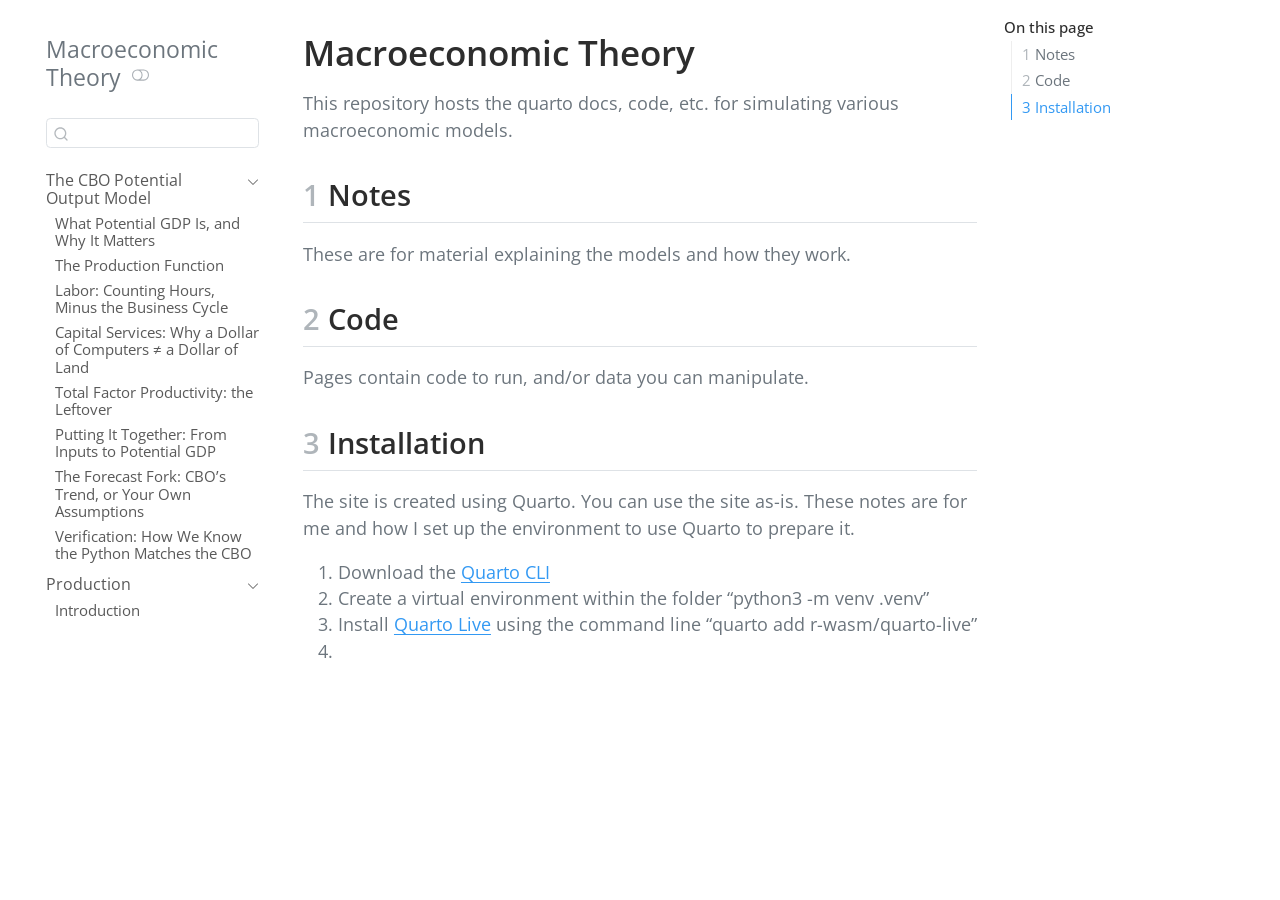
<file: docs/index.html>
<!DOCTYPE html>
<html xmlns="http://www.w3.org/1999/xhtml" lang="en" xml:lang="en"><head>

<meta charset="utf-8">
<meta name="generator" content="quarto-1.9.38">

<meta name="viewport" content="width=device-width, initial-scale=1.0, user-scalable=yes">


<title>Macroeconomic Theory</title>
<style>
/* Default styles provided by pandoc.
** See https://pandoc.org/MANUAL.html#variables-for-html for config info.
*/
code{white-space: pre-wrap;}
span.smallcaps{font-variant: small-caps;}
div.columns{display: flex; gap: min(4vw, 1.5em);}
div.column{flex: auto; overflow-x: auto;}
div.hanging-indent{margin-left: 1.5em; text-indent: -1.5em;}
ul.task-list{list-style: none;}
ul.task-list li input[type="checkbox"] {
  width: 0.8em;
  margin: 0 0.8em 0.2em -1em; /* quarto-specific, see https://github.com/quarto-dev/quarto-cli/issues/4556 */ 
  vertical-align: middle;
}
</style>


<script src="site_libs/quarto-nav/quarto-nav.js"></script>
<script src="site_libs/quarto-nav/headroom.min.js"></script>
<script src="site_libs/clipboard/clipboard.min.js"></script>
<script src="site_libs/quarto-search/autocomplete.umd.js"></script>
<script src="site_libs/quarto-search/fuse.min.js"></script>
<script src="site_libs/quarto-search/quarto-search.js"></script>
<meta name="quarto:offset" content="./">
<script src="site_libs/quarto-html/quarto.js" type="module"></script>
<script src="site_libs/quarto-html/tabsets/tabsets.js" type="module"></script>
<script src="site_libs/quarto-html/popper.min.js"></script>
<script src="site_libs/quarto-html/tippy.umd.min.js"></script>
<script src="site_libs/quarto-html/anchor.min.js"></script>
<link href="site_libs/quarto-html/tippy.css" rel="stylesheet">
<link href="site_libs/quarto-html/quarto-syntax-highlighting-15634bcf2e68342d4ad2dfa704d543f6.css" rel="stylesheet" class="quarto-color-scheme" id="quarto-text-highlighting-styles">
<link href="site_libs/quarto-html/quarto-syntax-highlighting-dark-0a6b7249c26820e032cb0bd839ff02b1.css" rel="stylesheet" class="quarto-color-scheme quarto-color-alternate" id="quarto-text-highlighting-styles">
<link href="site_libs/quarto-html/quarto-syntax-highlighting-15634bcf2e68342d4ad2dfa704d543f6.css" rel="stylesheet" class="quarto-color-scheme-extra" id="quarto-text-highlighting-styles">
<script src="site_libs/bootstrap/bootstrap.min.js"></script>
<link href="site_libs/bootstrap/bootstrap-icons.css" rel="stylesheet">
<link href="site_libs/bootstrap/bootstrap-124ba3beef5f1105e20675a7b5a499cc.min.css" rel="stylesheet" append-hash="true" class="quarto-color-scheme" id="quarto-bootstrap" data-mode="light">
<link href="site_libs/bootstrap/bootstrap-dark-fb23d34453449aa81bcd29465aa44c84.min.css" rel="stylesheet" append-hash="true" class="quarto-color-scheme quarto-color-alternate" id="quarto-bootstrap" data-mode="dark">
<link href="site_libs/bootstrap/bootstrap-124ba3beef5f1105e20675a7b5a499cc.min.css" rel="stylesheet" append-hash="true" class="quarto-color-scheme-extra" id="quarto-bootstrap" data-mode="light">
<script src="site_libs/quarto-contrib/live-runtime/live-runtime.js" type="module"></script>
<link href="site_libs/quarto-contrib/live-runtime/live-runtime.css" rel="stylesheet">
<script id="quarto-search-options" type="application/json">{
  "location": "sidebar",
  "copy-button": false,
  "collapse-after": 3,
  "panel-placement": "start",
  "type": "textbox",
  "limit": 50,
  "keyboard-shortcut": [
    "f",
    "/",
    "s"
  ],
  "show-item-context": false,
  "language": {
    "search-no-results-text": "No results",
    "search-matching-documents-text": "matching documents",
    "search-copy-link-title": "Copy link to search",
    "search-hide-matches-text": "Hide additional matches",
    "search-more-match-text": "more match in this document",
    "search-more-matches-text": "more matches in this document",
    "search-clear-button-title": "Clear",
    "search-text-placeholder": "",
    "search-detached-cancel-button-title": "Cancel",
    "search-submit-button-title": "Submit",
    "search-label": "Search"
  }
}</script>
<script>
  window.MathJax = {
    tex: {
      tags: 'ams',
      macros: {
        // Define your global LaTeX macros here
        RR: "{\\mathbb{R}}",
        bold: ["{\\mathbf{#1}}", 1],
        E: "{\\mathbb{E}}"
      }
    }
  };
</script>


</head>

<body class="nav-sidebar floating quarto-light"><script id="quarto-html-before-body" type="application/javascript">
    const toggleBodyColorMode = (bsSheetEl) => {
      const mode = bsSheetEl.getAttribute("data-mode");
      const bodyEl = window.document.querySelector("body");
      if (mode === "dark") {
        bodyEl.classList.add("quarto-dark");
        bodyEl.classList.remove("quarto-light");
      } else {
        bodyEl.classList.add("quarto-light");
        bodyEl.classList.remove("quarto-dark");
      }
    }
    const toggleBodyColorPrimary = () => {
      const bsSheetEl = window.document.querySelector("link#quarto-bootstrap:not([rel=disabled-stylesheet])");
      if (bsSheetEl) {
        toggleBodyColorMode(bsSheetEl);
      }
    }
    const setColorSchemeToggle = (alternate) => {
      const toggles = window.document.querySelectorAll('.quarto-color-scheme-toggle');
      for (let i=0; i < toggles.length; i++) {
        const toggle = toggles[i];
        if (toggle) {
          if (alternate) {
            toggle.classList.add("alternate");
          } else {
            toggle.classList.remove("alternate");
          }
        }
      }
    };
    const toggleColorMode = (alternate) => {
      // Switch the stylesheets
      const primaryStylesheets = window.document.querySelectorAll('link.quarto-color-scheme:not(.quarto-color-alternate)');
      const alternateStylesheets = window.document.querySelectorAll('link.quarto-color-scheme.quarto-color-alternate');
      manageTransitions('#quarto-margin-sidebar .nav-link', false);
      if (alternate) {
        // note: dark is layered on light, we don't disable primary!
        enableStylesheet(alternateStylesheets);
        for (const sheetNode of alternateStylesheets) {
          if (sheetNode.id === "quarto-bootstrap") {
            toggleBodyColorMode(sheetNode);
          }
        }
      } else {
        disableStylesheet(alternateStylesheets);
        enableStylesheet(primaryStylesheets)
        toggleBodyColorPrimary();
      }
      manageTransitions('#quarto-margin-sidebar .nav-link', true);
      // Switch the toggles
      setColorSchemeToggle(alternate)
      // Hack to workaround the fact that safari doesn't
      // properly recolor the scrollbar when toggling (#1455)
      if (navigator.userAgent.indexOf('Safari') > 0 && navigator.userAgent.indexOf('Chrome') == -1) {
        manageTransitions("body", false);
        window.scrollTo(0, 1);
        setTimeout(() => {
          window.scrollTo(0, 0);
          manageTransitions("body", true);
        }, 40);
      }
    }
    const disableStylesheet = (stylesheets) => {
      for (let i=0; i < stylesheets.length; i++) {
        const stylesheet = stylesheets[i];
        stylesheet.rel = 'disabled-stylesheet';
      }
    }
    const enableStylesheet = (stylesheets) => {
      for (let i=0; i < stylesheets.length; i++) {
        const stylesheet = stylesheets[i];
        if(stylesheet.rel !== 'stylesheet') { // for Chrome, which will still FOUC without this check
          stylesheet.rel = 'stylesheet';
        }
      }
    }
    const manageTransitions = (selector, allowTransitions) => {
      const els = window.document.querySelectorAll(selector);
      for (let i=0; i < els.length; i++) {
        const el = els[i];
        if (allowTransitions) {
          el.classList.remove('notransition');
        } else {
          el.classList.add('notransition');
        }
      }
    }
    const isFileUrl = () => {
      return window.location.protocol === 'file:';
    }
    const hasAlternateSentinel = () => {
      let styleSentinel = getColorSchemeSentinel();
      if (styleSentinel !== null) {
        return styleSentinel === "alternate";
      } else {
        return false;
      }
    }
    const setStyleSentinel = (alternate) => {
      const value = alternate ? "alternate" : "default";
      if (!isFileUrl()) {
        window.localStorage.setItem("quarto-color-scheme", value);
      } else {
        localAlternateSentinel = value;
      }
    }
    const getColorSchemeSentinel = () => {
      if (!isFileUrl()) {
        const storageValue = window.localStorage.getItem("quarto-color-scheme");
        return storageValue != null ? storageValue : localAlternateSentinel;
      } else {
        return localAlternateSentinel;
      }
    }
    const toggleGiscusIfUsed = (isAlternate, darkModeDefault) => {
      const baseTheme = document.querySelector('#giscus-base-theme')?.value ?? 'light';
      const alternateTheme = document.querySelector('#giscus-alt-theme')?.value ?? 'dark';
      let newTheme = '';
      if(authorPrefersDark) {
        newTheme = isAlternate ? baseTheme : alternateTheme;
      } else {
        newTheme = isAlternate ? alternateTheme : baseTheme;
      }
      const changeGiscusTheme = () => {
        // From: https://github.com/giscus/giscus/issues/336
        const sendMessage = (message) => {
          const iframe = document.querySelector('iframe.giscus-frame');
          if (!iframe) return;
          iframe.contentWindow.postMessage({ giscus: message }, 'https://giscus.app');
        }
        sendMessage({
          setConfig: {
            theme: newTheme
          }
        });
      }
      const isGiscussLoaded = window.document.querySelector('iframe.giscus-frame') !== null;
      if (isGiscussLoaded) {
        changeGiscusTheme();
      }
    };
    const authorPrefersDark = false;
    const darkModeDefault = authorPrefersDark;
      document.querySelector('link#quarto-text-highlighting-styles.quarto-color-scheme-extra').rel = 'disabled-stylesheet';
      document.querySelector('link#quarto-bootstrap.quarto-color-scheme-extra').rel = 'disabled-stylesheet';
    let localAlternateSentinel = darkModeDefault ? 'alternate' : 'default';
    // Dark / light mode switch
    window.quartoToggleColorScheme = () => {
      // Read the current dark / light value
      let toAlternate = !hasAlternateSentinel();
      toggleColorMode(toAlternate);
      setStyleSentinel(toAlternate);
      toggleGiscusIfUsed(toAlternate, darkModeDefault);
      window.dispatchEvent(new Event('resize'));
    };
    // Switch to dark mode if need be
    if (hasAlternateSentinel()) {
      toggleColorMode(true);
    } else {
      toggleColorMode(false);
    }
  </script>

<div id="quarto-search-results"></div>
  <header id="quarto-header" class="headroom fixed-top">
  <nav class="quarto-secondary-nav">
    <div class="container-fluid d-flex">
      <button type="button" class="quarto-btn-toggle btn" data-bs-toggle="collapse" role="button" data-bs-target=".quarto-sidebar-collapse-item" aria-controls="quarto-sidebar" aria-expanded="false" aria-label="Toggle sidebar navigation" onclick="if (window.quartoToggleHeadroom) { window.quartoToggleHeadroom(); }">
        <i class="bi bi-layout-text-sidebar-reverse"></i>
      </button>
        <nav class="quarto-page-breadcrumbs" aria-label="breadcrumb"><ol class="breadcrumb"><li class="breadcrumb-item">
      Macroeconomic Theory
      </li></ol></nav>
        <a class="flex-grow-1" role="navigation" data-bs-toggle="collapse" data-bs-target=".quarto-sidebar-collapse-item" aria-controls="quarto-sidebar" aria-expanded="false" aria-label="Toggle sidebar navigation" onclick="if (window.quartoToggleHeadroom) { window.quartoToggleHeadroom(); }">      
        </a>
      <button type="button" class="btn quarto-search-button" aria-label="Search" onclick="window.quartoOpenSearch();">
        <i class="bi bi-search"></i>
      </button>
    </div>
  </nav>
</header>
<!-- content -->
<div id="quarto-content" class="quarto-container page-columns page-rows-contents page-layout-full">
<!-- sidebar -->
  <nav id="quarto-sidebar" class="sidebar collapse collapse-horizontal quarto-sidebar-collapse-item sidebar-navigation floating overflow-auto">
    <div class="pt-lg-2 mt-2 text-left sidebar-header">
    <div class="sidebar-title mb-0 py-0">
      <a href="./">Macroeconomic Theory</a> 
        <div class="sidebar-tools-main">
  <a href="" class="quarto-color-scheme-toggle quarto-navigation-tool  px-1" onclick="window.quartoToggleColorScheme(); return false;" title="Toggle dark mode"><i class="bi"></i></a>
</div>
    </div>
      </div>
        <div class="mt-2 flex-shrink-0 align-items-center">
        <div class="sidebar-search">
        <div id="quarto-search" class="" title="Search"></div>
        </div>
        </div>
    <div class="sidebar-menu-container"> 
    <ul class="list-unstyled mt-1">
        <li class="sidebar-item sidebar-item-section">
      <div class="sidebar-item-container"> 
            <a href="./cbo/index.html" class="sidebar-item-text sidebar-link">
 <span class="menu-text">The CBO Potential Output Model</span></a>
          <a class="sidebar-item-toggle text-start" data-bs-toggle="collapse" data-bs-target="#quarto-sidebar-section-1" role="navigation" aria-expanded="true" aria-label="Toggle section">
            <i class="bi bi-chevron-right ms-2"></i>
          </a> 
      </div>
      <ul id="quarto-sidebar-section-1" class="collapse list-unstyled sidebar-section depth1 show">  
          <li class="sidebar-item">
  <div class="sidebar-item-container"> 
  <a href="./cbo/potential-output.html" class="sidebar-item-text sidebar-link">
 <span class="menu-text">What Potential GDP Is, and Why It Matters</span></a>
  </div>
</li>
          <li class="sidebar-item">
  <div class="sidebar-item-container"> 
  <a href="./cbo/production-function.html" class="sidebar-item-text sidebar-link">
 <span class="menu-text">The Production Function</span></a>
  </div>
</li>
          <li class="sidebar-item">
  <div class="sidebar-item-container"> 
  <a href="./cbo/labor.html" class="sidebar-item-text sidebar-link">
 <span class="menu-text">Labor: Counting Hours, Minus the Business Cycle</span></a>
  </div>
</li>
          <li class="sidebar-item">
  <div class="sidebar-item-container"> 
  <a href="./cbo/capital.html" class="sidebar-item-text sidebar-link">
 <span class="menu-text">Capital Services: Why a Dollar of Computers ≠ a Dollar of Land</span></a>
  </div>
</li>
          <li class="sidebar-item">
  <div class="sidebar-item-container"> 
  <a href="./cbo/tfp.html" class="sidebar-item-text sidebar-link">
 <span class="menu-text">Total Factor Productivity: the Leftover</span></a>
  </div>
</li>
          <li class="sidebar-item">
  <div class="sidebar-item-container"> 
  <a href="./cbo/aggregation.html" class="sidebar-item-text sidebar-link">
 <span class="menu-text">Putting It Together: From Inputs to Potential GDP</span></a>
  </div>
</li>
          <li class="sidebar-item">
  <div class="sidebar-item-container"> 
  <a href="./cbo/forecast.html" class="sidebar-item-text sidebar-link">
 <span class="menu-text">The Forecast Fork: CBO’s Trend, or Your Own Assumptions</span></a>
  </div>
</li>
          <li class="sidebar-item">
  <div class="sidebar-item-container"> 
  <a href="./cbo/verification.html" class="sidebar-item-text sidebar-link">
 <span class="menu-text">Verification: How We Know the Python Matches the CBO</span></a>
  </div>
</li>
      </ul>
  </li>
        <li class="sidebar-item sidebar-item-section">
      <div class="sidebar-item-container"> 
            <a class="sidebar-item-text sidebar-link text-start" data-bs-toggle="collapse" data-bs-target="#quarto-sidebar-section-2" role="navigation" aria-expanded="true">
 <span class="menu-text">Production</span></a>
          <a class="sidebar-item-toggle text-start" data-bs-toggle="collapse" data-bs-target="#quarto-sidebar-section-2" role="navigation" aria-expanded="true" aria-label="Toggle section">
            <i class="bi bi-chevron-right ms-2"></i>
          </a> 
      </div>
      <ul id="quarto-sidebar-section-2" class="collapse list-unstyled sidebar-section depth1 show">  
          <li class="sidebar-item">
  <div class="sidebar-item-container"> 
  <a href="./production/introduction.html" class="sidebar-item-text sidebar-link">
 <span class="menu-text">Introduction</span></a>
  </div>
</li>
      </ul>
  </li>
    </ul>
    </div>
</nav>
<div id="quarto-sidebar-glass" class="quarto-sidebar-collapse-item" data-bs-toggle="collapse" data-bs-target=".quarto-sidebar-collapse-item"></div>
<!-- margin-sidebar -->
    <div id="quarto-margin-sidebar" class="sidebar margin-sidebar">
        <nav id="TOC" role="doc-toc" class="toc-active">
    <h2 id="toc-title">On this page</h2>
   
  <ul>
  <li><a href="#notes" id="toc-notes" class="nav-link active" data-scroll-target="#notes"><span class="header-section-number">1</span> Notes</a></li>
  <li><a href="#code" id="toc-code" class="nav-link" data-scroll-target="#code"><span class="header-section-number">2</span> Code</a></li>
  <li><a href="#installation" id="toc-installation" class="nav-link" data-scroll-target="#installation"><span class="header-section-number">3</span> Installation</a></li>
  </ul>
</nav>
    </div>
<!-- main -->
<main class="content column-body" id="quarto-document-content">


<header id="title-block-header" class="quarto-title-block default">
<div class="quarto-title">
<h1 class="title">Macroeconomic Theory</h1>
</div>



<div class="quarto-title-meta column-body">

    
  
    
  </div>
  


</header>


<p>This repository hosts the quarto docs, code, etc. for simulating various macroeconomic models.</p>
<section id="notes" class="level2" data-number="1">
<h2 data-number="1" class="anchored" data-anchor-id="notes"><span class="header-section-number">1</span> Notes</h2>
<p>These are for material explaining the models and how they work.</p>
</section>
<section id="code" class="level2" data-number="2">
<h2 data-number="2" class="anchored" data-anchor-id="code"><span class="header-section-number">2</span> Code</h2>
<p>Pages contain code to run, and/or data you can manipulate.</p>
</section>
<section id="installation" class="level2" data-number="3">
<h2 data-number="3" class="anchored" data-anchor-id="installation"><span class="header-section-number">3</span> Installation</h2>
<p>The site is created using Quarto. You can use the site as-is. These notes are for me and how I set up the environment to use Quarto to prepare it.</p>
<ol type="1">
<li>Download the <a href="https://quarto.org/docs/get-started/">Quarto CLI</a></li>
<li>Create a virtual environment within the folder “python3 -m venv .venv”</li>
<li>Install <a href="https://r-wasm.github.io/quarto-live/">Quarto Live</a> using the command line “quarto add r-wasm/quarto-live”</li>
<li></li>
</ol>


<script type="ojs-module-contents">
eyJjb250ZW50cyI6W119
</script>
<div id="exercise-loading-indicator" class="exercise-loading-indicator d-none d-flex align-items-center gap-2">
<div id="exercise-loading-status" class="d-flex gap-2">

</div>
<div class="spinner-grow spinner-grow-sm">

</div>
</div>
<script type="vfs-file">
W10=
</script>
</section>

</main> <!-- /main -->
<script id="quarto-html-after-body" type="application/javascript">
  window.document.addEventListener("DOMContentLoaded", function (event) {
    // Ensure there is a toggle, if there isn't float one in the top right
    if (window.document.querySelector('.quarto-color-scheme-toggle') === null) {
      const a = window.document.createElement('a');
      a.classList.add('top-right');
      a.classList.add('quarto-color-scheme-toggle');
      a.href = "";
      a.onclick = function() { try { window.quartoToggleColorScheme(); } catch {} return false; };
      const i = window.document.createElement("i");
      i.classList.add('bi');
      a.appendChild(i);
      window.document.body.appendChild(a);
    }
    setColorSchemeToggle(hasAlternateSentinel())
    const icon = "";
    const anchorJS = new window.AnchorJS();
    anchorJS.options = {
      placement: 'right',
      icon: icon
    };
    anchorJS.add('.anchored');
    const isCodeAnnotation = (el) => {
      for (const clz of el.classList) {
        if (clz.startsWith('code-annotation-')) {                     
          return true;
        }
      }
      return false;
    }
    const onCopySuccess = function(e) {
      // button target
      const button = e.trigger;
      // don't keep focus
      button.blur();
      // flash "checked"
      button.classList.add('code-copy-button-checked');
      var currentTitle = button.getAttribute("title");
      button.setAttribute("title", "Copied!");
      let tooltip;
      if (window.bootstrap) {
        button.setAttribute("data-bs-toggle", "tooltip");
        button.setAttribute("data-bs-placement", "left");
        button.setAttribute("data-bs-title", "Copied!");
        tooltip = new bootstrap.Tooltip(button, 
          { trigger: "manual", 
            customClass: "code-copy-button-tooltip",
            offset: [0, -8]});
        tooltip.show();    
      }
      setTimeout(function() {
        if (tooltip) {
          tooltip.hide();
          button.removeAttribute("data-bs-title");
          button.removeAttribute("data-bs-toggle");
          button.removeAttribute("data-bs-placement");
        }
        button.setAttribute("title", currentTitle);
        button.classList.remove('code-copy-button-checked');
      }, 1000);
      // clear code selection
      e.clearSelection();
    }
    const getTextToCopy = function(trigger) {
      const outerScaffold = trigger.parentElement.cloneNode(true);
      const codeEl = outerScaffold.querySelector('code');
      for (const childEl of codeEl.children) {
        if (isCodeAnnotation(childEl)) {
          childEl.remove();
        }
      }
      return codeEl.innerText;
    }
    const clipboard = new window.ClipboardJS('.code-copy-button:not([data-in-quarto-modal])', {
      text: getTextToCopy
    });
    clipboard.on('success', onCopySuccess);
    if (window.document.getElementById('quarto-embedded-source-code-modal')) {
      const clipboardModal = new window.ClipboardJS('.code-copy-button[data-in-quarto-modal]', {
        text: getTextToCopy,
        container: window.document.getElementById('quarto-embedded-source-code-modal')
      });
      clipboardModal.on('success', onCopySuccess);
    }
      var localhostRegex = new RegExp(/^(?:http|https):\/\/localhost\:?[0-9]*\//);
      var mailtoRegex = new RegExp(/^mailto:/);
        var filterRegex = new RegExp('/' + window.location.host + '/');
      var isInternal = (href) => {
          return filterRegex.test(href) || localhostRegex.test(href) || mailtoRegex.test(href);
      }
      // Inspect non-navigation links and adorn them if external
     var links = window.document.querySelectorAll('a[href]:not(.nav-link):not(.navbar-brand):not(.toc-action):not(.sidebar-link):not(.sidebar-item-toggle):not(.pagination-link):not(.no-external):not([aria-hidden]):not(.dropdown-item):not(.quarto-navigation-tool):not(.about-link)');
      for (var i=0; i<links.length; i++) {
        const link = links[i];
        if (!isInternal(link.href)) {
          // undo the damage that might have been done by quarto-nav.js in the case of
          // links that we want to consider external
          if (link.dataset.originalHref !== undefined) {
            link.href = link.dataset.originalHref;
          }
        }
      }
    function tippyHover(el, contentFn, onTriggerFn, onUntriggerFn) {
      const config = {
        allowHTML: true,
        maxWidth: 500,
        delay: 100,
        arrow: false,
        appendTo: function(el) {
            return el.parentElement;
        },
        interactive: true,
        interactiveBorder: 10,
        theme: 'quarto',
        placement: 'bottom-start',
      };
      if (contentFn) {
        config.content = contentFn;
      }
      if (onTriggerFn) {
        config.onTrigger = onTriggerFn;
      }
      if (onUntriggerFn) {
        config.onUntrigger = onUntriggerFn;
      }
      window.tippy(el, config); 
    }
    const noterefs = window.document.querySelectorAll('a[role="doc-noteref"]');
    for (var i=0; i<noterefs.length; i++) {
      const ref = noterefs[i];
      tippyHover(ref, function() {
        // use id or data attribute instead here
        let href = ref.getAttribute('data-footnote-href') || ref.getAttribute('href');
        try { href = new URL(href).hash; } catch {}
        const id = href.replace(/^#\/?/, "");
        const note = window.document.getElementById(id);
        if (note) {
          return note.innerHTML;
        } else {
          return "";
        }
      });
    }
    const xrefs = window.document.querySelectorAll('a.quarto-xref');
    const processXRef = (id, note) => {
      // Strip column container classes
      const stripColumnClz = (el) => {
        el.classList.remove("page-full", "page-columns");
        if (el.children) {
          for (const child of el.children) {
            stripColumnClz(child);
          }
        }
      }
      stripColumnClz(note)
      if (id === null || id.startsWith('sec-')) {
        // Special case sections, only their first couple elements
        const container = document.createElement("div");
        if (note.children && note.children.length > 2) {
          container.appendChild(note.children[0].cloneNode(true));
          for (let i = 1; i < note.children.length; i++) {
            const child = note.children[i];
            if (child.tagName === "P" && child.innerText === "") {
              continue;
            } else {
              container.appendChild(child.cloneNode(true));
              break;
            }
          }
          if (window.Quarto?.typesetMath) {
            window.Quarto.typesetMath(container);
          }
          return container.innerHTML
        } else {
          if (window.Quarto?.typesetMath) {
            window.Quarto.typesetMath(note);
          }
          return note.innerHTML;
        }
      } else {
        // Remove any anchor links if they are present
        const anchorLink = note.querySelector('a.anchorjs-link');
        if (anchorLink) {
          anchorLink.remove();
        }
        if (window.Quarto?.typesetMath) {
          window.Quarto.typesetMath(note);
        }
        if (note.classList.contains("callout")) {
          return note.outerHTML;
        } else {
          return note.innerHTML;
        }
      }
    }
    for (var i=0; i<xrefs.length; i++) {
      const xref = xrefs[i];
      tippyHover(xref, undefined, function(instance) {
        instance.disable();
        let url = xref.getAttribute('href');
        let hash = undefined; 
        if (url.startsWith('#')) {
          hash = url;
        } else {
          try { hash = new URL(url).hash; } catch {}
        }
        if (hash) {
          const id = hash.replace(/^#\/?/, "");
          const note = window.document.getElementById(id);
          if (note !== null) {
            try {
              const html = processXRef(id, note.cloneNode(true));
              instance.setContent(html);
            } finally {
              instance.enable();
              instance.show();
            }
          } else {
            // See if we can fetch this
            fetch(url.split('#')[0])
            .then(res => res.text())
            .then(html => {
              const parser = new DOMParser();
              const htmlDoc = parser.parseFromString(html, "text/html");
              const note = htmlDoc.getElementById(id);
              if (note !== null) {
                const html = processXRef(id, note);
                instance.setContent(html);
              } 
            }).finally(() => {
              instance.enable();
              instance.show();
            });
          }
        } else {
          // See if we can fetch a full url (with no hash to target)
          // This is a special case and we should probably do some content thinning / targeting
          fetch(url)
          .then(res => res.text())
          .then(html => {
            const parser = new DOMParser();
            const htmlDoc = parser.parseFromString(html, "text/html");
            const note = htmlDoc.querySelector('main.content');
            if (note !== null) {
              // This should only happen for chapter cross references
              // (since there is no id in the URL)
              // remove the first header
              if (note.children.length > 0 && note.children[0].tagName === "HEADER") {
                note.children[0].remove();
              }
              const html = processXRef(null, note);
              instance.setContent(html);
            } 
          }).finally(() => {
            instance.enable();
            instance.show();
          });
        }
      }, function(instance) {
      });
    }
        let selectedAnnoteEl;
        const selectorForAnnotation = ( cell, annotation) => {
          let cellAttr = 'data-code-cell="' + cell + '"';
          let lineAttr = 'data-code-annotation="' +  annotation + '"';
          const selector = 'span[' + cellAttr + '][' + lineAttr + ']';
          return selector;
        }
        const selectCodeLines = (annoteEl) => {
          const doc = window.document;
          const targetCell = annoteEl.getAttribute("data-target-cell");
          const targetAnnotation = annoteEl.getAttribute("data-target-annotation");
          const annoteSpan = window.document.querySelector(selectorForAnnotation(targetCell, targetAnnotation));
          const lines = annoteSpan.getAttribute("data-code-lines").split(",");
          const lineIds = lines.map((line) => {
            return targetCell + "-" + line;
          })
          let top = null;
          let height = null;
          let parent = null;
          if (lineIds.length > 0) {
              //compute the position of the single el (top and bottom and make a div)
              const el = window.document.getElementById(lineIds[0]);
              top = el.offsetTop;
              height = el.offsetHeight;
              parent = el.parentElement.parentElement;
            if (lineIds.length > 1) {
              const lastEl = window.document.getElementById(lineIds[lineIds.length - 1]);
              const bottom = lastEl.offsetTop + lastEl.offsetHeight;
              height = bottom - top;
            }
            if (top !== null && height !== null && parent !== null) {
              // cook up a div (if necessary) and position it 
              let div = window.document.getElementById("code-annotation-line-highlight");
              if (div === null) {
                div = window.document.createElement("div");
                div.setAttribute("id", "code-annotation-line-highlight");
                div.style.position = 'absolute';
                parent.appendChild(div);
              }
              div.style.top = top - 2 + "px";
              div.style.height = height + 4 + "px";
              div.style.left = 0;
              let gutterDiv = window.document.getElementById("code-annotation-line-highlight-gutter");
              if (gutterDiv === null) {
                gutterDiv = window.document.createElement("div");
                gutterDiv.setAttribute("id", "code-annotation-line-highlight-gutter");
                gutterDiv.style.position = 'absolute';
                const codeCell = window.document.getElementById(targetCell);
                const gutter = codeCell.querySelector('.code-annotation-gutter');
                gutter.appendChild(gutterDiv);
              }
              gutterDiv.style.top = top - 2 + "px";
              gutterDiv.style.height = height + 4 + "px";
            }
            selectedAnnoteEl = annoteEl;
          }
        };
        const unselectCodeLines = () => {
          const elementsIds = ["code-annotation-line-highlight", "code-annotation-line-highlight-gutter"];
          elementsIds.forEach((elId) => {
            const div = window.document.getElementById(elId);
            if (div) {
              div.remove();
            }
          });
          selectedAnnoteEl = undefined;
        };
          // Handle positioning of the toggle
      window.addEventListener(
        "resize",
        throttle(() => {
          elRect = undefined;
          if (selectedAnnoteEl) {
            selectCodeLines(selectedAnnoteEl);
          }
        }, 10)
      );
      function throttle(fn, ms) {
      let throttle = false;
      let timer;
        return (...args) => {
          if(!throttle) { // first call gets through
              fn.apply(this, args);
              throttle = true;
          } else { // all the others get throttled
              if(timer) clearTimeout(timer); // cancel #2
              timer = setTimeout(() => {
                fn.apply(this, args);
                timer = throttle = false;
              }, ms);
          }
        };
      }
        // Attach click handler to the DT
        const annoteDls = window.document.querySelectorAll('dt[data-target-cell]');
        for (const annoteDlNode of annoteDls) {
          annoteDlNode.addEventListener('click', (event) => {
            const clickedEl = event.target;
            if (clickedEl !== selectedAnnoteEl) {
              unselectCodeLines();
              const activeEl = window.document.querySelector('dt[data-target-cell].code-annotation-active');
              if (activeEl) {
                activeEl.classList.remove('code-annotation-active');
              }
              selectCodeLines(clickedEl);
              clickedEl.classList.add('code-annotation-active');
            } else {
              // Unselect the line
              unselectCodeLines();
              clickedEl.classList.remove('code-annotation-active');
            }
          });
        }
    const findCites = (el) => {
      const parentEl = el.parentElement;
      if (parentEl) {
        const cites = parentEl.dataset.cites;
        if (cites) {
          return {
            el,
            cites: cites.split(' ')
          };
        } else {
          return findCites(el.parentElement)
        }
      } else {
        return undefined;
      }
    };
    var bibliorefs = window.document.querySelectorAll('a[role="doc-biblioref"]');
    for (var i=0; i<bibliorefs.length; i++) {
      const ref = bibliorefs[i];
      const citeInfo = findCites(ref);
      if (citeInfo) {
        tippyHover(citeInfo.el, function() {
          var popup = window.document.createElement('div');
          citeInfo.cites.forEach(function(cite) {
            var citeDiv = window.document.createElement('div');
            citeDiv.classList.add('hanging-indent');
            citeDiv.classList.add('csl-entry');
            var biblioDiv = window.document.getElementById('ref-' + cite);
            if (biblioDiv) {
              citeDiv.innerHTML = biblioDiv.innerHTML;
            }
            popup.appendChild(citeDiv);
          });
          return popup.innerHTML;
        });
      }
    }
  });
  </script>
</div> <!-- /content -->




</body></html>
</file>
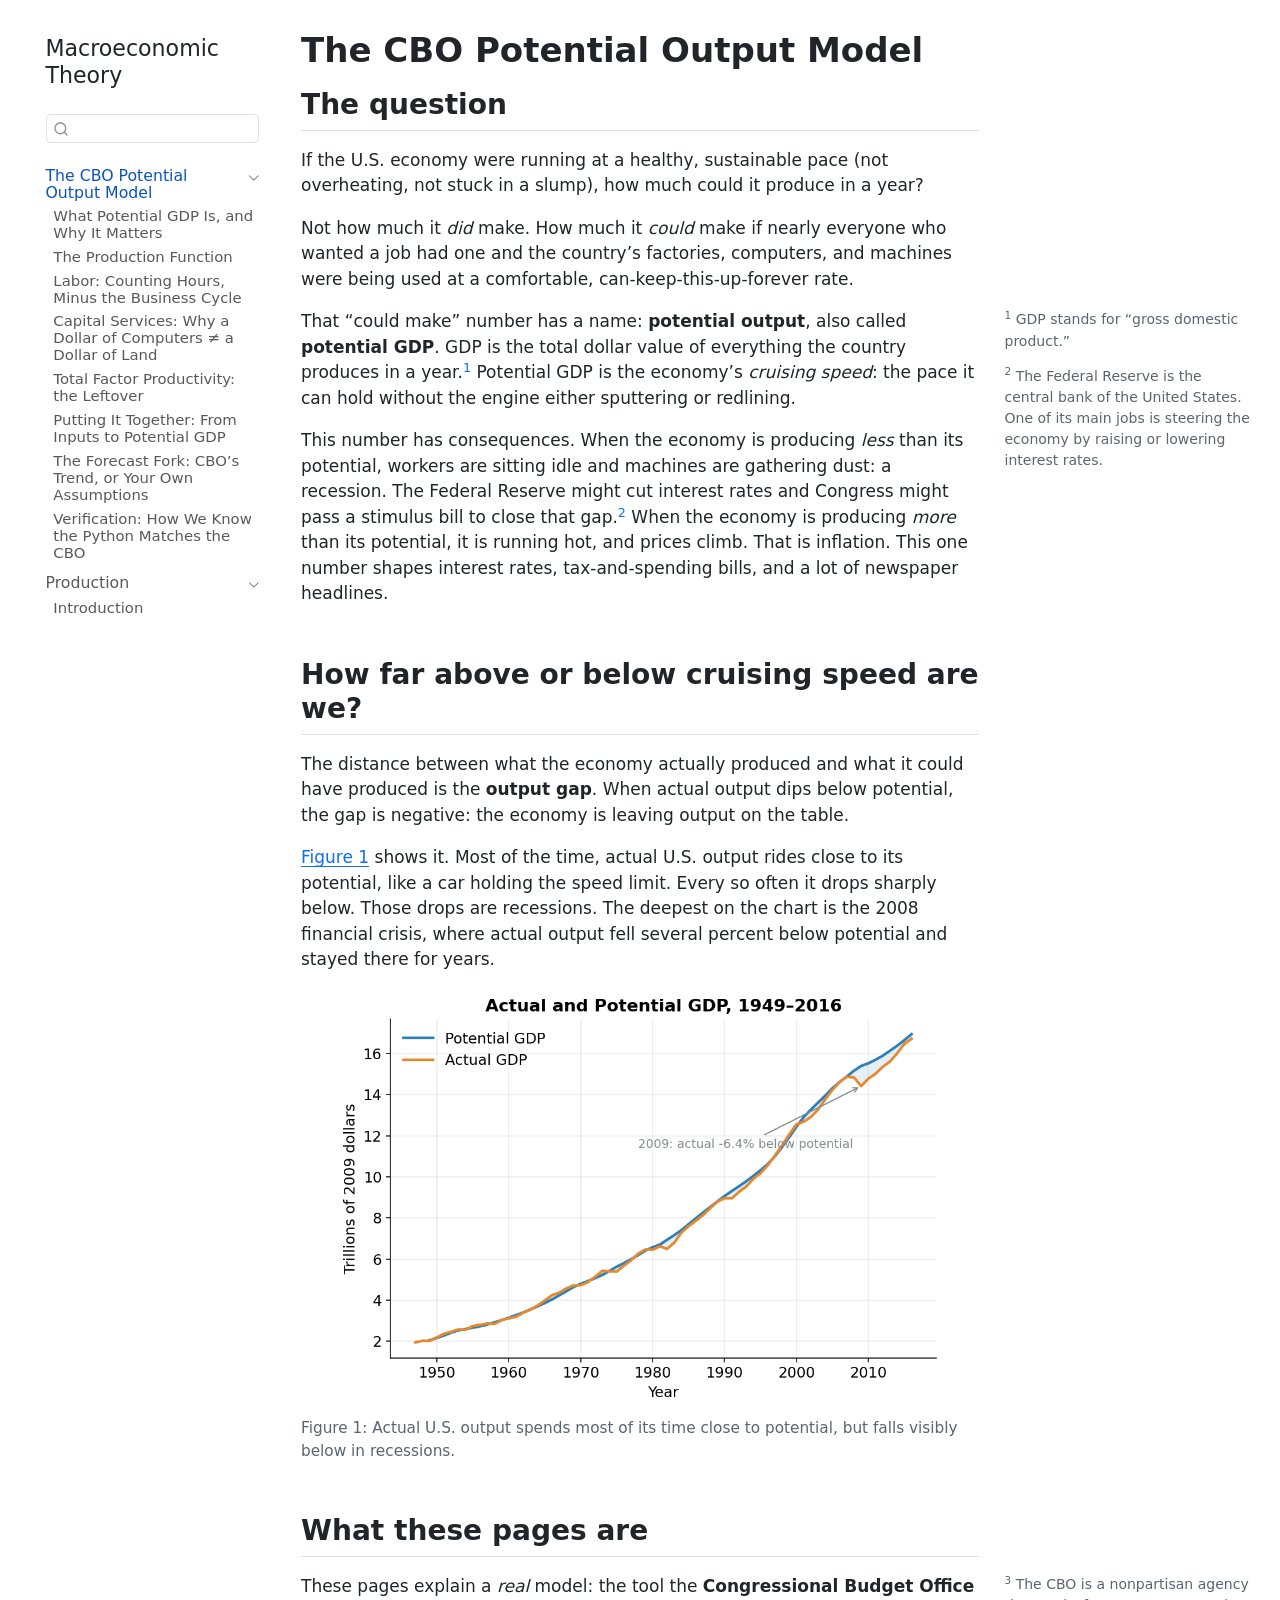
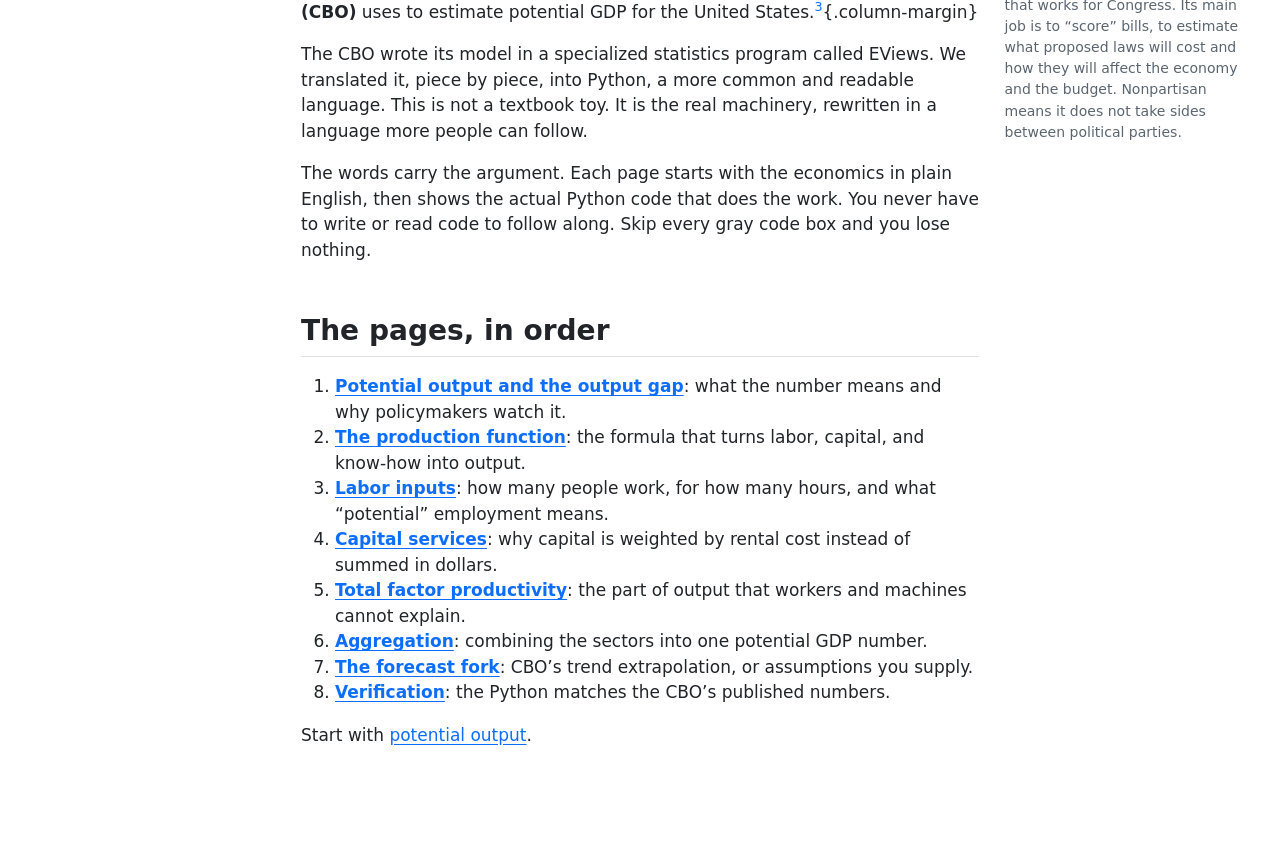
<file: docs/cbo/index.html>
<!DOCTYPE html>
<html xmlns="http://www.w3.org/1999/xhtml" lang="en" xml:lang="en"><head>

<meta charset="utf-8">
<meta name="generator" content="quarto-1.9.38">

<meta name="viewport" content="width=device-width, initial-scale=1.0, user-scalable=yes">


<title>The CBO Potential Output Model – Macroeconomic Theory</title>
<style>
/* Default styles provided by pandoc.
** See https://pandoc.org/MANUAL.html#variables-for-html for config info.
*/
code{white-space: pre-wrap;}
span.smallcaps{font-variant: small-caps;}
div.columns{display: flex; gap: min(4vw, 1.5em);}
div.column{flex: auto; overflow-x: auto;}
div.hanging-indent{margin-left: 1.5em; text-indent: -1.5em;}
ul.task-list{list-style: none;}
ul.task-list li input[type="checkbox"] {
  width: 0.8em;
  margin: 0 0.8em 0.2em -1em; /* quarto-specific, see https://github.com/quarto-dev/quarto-cli/issues/4556 */ 
  vertical-align: middle;
}
</style>


<script src="../site_libs/quarto-nav/quarto-nav.js"></script>
<script src="../site_libs/quarto-nav/headroom.min.js"></script>
<script src="../site_libs/clipboard/clipboard.min.js"></script>
<script src="../site_libs/quarto-search/autocomplete.umd.js"></script>
<script src="../site_libs/quarto-search/fuse.min.js"></script>
<script src="../site_libs/quarto-search/quarto-search.js"></script>
<meta name="quarto:offset" content="../">
<script src="../site_libs/quarto-html/quarto.js" type="module"></script>
<script src="../site_libs/quarto-html/tabsets/tabsets.js" type="module"></script>
<script src="../site_libs/quarto-html/popper.min.js"></script>
<script src="../site_libs/quarto-html/tippy.umd.min.js"></script>
<script src="../site_libs/quarto-html/anchor.min.js"></script>
<link href="../site_libs/quarto-html/tippy.css" rel="stylesheet">
<link href="../site_libs/quarto-html/quarto-syntax-highlighting-15634bcf2e68342d4ad2dfa704d543f6.css" rel="stylesheet" id="quarto-text-highlighting-styles">
<script src="../site_libs/bootstrap/bootstrap.min.js"></script>
<link href="../site_libs/bootstrap/bootstrap-icons.css" rel="stylesheet">
<link href="../site_libs/bootstrap/bootstrap-45431c2918bd31147ddb3fa7038bb99f.min.css" rel="stylesheet" append-hash="true" id="quarto-bootstrap" data-mode="light">
<script src="../site_libs/quarto-contrib/live-runtime/live-runtime.js" type="module"></script>
<link href="../site_libs/quarto-contrib/live-runtime/live-runtime.css" rel="stylesheet">
<script id="quarto-search-options" type="application/json">{
  "location": "sidebar",
  "copy-button": false,
  "collapse-after": 3,
  "panel-placement": "start",
  "type": "textbox",
  "limit": 50,
  "keyboard-shortcut": [
    "f",
    "/",
    "s"
  ],
  "show-item-context": false,
  "language": {
    "search-no-results-text": "No results",
    "search-matching-documents-text": "matching documents",
    "search-copy-link-title": "Copy link to search",
    "search-hide-matches-text": "Hide additional matches",
    "search-more-match-text": "more match in this document",
    "search-more-matches-text": "more matches in this document",
    "search-clear-button-title": "Clear",
    "search-text-placeholder": "",
    "search-detached-cancel-button-title": "Cancel",
    "search-submit-button-title": "Submit",
    "search-label": "Search"
  }
}</script>
<script type="module" src="../site_libs/quarto-ojs/quarto-ojs-runtime.js"></script>
<link href="../site_libs/quarto-ojs/quarto-ojs.css" rel="stylesheet">


</head>

<body class="nav-sidebar floating slimcontent quarto-light">

<div id="quarto-search-results"></div>
  <header id="quarto-header" class="headroom fixed-top">
  <nav class="quarto-secondary-nav">
    <div class="container-fluid d-flex">
      <button type="button" class="quarto-btn-toggle btn" data-bs-toggle="collapse" role="button" data-bs-target=".quarto-sidebar-collapse-item" aria-controls="quarto-sidebar" aria-expanded="false" aria-label="Toggle sidebar navigation" onclick="if (window.quartoToggleHeadroom) { window.quartoToggleHeadroom(); }">
        <i class="bi bi-layout-text-sidebar-reverse"></i>
      </button>
        <nav class="quarto-page-breadcrumbs" aria-label="breadcrumb"><ol class="breadcrumb"><li class="breadcrumb-item"><a href="../cbo/index.html">The CBO Potential Output Model</a></li></ol></nav>
        <a class="flex-grow-1" role="navigation" data-bs-toggle="collapse" data-bs-target=".quarto-sidebar-collapse-item" aria-controls="quarto-sidebar" aria-expanded="false" aria-label="Toggle sidebar navigation" onclick="if (window.quartoToggleHeadroom) { window.quartoToggleHeadroom(); }">      
        </a>
      <button type="button" class="btn quarto-search-button" aria-label="Search" onclick="window.quartoOpenSearch();">
        <i class="bi bi-search"></i>
      </button>
    </div>
  </nav>
</header>
<!-- content -->
<div id="quarto-content" class="quarto-container page-columns page-rows-contents page-layout-article">
<!-- sidebar -->
  <nav id="quarto-sidebar" class="sidebar collapse collapse-horizontal quarto-sidebar-collapse-item sidebar-navigation floating overflow-auto">
    <div class="pt-lg-2 mt-2 text-left sidebar-header">
    <div class="sidebar-title mb-0 py-0">
      <a href="../">Macroeconomic Theory</a> 
    </div>
      </div>
        <div class="mt-2 flex-shrink-0 align-items-center">
        <div class="sidebar-search">
        <div id="quarto-search" class="" title="Search"></div>
        </div>
        </div>
    <div class="sidebar-menu-container"> 
    <ul class="list-unstyled mt-1">
        <li class="sidebar-item sidebar-item-section">
      <div class="sidebar-item-container"> 
            <a href="../cbo/index.html" class="sidebar-item-text sidebar-link active">
 <span class="menu-text">The CBO Potential Output Model</span></a>
          <a class="sidebar-item-toggle text-start" data-bs-toggle="collapse" data-bs-target="#quarto-sidebar-section-1" role="navigation" aria-expanded="true" aria-label="Toggle section">
            <i class="bi bi-chevron-right ms-2"></i>
          </a> 
      </div>
      <ul id="quarto-sidebar-section-1" class="collapse list-unstyled sidebar-section depth1 show">  
          <li class="sidebar-item">
  <div class="sidebar-item-container"> 
  <a href="../cbo/potential-output.html" class="sidebar-item-text sidebar-link">
 <span class="menu-text">What Potential GDP Is, and Why It Matters</span></a>
  </div>
</li>
          <li class="sidebar-item">
  <div class="sidebar-item-container"> 
  <a href="../cbo/production-function.html" class="sidebar-item-text sidebar-link">
 <span class="menu-text">The Production Function</span></a>
  </div>
</li>
          <li class="sidebar-item">
  <div class="sidebar-item-container"> 
  <a href="../cbo/labor.html" class="sidebar-item-text sidebar-link">
 <span class="menu-text">Labor: Counting Hours, Minus the Business Cycle</span></a>
  </div>
</li>
          <li class="sidebar-item">
  <div class="sidebar-item-container"> 
  <a href="../cbo/capital.html" class="sidebar-item-text sidebar-link">
 <span class="menu-text">Capital Services: Why a Dollar of Computers ≠ a Dollar of Land</span></a>
  </div>
</li>
          <li class="sidebar-item">
  <div class="sidebar-item-container"> 
  <a href="../cbo/tfp.html" class="sidebar-item-text sidebar-link">
 <span class="menu-text">Total Factor Productivity: the Leftover</span></a>
  </div>
</li>
          <li class="sidebar-item">
  <div class="sidebar-item-container"> 
  <a href="../cbo/aggregation.html" class="sidebar-item-text sidebar-link">
 <span class="menu-text">Putting It Together: From Inputs to Potential GDP</span></a>
  </div>
</li>
          <li class="sidebar-item">
  <div class="sidebar-item-container"> 
  <a href="../cbo/forecast.html" class="sidebar-item-text sidebar-link">
 <span class="menu-text">The Forecast Fork: CBO’s Trend, or Your Own Assumptions</span></a>
  </div>
</li>
          <li class="sidebar-item">
  <div class="sidebar-item-container"> 
  <a href="../cbo/verification.html" class="sidebar-item-text sidebar-link">
 <span class="menu-text">Verification: How We Know the Python Matches the CBO</span></a>
  </div>
</li>
      </ul>
  </li>
        <li class="sidebar-item sidebar-item-section">
      <div class="sidebar-item-container"> 
            <a class="sidebar-item-text sidebar-link text-start" data-bs-toggle="collapse" data-bs-target="#quarto-sidebar-section-2" role="navigation" aria-expanded="true">
 <span class="menu-text">Production</span></a>
          <a class="sidebar-item-toggle text-start" data-bs-toggle="collapse" data-bs-target="#quarto-sidebar-section-2" role="navigation" aria-expanded="true" aria-label="Toggle section">
            <i class="bi bi-chevron-right ms-2"></i>
          </a> 
      </div>
      <ul id="quarto-sidebar-section-2" class="collapse list-unstyled sidebar-section depth1 show">  
          <li class="sidebar-item">
  <div class="sidebar-item-container"> 
  <a href="../production/introduction.html" class="sidebar-item-text sidebar-link">
 <span class="menu-text">Introduction</span></a>
  </div>
</li>
      </ul>
  </li>
    </ul>
    </div>
</nav>
<div id="quarto-sidebar-glass" class="quarto-sidebar-collapse-item" data-bs-toggle="collapse" data-bs-target=".quarto-sidebar-collapse-item"></div>
<!-- margin-sidebar -->
    <div id="quarto-margin-sidebar" class="sidebar margin-sidebar zindex-bottom">
        
    </div>
<!-- main -->
<main class="content page-columns page-full" id="quarto-document-content">

<header id="title-block-header" class="quarto-title-block default">
<div class="quarto-title">
<h1 class="title">The CBO Potential Output Model</h1>
</div>



<div class="quarto-title-meta">

    
  
    
  </div>
  


</header>


<section id="the-question" class="level2 page-columns page-full">
<h2 class="anchored" data-anchor-id="the-question">The question</h2>
<p>If the U.S. economy were running at a healthy, sustainable pace (not overheating, not stuck in a slump), how much could it produce in a year?</p>
<p>Not how much it <em>did</em> make. How much it <em>could</em> make if nearly everyone who wanted a job had one and the country’s factories, computers, and machines were being used at a comfortable, can-keep-this-up-forever rate.</p>
<p>That “could make” number has a name: <strong>potential output</strong>, also called <strong>potential GDP</strong>. GDP is the total dollar value of everything the country produces in a year.<a href="#fn1" class="footnote-ref" id="fnref1" role="doc-noteref"><sup>1</sup></a> Potential GDP is the economy’s <em>cruising speed</em>: the pace it can hold without the engine either sputtering or redlining.</p>
<div class="no-row-height column-margin column-container"><div id="fn1"><p><sup>1</sup>&nbsp;GDP stands for “gross domestic product.”</p></div><div id="fn2"><p><sup>2</sup>&nbsp;The Federal Reserve is the central bank of the United States. One of its main jobs is steering the economy by raising or lowering interest rates.</p></div></div><p>This number has consequences. When the economy is producing <em>less</em> than its potential, workers are sitting idle and machines are gathering dust: a recession. The Federal Reserve might cut interest rates and Congress might pass a stimulus bill to close that gap.<a href="#fn2" class="footnote-ref" id="fnref2" role="doc-noteref"><sup>2</sup></a> When the economy is producing <em>more</em> than its potential, it is running hot, and prices climb. That is inflation. This one number shapes interest rates, tax-and-spending bills, and a lot of newspaper headlines.</p>
</section>
<section id="how-far-above-or-below-cruising-speed-are-we" class="level2">
<h2 class="anchored" data-anchor-id="how-far-above-or-below-cruising-speed-are-we">How far above or below cruising speed are we?</h2>
<p>The distance between what the economy actually produced and what it could have produced is the <strong>output gap</strong>. When actual output dips below potential, the gap is negative: the economy is leaving output on the table.</p>
<p><a href="#fig-hook" class="quarto-xref">Figure&nbsp;1</a> shows it. Most of the time, actual U.S. output rides close to its potential, like a car holding the speed limit. Every so often it drops sharply below. Those drops are recessions. The deepest on the chart is the 2008 financial crisis, where actual output fell several percent below potential and stayed there for years.</p>
<div id="fig-hook" class="quarto-float quarto-figure quarto-figure-center anchored">
<figure class="quarto-float quarto-float-fig figure">
<div aria-describedby="fig-hook-caption-0ceaefa1-69ba-4598-a22c-09a6ac19f8ca">
<img src="images/output_gap.png" class="img-fluid figure-img" style="width:90.0%">
</div>
<figcaption class="quarto-float-caption-bottom quarto-float-caption quarto-float-fig" id="fig-hook-caption-0ceaefa1-69ba-4598-a22c-09a6ac19f8ca">
Figure&nbsp;1: Actual U.S. output spends most of its time close to potential, but falls visibly below in recessions.
</figcaption>
</figure>
</div>
</section>
<section id="what-these-pages-are" class="level2 page-columns page-full">
<h2 class="anchored" data-anchor-id="what-these-pages-are">What these pages are</h2>
<p>These pages explain a <em>real</em> model: the tool the <strong>Congressional Budget Office (CBO)</strong> uses to estimate potential GDP for the United States.<a href="#fn3" class="footnote-ref" id="fnref3" role="doc-noteref"><sup>3</sup></a>{.column-margin}</p>
<div class="no-row-height column-margin column-container"><div id="fn3"><p><sup>3</sup>&nbsp;The CBO is a nonpartisan agency that works for Congress. Its main job is to “score” bills, to estimate what proposed laws will cost and how they will affect the economy and the budget. Nonpartisan means it does not take sides between political parties.</p></div></div><p>The CBO wrote its model in a specialized statistics program called EViews. We translated it, piece by piece, into Python, a more common and readable language. This is not a textbook toy. It is the real machinery, rewritten in a language more people can follow.</p>
<p>The words carry the argument. Each page starts with the economics in plain English, then shows the actual Python code that does the work. You never have to write or read code to follow along. Skip every gray code box and you lose nothing.</p>
</section>
<section id="the-pages-in-order" class="level2">
<h2 class="anchored" data-anchor-id="the-pages-in-order">The pages, in order</h2>
<ol type="1">
<li><a href="../cbo/potential-output.html"><strong>Potential output and the output gap</strong></a>: what the number means and why policymakers watch it.</li>
<li><a href="../cbo/production-function.html"><strong>The production function</strong></a>: the formula that turns labor, capital, and know-how into output.</li>
<li><a href="../cbo/labor.html"><strong>Labor inputs</strong></a>: how many people work, for how many hours, and what “potential” employment means.</li>
<li><a href="../cbo/capital.html"><strong>Capital services</strong></a>: why capital is weighted by rental cost instead of summed in dollars.</li>
<li><a href="../cbo/tfp.html"><strong>Total factor productivity</strong></a>: the part of output that workers and machines cannot explain.</li>
<li><a href="../cbo/aggregation.html"><strong>Aggregation</strong></a>: combining the sectors into one potential GDP number.</li>
<li><a href="../cbo/forecast.html"><strong>The forecast fork</strong></a>: CBO’s trend extrapolation, or assumptions you supply.</li>
<li><a href="../cbo/verification.html"><strong>Verification</strong></a>: the Python matches the CBO’s published numbers.</li>
</ol>
<p>Start with <a href="../cbo/potential-output.html">potential output</a>.</p>


<script type="ojs-module-contents">
eyJjb250ZW50cyI6W119
</script>
<div id="exercise-loading-indicator" class="exercise-loading-indicator d-none d-flex align-items-center gap-2">
<div id="exercise-loading-status" class="d-flex gap-2">

</div>
<div class="spinner-grow spinner-grow-sm">

</div>
</div>
<script type="vfs-file">
W10=
</script>
<script type="ojs-module-contents">
eyJjb250ZW50cyI6W119
</script>
<div id="exercise-loading-indicator" class="exercise-loading-indicator d-none d-flex align-items-center gap-2">
<div id="exercise-loading-status" class="d-flex gap-2">

</div>
<div class="spinner-grow spinner-grow-sm">

</div>
</div>
<script type="vfs-file">
W10=
</script>
</section>


</main> <!-- /main -->
<script type="ojs-module-contents">
eyJjb250ZW50cyI6W119
</script>
<script type="module">
if (window.location.protocol === "file:") { alert("The OJS runtime does not work with file:// URLs. Please use a web server to view this document."); }
window._ojs.paths.runtimeToDoc = "../../cbo";
window._ojs.paths.runtimeToRoot = "../..";
window._ojs.paths.docToRoot = "..";
window._ojs.selfContained = false;
window._ojs.runtime.interpretFromScriptTags();
</script>
<script id="quarto-html-after-body" type="application/javascript">
  window.document.addEventListener("DOMContentLoaded", function (event) {
    const icon = "";
    const anchorJS = new window.AnchorJS();
    anchorJS.options = {
      placement: 'right',
      icon: icon
    };
    anchorJS.add('.anchored');
    const isCodeAnnotation = (el) => {
      for (const clz of el.classList) {
        if (clz.startsWith('code-annotation-')) {                     
          return true;
        }
      }
      return false;
    }
    const onCopySuccess = function(e) {
      // button target
      const button = e.trigger;
      // don't keep focus
      button.blur();
      // flash "checked"
      button.classList.add('code-copy-button-checked');
      var currentTitle = button.getAttribute("title");
      button.setAttribute("title", "Copied!");
      let tooltip;
      if (window.bootstrap) {
        button.setAttribute("data-bs-toggle", "tooltip");
        button.setAttribute("data-bs-placement", "left");
        button.setAttribute("data-bs-title", "Copied!");
        tooltip = new bootstrap.Tooltip(button, 
          { trigger: "manual", 
            customClass: "code-copy-button-tooltip",
            offset: [0, -8]});
        tooltip.show();    
      }
      setTimeout(function() {
        if (tooltip) {
          tooltip.hide();
          button.removeAttribute("data-bs-title");
          button.removeAttribute("data-bs-toggle");
          button.removeAttribute("data-bs-placement");
        }
        button.setAttribute("title", currentTitle);
        button.classList.remove('code-copy-button-checked');
      }, 1000);
      // clear code selection
      e.clearSelection();
    }
    const getTextToCopy = function(trigger) {
      const outerScaffold = trigger.parentElement.cloneNode(true);
      const codeEl = outerScaffold.querySelector('code');
      for (const childEl of codeEl.children) {
        if (isCodeAnnotation(childEl)) {
          childEl.remove();
        }
      }
      return codeEl.innerText;
    }
    const clipboard = new window.ClipboardJS('.code-copy-button:not([data-in-quarto-modal])', {
      text: getTextToCopy
    });
    clipboard.on('success', onCopySuccess);
    if (window.document.getElementById('quarto-embedded-source-code-modal')) {
      const clipboardModal = new window.ClipboardJS('.code-copy-button[data-in-quarto-modal]', {
        text: getTextToCopy,
        container: window.document.getElementById('quarto-embedded-source-code-modal')
      });
      clipboardModal.on('success', onCopySuccess);
    }
      var localhostRegex = new RegExp(/^(?:http|https):\/\/localhost\:?[0-9]*\//);
      var mailtoRegex = new RegExp(/^mailto:/);
        var filterRegex = new RegExp('/' + window.location.host + '/');
      var isInternal = (href) => {
          return filterRegex.test(href) || localhostRegex.test(href) || mailtoRegex.test(href);
      }
      // Inspect non-navigation links and adorn them if external
     var links = window.document.querySelectorAll('a[href]:not(.nav-link):not(.navbar-brand):not(.toc-action):not(.sidebar-link):not(.sidebar-item-toggle):not(.pagination-link):not(.no-external):not([aria-hidden]):not(.dropdown-item):not(.quarto-navigation-tool):not(.about-link)');
      for (var i=0; i<links.length; i++) {
        const link = links[i];
        if (!isInternal(link.href)) {
          // undo the damage that might have been done by quarto-nav.js in the case of
          // links that we want to consider external
          if (link.dataset.originalHref !== undefined) {
            link.href = link.dataset.originalHref;
          }
        }
      }
    function tippyHover(el, contentFn, onTriggerFn, onUntriggerFn) {
      const config = {
        allowHTML: true,
        maxWidth: 500,
        delay: 100,
        arrow: false,
        appendTo: function(el) {
            return el.parentElement;
        },
        interactive: true,
        interactiveBorder: 10,
        theme: 'quarto',
        placement: 'bottom-start',
      };
      if (contentFn) {
        config.content = contentFn;
      }
      if (onTriggerFn) {
        config.onTrigger = onTriggerFn;
      }
      if (onUntriggerFn) {
        config.onUntrigger = onUntriggerFn;
      }
      window.tippy(el, config); 
    }
    const noterefs = window.document.querySelectorAll('a[role="doc-noteref"]');
    for (var i=0; i<noterefs.length; i++) {
      const ref = noterefs[i];
      tippyHover(ref, function() {
        // use id or data attribute instead here
        let href = ref.getAttribute('data-footnote-href') || ref.getAttribute('href');
        try { href = new URL(href).hash; } catch {}
        const id = href.replace(/^#\/?/, "");
        const note = window.document.getElementById(id);
        if (note) {
          return note.innerHTML;
        } else {
          return "";
        }
      });
    }
    const xrefs = window.document.querySelectorAll('a.quarto-xref');
    const processXRef = (id, note) => {
      // Strip column container classes
      const stripColumnClz = (el) => {
        el.classList.remove("page-full", "page-columns");
        if (el.children) {
          for (const child of el.children) {
            stripColumnClz(child);
          }
        }
      }
      stripColumnClz(note)
      if (id === null || id.startsWith('sec-')) {
        // Special case sections, only their first couple elements
        const container = document.createElement("div");
        if (note.children && note.children.length > 2) {
          container.appendChild(note.children[0].cloneNode(true));
          for (let i = 1; i < note.children.length; i++) {
            const child = note.children[i];
            if (child.tagName === "P" && child.innerText === "") {
              continue;
            } else {
              container.appendChild(child.cloneNode(true));
              break;
            }
          }
          if (window.Quarto?.typesetMath) {
            window.Quarto.typesetMath(container);
          }
          return container.innerHTML
        } else {
          if (window.Quarto?.typesetMath) {
            window.Quarto.typesetMath(note);
          }
          return note.innerHTML;
        }
      } else {
        // Remove any anchor links if they are present
        const anchorLink = note.querySelector('a.anchorjs-link');
        if (anchorLink) {
          anchorLink.remove();
        }
        if (window.Quarto?.typesetMath) {
          window.Quarto.typesetMath(note);
        }
        if (note.classList.contains("callout")) {
          return note.outerHTML;
        } else {
          return note.innerHTML;
        }
      }
    }
    for (var i=0; i<xrefs.length; i++) {
      const xref = xrefs[i];
      tippyHover(xref, undefined, function(instance) {
        instance.disable();
        let url = xref.getAttribute('href');
        let hash = undefined; 
        if (url.startsWith('#')) {
          hash = url;
        } else {
          try { hash = new URL(url).hash; } catch {}
        }
        if (hash) {
          const id = hash.replace(/^#\/?/, "");
          const note = window.document.getElementById(id);
          if (note !== null) {
            try {
              const html = processXRef(id, note.cloneNode(true));
              instance.setContent(html);
            } finally {
              instance.enable();
              instance.show();
            }
          } else {
            // See if we can fetch this
            fetch(url.split('#')[0])
            .then(res => res.text())
            .then(html => {
              const parser = new DOMParser();
              const htmlDoc = parser.parseFromString(html, "text/html");
              const note = htmlDoc.getElementById(id);
              if (note !== null) {
                const html = processXRef(id, note);
                instance.setContent(html);
              } 
            }).finally(() => {
              instance.enable();
              instance.show();
            });
          }
        } else {
          // See if we can fetch a full url (with no hash to target)
          // This is a special case and we should probably do some content thinning / targeting
          fetch(url)
          .then(res => res.text())
          .then(html => {
            const parser = new DOMParser();
            const htmlDoc = parser.parseFromString(html, "text/html");
            const note = htmlDoc.querySelector('main.content');
            if (note !== null) {
              // This should only happen for chapter cross references
              // (since there is no id in the URL)
              // remove the first header
              if (note.children.length > 0 && note.children[0].tagName === "HEADER") {
                note.children[0].remove();
              }
              const html = processXRef(null, note);
              instance.setContent(html);
            } 
          }).finally(() => {
            instance.enable();
            instance.show();
          });
        }
      }, function(instance) {
      });
    }
        let selectedAnnoteEl;
        const selectorForAnnotation = ( cell, annotation) => {
          let cellAttr = 'data-code-cell="' + cell + '"';
          let lineAttr = 'data-code-annotation="' +  annotation + '"';
          const selector = 'span[' + cellAttr + '][' + lineAttr + ']';
          return selector;
        }
        const selectCodeLines = (annoteEl) => {
          const doc = window.document;
          const targetCell = annoteEl.getAttribute("data-target-cell");
          const targetAnnotation = annoteEl.getAttribute("data-target-annotation");
          const annoteSpan = window.document.querySelector(selectorForAnnotation(targetCell, targetAnnotation));
          const lines = annoteSpan.getAttribute("data-code-lines").split(",");
          const lineIds = lines.map((line) => {
            return targetCell + "-" + line;
          })
          let top = null;
          let height = null;
          let parent = null;
          if (lineIds.length > 0) {
              //compute the position of the single el (top and bottom and make a div)
              const el = window.document.getElementById(lineIds[0]);
              top = el.offsetTop;
              height = el.offsetHeight;
              parent = el.parentElement.parentElement;
            if (lineIds.length > 1) {
              const lastEl = window.document.getElementById(lineIds[lineIds.length - 1]);
              const bottom = lastEl.offsetTop + lastEl.offsetHeight;
              height = bottom - top;
            }
            if (top !== null && height !== null && parent !== null) {
              // cook up a div (if necessary) and position it 
              let div = window.document.getElementById("code-annotation-line-highlight");
              if (div === null) {
                div = window.document.createElement("div");
                div.setAttribute("id", "code-annotation-line-highlight");
                div.style.position = 'absolute';
                parent.appendChild(div);
              }
              div.style.top = top - 2 + "px";
              div.style.height = height + 4 + "px";
              div.style.left = 0;
              let gutterDiv = window.document.getElementById("code-annotation-line-highlight-gutter");
              if (gutterDiv === null) {
                gutterDiv = window.document.createElement("div");
                gutterDiv.setAttribute("id", "code-annotation-line-highlight-gutter");
                gutterDiv.style.position = 'absolute';
                const codeCell = window.document.getElementById(targetCell);
                const gutter = codeCell.querySelector('.code-annotation-gutter');
                gutter.appendChild(gutterDiv);
              }
              gutterDiv.style.top = top - 2 + "px";
              gutterDiv.style.height = height + 4 + "px";
            }
            selectedAnnoteEl = annoteEl;
          }
        };
        const unselectCodeLines = () => {
          const elementsIds = ["code-annotation-line-highlight", "code-annotation-line-highlight-gutter"];
          elementsIds.forEach((elId) => {
            const div = window.document.getElementById(elId);
            if (div) {
              div.remove();
            }
          });
          selectedAnnoteEl = undefined;
        };
          // Handle positioning of the toggle
      window.addEventListener(
        "resize",
        throttle(() => {
          elRect = undefined;
          if (selectedAnnoteEl) {
            selectCodeLines(selectedAnnoteEl);
          }
        }, 10)
      );
      function throttle(fn, ms) {
      let throttle = false;
      let timer;
        return (...args) => {
          if(!throttle) { // first call gets through
              fn.apply(this, args);
              throttle = true;
          } else { // all the others get throttled
              if(timer) clearTimeout(timer); // cancel #2
              timer = setTimeout(() => {
                fn.apply(this, args);
                timer = throttle = false;
              }, ms);
          }
        };
      }
        // Attach click handler to the DT
        const annoteDls = window.document.querySelectorAll('dt[data-target-cell]');
        for (const annoteDlNode of annoteDls) {
          annoteDlNode.addEventListener('click', (event) => {
            const clickedEl = event.target;
            if (clickedEl !== selectedAnnoteEl) {
              unselectCodeLines();
              const activeEl = window.document.querySelector('dt[data-target-cell].code-annotation-active');
              if (activeEl) {
                activeEl.classList.remove('code-annotation-active');
              }
              selectCodeLines(clickedEl);
              clickedEl.classList.add('code-annotation-active');
            } else {
              // Unselect the line
              unselectCodeLines();
              clickedEl.classList.remove('code-annotation-active');
            }
          });
        }
    const findCites = (el) => {
      const parentEl = el.parentElement;
      if (parentEl) {
        const cites = parentEl.dataset.cites;
        if (cites) {
          return {
            el,
            cites: cites.split(' ')
          };
        } else {
          return findCites(el.parentElement)
        }
      } else {
        return undefined;
      }
    };
    var bibliorefs = window.document.querySelectorAll('a[role="doc-biblioref"]');
    for (var i=0; i<bibliorefs.length; i++) {
      const ref = bibliorefs[i];
      const citeInfo = findCites(ref);
      if (citeInfo) {
        tippyHover(citeInfo.el, function() {
          var popup = window.document.createElement('div');
          citeInfo.cites.forEach(function(cite) {
            var citeDiv = window.document.createElement('div');
            citeDiv.classList.add('hanging-indent');
            citeDiv.classList.add('csl-entry');
            var biblioDiv = window.document.getElementById('ref-' + cite);
            if (biblioDiv) {
              citeDiv.innerHTML = biblioDiv.innerHTML;
            }
            popup.appendChild(citeDiv);
          });
          return popup.innerHTML;
        });
      }
    }
  });
  </script>
</div> <!-- /content -->




</body></html>
</file>
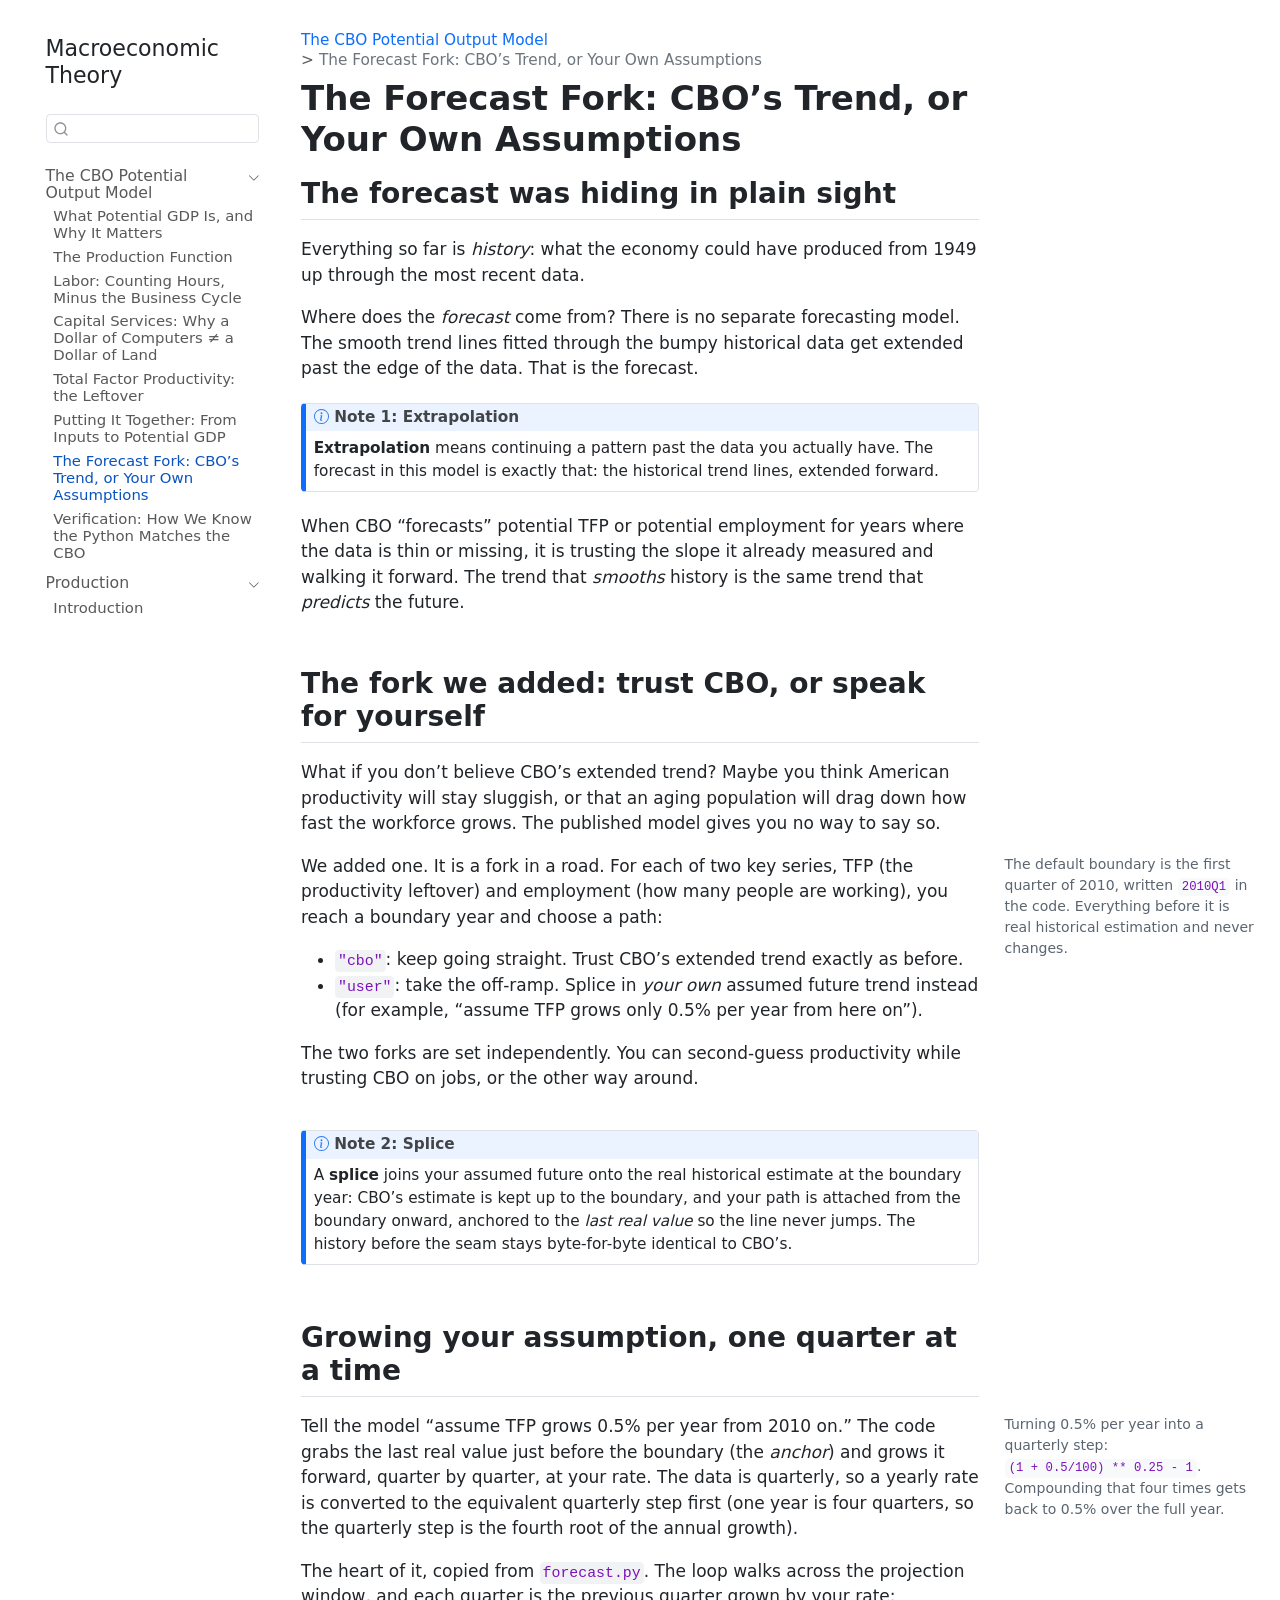
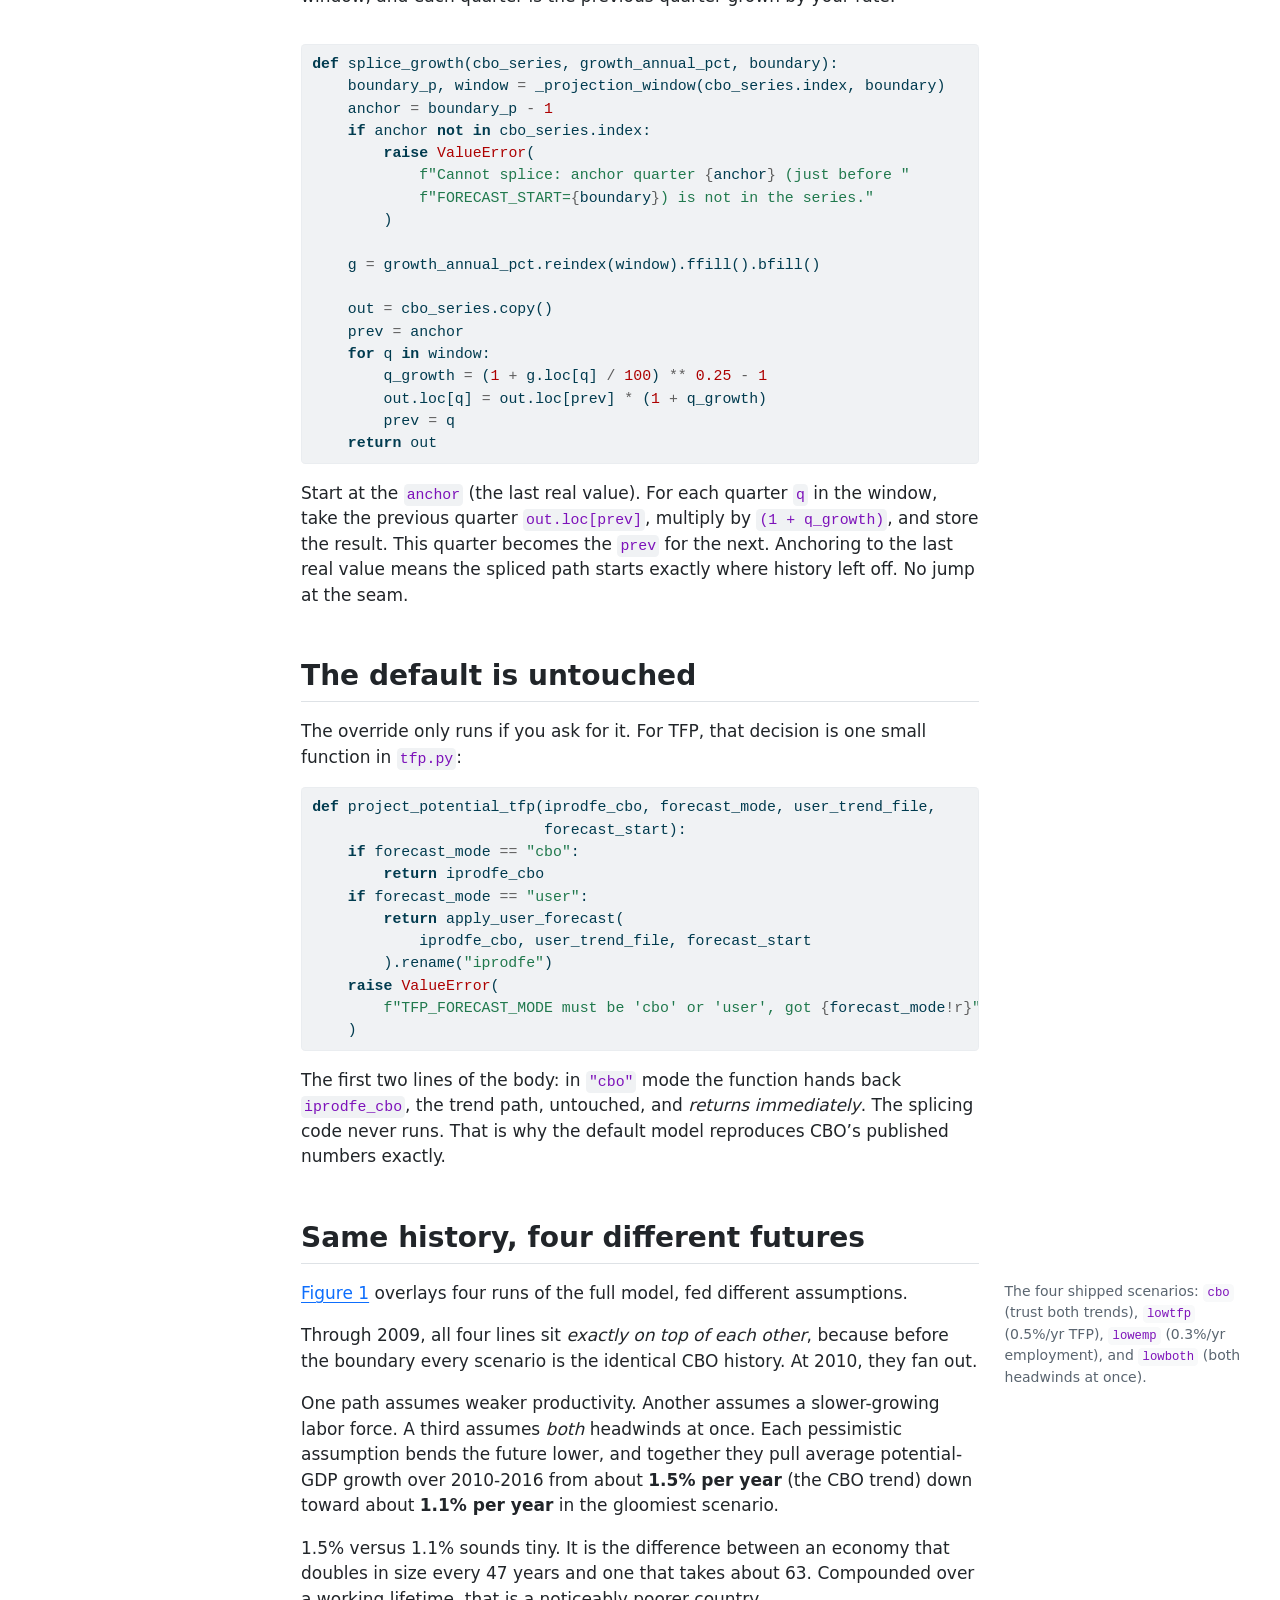
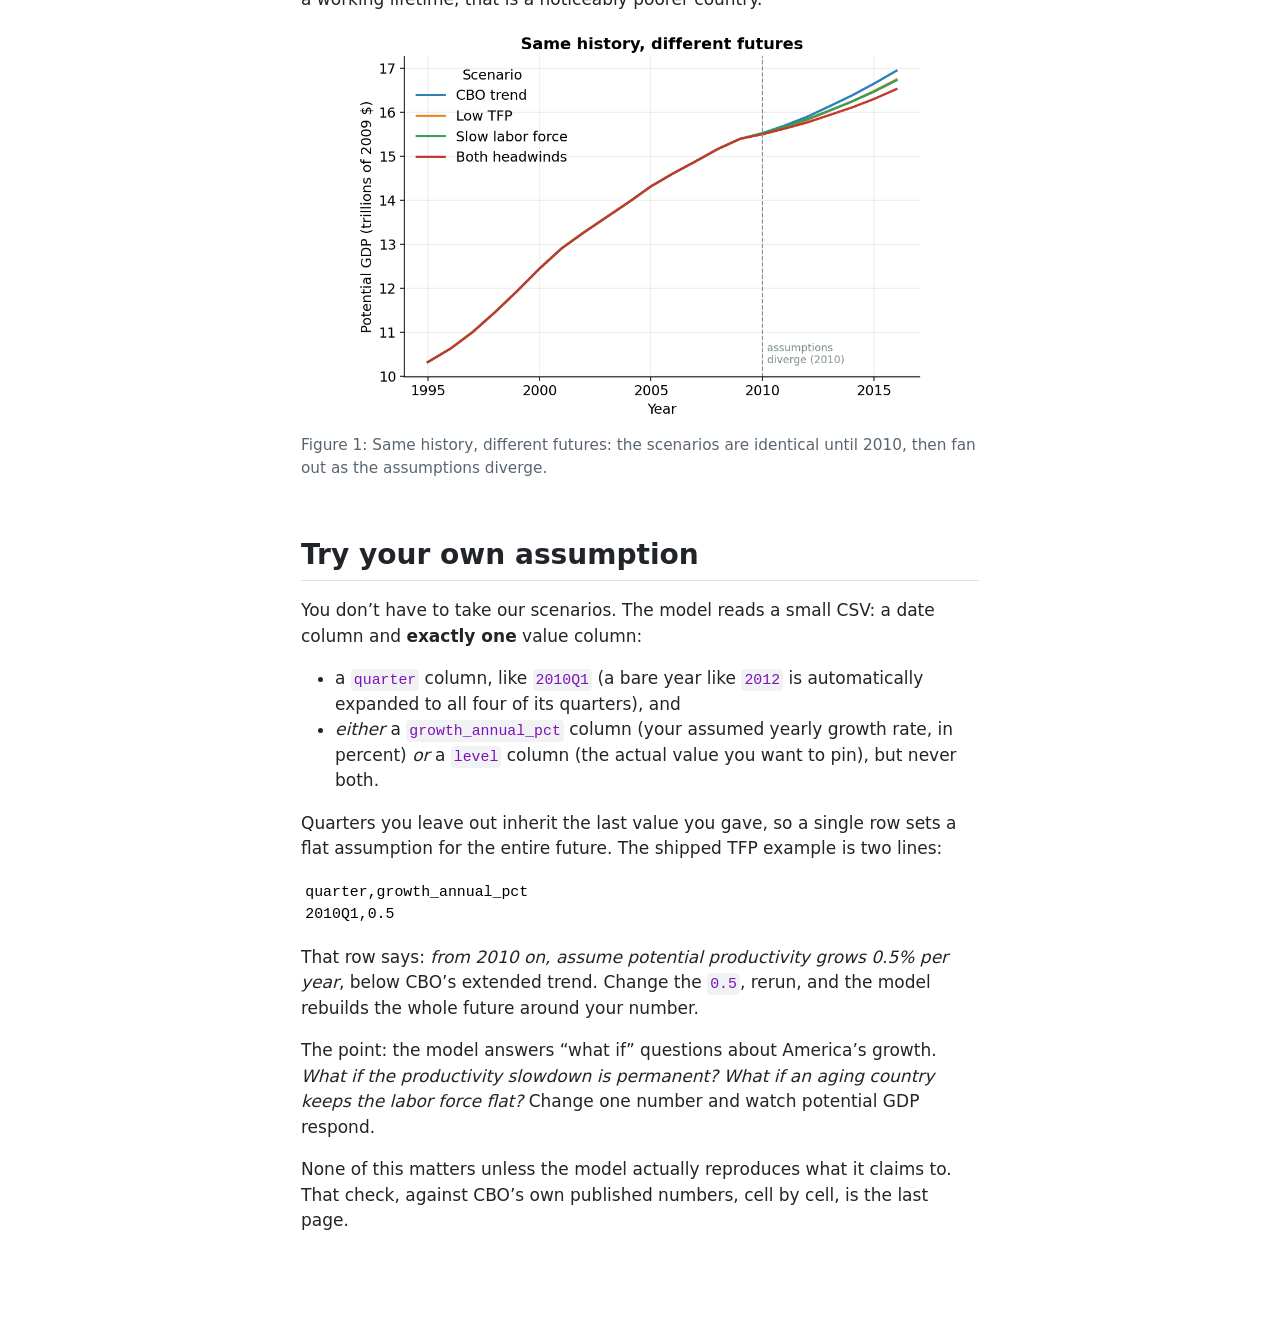
<file: docs/cbo/forecast.html>
<!DOCTYPE html>
<html xmlns="http://www.w3.org/1999/xhtml" lang="en" xml:lang="en"><head>

<meta charset="utf-8">
<meta name="generator" content="quarto-1.9.38">

<meta name="viewport" content="width=device-width, initial-scale=1.0, user-scalable=yes">


<title>The Forecast Fork: CBO’s Trend, or Your Own Assumptions – Macroeconomic Theory</title>
<style>
/* Default styles provided by pandoc.
** See https://pandoc.org/MANUAL.html#variables-for-html for config info.
*/
code{white-space: pre-wrap;}
span.smallcaps{font-variant: small-caps;}
div.columns{display: flex; gap: min(4vw, 1.5em);}
div.column{flex: auto; overflow-x: auto;}
div.hanging-indent{margin-left: 1.5em; text-indent: -1.5em;}
ul.task-list{list-style: none;}
ul.task-list li input[type="checkbox"] {
  width: 0.8em;
  margin: 0 0.8em 0.2em -1em; /* quarto-specific, see https://github.com/quarto-dev/quarto-cli/issues/4556 */ 
  vertical-align: middle;
}
/* CSS for syntax highlighting */
html { -webkit-text-size-adjust: 100%; }
pre > code.sourceCode { white-space: pre; position: relative; }
pre > code.sourceCode > span { display: inline-block; line-height: 1.25; }
pre > code.sourceCode > span:empty { height: 1.2em; }
.sourceCode { overflow: visible; }
code.sourceCode > span { color: inherit; text-decoration: inherit; }
div.sourceCode { margin: 1em 0; }
pre.sourceCode { margin: 0; }
@media screen {
div.sourceCode { overflow: auto; }
}
@media print {
pre > code.sourceCode { white-space: pre-wrap; }
pre > code.sourceCode > span { text-indent: -5em; padding-left: 5em; }
}
pre.numberSource code
  { counter-reset: source-line 0; }
pre.numberSource code > span
  { position: relative; left: -4em; counter-increment: source-line; }
pre.numberSource code > span > a:first-child::before
  { content: counter(source-line);
    position: relative; left: -1em; text-align: right; vertical-align: baseline;
    border: none; display: inline-block;
    -webkit-touch-callout: none; -webkit-user-select: none;
    -khtml-user-select: none; -moz-user-select: none;
    -ms-user-select: none; user-select: none;
    padding: 0 4px; width: 4em;
  }
pre.numberSource { margin-left: 3em;  padding-left: 4px; }
div.sourceCode
  {   }
@media screen {
pre > code.sourceCode > span > a:first-child::before { text-decoration: underline; }
}
</style>


<script src="../site_libs/quarto-nav/quarto-nav.js"></script>
<script src="../site_libs/quarto-nav/headroom.min.js"></script>
<script src="../site_libs/clipboard/clipboard.min.js"></script>
<script src="../site_libs/quarto-search/autocomplete.umd.js"></script>
<script src="../site_libs/quarto-search/fuse.min.js"></script>
<script src="../site_libs/quarto-search/quarto-search.js"></script>
<meta name="quarto:offset" content="../">
<script src="../site_libs/quarto-html/quarto.js" type="module"></script>
<script src="../site_libs/quarto-html/tabsets/tabsets.js" type="module"></script>
<script src="../site_libs/quarto-html/popper.min.js"></script>
<script src="../site_libs/quarto-html/tippy.umd.min.js"></script>
<script src="../site_libs/quarto-html/anchor.min.js"></script>
<link href="../site_libs/quarto-html/tippy.css" rel="stylesheet">
<link href="../site_libs/quarto-html/quarto-syntax-highlighting-15634bcf2e68342d4ad2dfa704d543f6.css" rel="stylesheet" id="quarto-text-highlighting-styles">
<script src="../site_libs/bootstrap/bootstrap.min.js"></script>
<link href="../site_libs/bootstrap/bootstrap-icons.css" rel="stylesheet">
<link href="../site_libs/bootstrap/bootstrap-45431c2918bd31147ddb3fa7038bb99f.min.css" rel="stylesheet" append-hash="true" id="quarto-bootstrap" data-mode="light">
<script src="../site_libs/quarto-contrib/live-runtime/live-runtime.js" type="module"></script>
<link href="../site_libs/quarto-contrib/live-runtime/live-runtime.css" rel="stylesheet">
<script id="quarto-search-options" type="application/json">{
  "location": "sidebar",
  "copy-button": false,
  "collapse-after": 3,
  "panel-placement": "start",
  "type": "textbox",
  "limit": 50,
  "keyboard-shortcut": [
    "f",
    "/",
    "s"
  ],
  "show-item-context": false,
  "language": {
    "search-no-results-text": "No results",
    "search-matching-documents-text": "matching documents",
    "search-copy-link-title": "Copy link to search",
    "search-hide-matches-text": "Hide additional matches",
    "search-more-match-text": "more match in this document",
    "search-more-matches-text": "more matches in this document",
    "search-clear-button-title": "Clear",
    "search-text-placeholder": "",
    "search-detached-cancel-button-title": "Cancel",
    "search-submit-button-title": "Submit",
    "search-label": "Search"
  }
}</script>
<script type="module" src="../site_libs/quarto-ojs/quarto-ojs-runtime.js"></script>
<link href="../site_libs/quarto-ojs/quarto-ojs.css" rel="stylesheet">


</head>

<body class="nav-sidebar floating slimcontent quarto-light">

<div id="quarto-search-results"></div>
  <header id="quarto-header" class="headroom fixed-top">
  <nav class="quarto-secondary-nav">
    <div class="container-fluid d-flex">
      <button type="button" class="quarto-btn-toggle btn" data-bs-toggle="collapse" role="button" data-bs-target=".quarto-sidebar-collapse-item" aria-controls="quarto-sidebar" aria-expanded="false" aria-label="Toggle sidebar navigation" onclick="if (window.quartoToggleHeadroom) { window.quartoToggleHeadroom(); }">
        <i class="bi bi-layout-text-sidebar-reverse"></i>
      </button>
        <nav class="quarto-page-breadcrumbs" aria-label="breadcrumb"><ol class="breadcrumb"><li class="breadcrumb-item"><a href="../cbo/index.html">The CBO Potential Output Model</a></li><li class="breadcrumb-item"><a href="../cbo/forecast.html">The Forecast Fork: CBO’s Trend, or Your Own Assumptions</a></li></ol></nav>
        <a class="flex-grow-1" role="navigation" data-bs-toggle="collapse" data-bs-target=".quarto-sidebar-collapse-item" aria-controls="quarto-sidebar" aria-expanded="false" aria-label="Toggle sidebar navigation" onclick="if (window.quartoToggleHeadroom) { window.quartoToggleHeadroom(); }">      
        </a>
      <button type="button" class="btn quarto-search-button" aria-label="Search" onclick="window.quartoOpenSearch();">
        <i class="bi bi-search"></i>
      </button>
    </div>
  </nav>
</header>
<!-- content -->
<div id="quarto-content" class="quarto-container page-columns page-rows-contents page-layout-article">
<!-- sidebar -->
  <nav id="quarto-sidebar" class="sidebar collapse collapse-horizontal quarto-sidebar-collapse-item sidebar-navigation floating overflow-auto">
    <div class="pt-lg-2 mt-2 text-left sidebar-header">
    <div class="sidebar-title mb-0 py-0">
      <a href="../">Macroeconomic Theory</a> 
    </div>
      </div>
        <div class="mt-2 flex-shrink-0 align-items-center">
        <div class="sidebar-search">
        <div id="quarto-search" class="" title="Search"></div>
        </div>
        </div>
    <div class="sidebar-menu-container"> 
    <ul class="list-unstyled mt-1">
        <li class="sidebar-item sidebar-item-section">
      <div class="sidebar-item-container"> 
            <a href="../cbo/index.html" class="sidebar-item-text sidebar-link">
 <span class="menu-text">The CBO Potential Output Model</span></a>
          <a class="sidebar-item-toggle text-start" data-bs-toggle="collapse" data-bs-target="#quarto-sidebar-section-1" role="navigation" aria-expanded="true" aria-label="Toggle section">
            <i class="bi bi-chevron-right ms-2"></i>
          </a> 
      </div>
      <ul id="quarto-sidebar-section-1" class="collapse list-unstyled sidebar-section depth1 show">  
          <li class="sidebar-item">
  <div class="sidebar-item-container"> 
  <a href="../cbo/potential-output.html" class="sidebar-item-text sidebar-link">
 <span class="menu-text">What Potential GDP Is, and Why It Matters</span></a>
  </div>
</li>
          <li class="sidebar-item">
  <div class="sidebar-item-container"> 
  <a href="../cbo/production-function.html" class="sidebar-item-text sidebar-link">
 <span class="menu-text">The Production Function</span></a>
  </div>
</li>
          <li class="sidebar-item">
  <div class="sidebar-item-container"> 
  <a href="../cbo/labor.html" class="sidebar-item-text sidebar-link">
 <span class="menu-text">Labor: Counting Hours, Minus the Business Cycle</span></a>
  </div>
</li>
          <li class="sidebar-item">
  <div class="sidebar-item-container"> 
  <a href="../cbo/capital.html" class="sidebar-item-text sidebar-link">
 <span class="menu-text">Capital Services: Why a Dollar of Computers ≠ a Dollar of Land</span></a>
  </div>
</li>
          <li class="sidebar-item">
  <div class="sidebar-item-container"> 
  <a href="../cbo/tfp.html" class="sidebar-item-text sidebar-link">
 <span class="menu-text">Total Factor Productivity: the Leftover</span></a>
  </div>
</li>
          <li class="sidebar-item">
  <div class="sidebar-item-container"> 
  <a href="../cbo/aggregation.html" class="sidebar-item-text sidebar-link">
 <span class="menu-text">Putting It Together: From Inputs to Potential GDP</span></a>
  </div>
</li>
          <li class="sidebar-item">
  <div class="sidebar-item-container"> 
  <a href="../cbo/forecast.html" class="sidebar-item-text sidebar-link active">
 <span class="menu-text">The Forecast Fork: CBO’s Trend, or Your Own Assumptions</span></a>
  </div>
</li>
          <li class="sidebar-item">
  <div class="sidebar-item-container"> 
  <a href="../cbo/verification.html" class="sidebar-item-text sidebar-link">
 <span class="menu-text">Verification: How We Know the Python Matches the CBO</span></a>
  </div>
</li>
      </ul>
  </li>
        <li class="sidebar-item sidebar-item-section">
      <div class="sidebar-item-container"> 
            <a class="sidebar-item-text sidebar-link text-start" data-bs-toggle="collapse" data-bs-target="#quarto-sidebar-section-2" role="navigation" aria-expanded="true">
 <span class="menu-text">Production</span></a>
          <a class="sidebar-item-toggle text-start" data-bs-toggle="collapse" data-bs-target="#quarto-sidebar-section-2" role="navigation" aria-expanded="true" aria-label="Toggle section">
            <i class="bi bi-chevron-right ms-2"></i>
          </a> 
      </div>
      <ul id="quarto-sidebar-section-2" class="collapse list-unstyled sidebar-section depth1 show">  
          <li class="sidebar-item">
  <div class="sidebar-item-container"> 
  <a href="../production/introduction.html" class="sidebar-item-text sidebar-link">
 <span class="menu-text">Introduction</span></a>
  </div>
</li>
      </ul>
  </li>
    </ul>
    </div>
</nav>
<div id="quarto-sidebar-glass" class="quarto-sidebar-collapse-item" data-bs-toggle="collapse" data-bs-target=".quarto-sidebar-collapse-item"></div>
<!-- margin-sidebar -->
    <div id="quarto-margin-sidebar" class="sidebar margin-sidebar zindex-bottom">
        
    </div>
<!-- main -->
<main class="content page-columns page-full" id="quarto-document-content">

<header id="title-block-header" class="quarto-title-block default"><nav class="quarto-page-breadcrumbs quarto-title-breadcrumbs d-none d-lg-block" aria-label="breadcrumb"><ol class="breadcrumb"><li class="breadcrumb-item"><a href="../cbo/index.html">The CBO Potential Output Model</a></li><li class="breadcrumb-item"><a href="../cbo/forecast.html">The Forecast Fork: CBO’s Trend, or Your Own Assumptions</a></li></ol></nav>
<div class="quarto-title">
<h1 class="title">The Forecast Fork: CBO’s Trend, or Your Own Assumptions</h1>
</div>



<div class="quarto-title-meta">

    
  
    
  </div>
  


</header>


<section id="the-forecast-was-hiding-in-plain-sight" class="level2">
<h2 class="anchored" data-anchor-id="the-forecast-was-hiding-in-plain-sight">The forecast was hiding in plain sight</h2>
<p>Everything so far is <em>history</em>: what the economy could have produced from 1949 up through the most recent data.</p>
<p>Where does the <em>forecast</em> come from? There is no separate forecasting model. The smooth trend lines fitted through the bumpy historical data get extended past the edge of the data. That is the forecast.</p>
<div id="nte-extrapolation" class="callout callout-style-default callout-note callout-titled" title="Extrapolation">
<div class="callout-header d-flex align-content-center">
<div class="callout-icon-container">
<i class="callout-icon"></i>
</div>
<div class="callout-title-container flex-fill">
Note&nbsp;1: Extrapolation
</div>
</div>
<div class="callout-body-container callout-body">
<p><strong>Extrapolation</strong> means continuing a pattern past the data you actually have. The forecast in this model is exactly that: the historical trend lines, extended forward.</p>
</div>
</div>
<p>When CBO “forecasts” potential TFP or potential employment for years where the data is thin or missing, it is trusting the slope it already measured and walking it forward. The trend that <em>smooths</em> history is the same trend that <em>predicts</em> the future.</p>
</section>
<section id="the-fork-we-added-trust-cbo-or-speak-for-yourself" class="level2 page-columns page-full">
<h2 class="anchored" data-anchor-id="the-fork-we-added-trust-cbo-or-speak-for-yourself">The fork we added: trust CBO, or speak for yourself</h2>
<p>What if you don’t believe CBO’s extended trend? Maybe you think American productivity will stay sluggish, or that an aging population will drag down how fast the workforce grows. The published model gives you no way to say so.</p>
<div class="page-columns page-full"><p>We added one. It is a fork in a road. For each of two key series, TFP (the productivity leftover) and employment (how many people are working), you reach a boundary year and choose a path:</p><div class="no-row-height column-margin column-container"><span class="">The default boundary is the first quarter of 2010, written <code>2010Q1</code> in the code. Everything before it is real historical estimation and never changes.</span></div></div>
<ul>
<li><strong><code>"cbo"</code></strong>: keep going straight. Trust CBO’s extended trend exactly as before.</li>
<li><strong><code>"user"</code></strong>: take the off-ramp. Splice in <em>your own</em> assumed future trend instead (for example, “assume TFP grows only 0.5% per year from here on”).</li>
</ul>
<p>The two forks are set independently. You can second-guess productivity while trusting CBO on jobs, or the other way around.</p>
<div id="nte-splice" class="callout callout-style-default callout-note callout-titled" title="Splice">
<div class="callout-header d-flex align-content-center">
<div class="callout-icon-container">
<i class="callout-icon"></i>
</div>
<div class="callout-title-container flex-fill">
Note&nbsp;2: Splice
</div>
</div>
<div class="callout-body-container callout-body">
<p>A <strong>splice</strong> joins your assumed future onto the real historical estimate at the boundary year: CBO’s estimate is kept up to the boundary, and your path is attached from the boundary onward, anchored to the <em>last real value</em> so the line never jumps. The history before the seam stays byte-for-byte identical to CBO’s.</p>
</div>
</div>
</section>
<section id="growing-your-assumption-one-quarter-at-a-time" class="level2 page-columns page-full">
<h2 class="anchored" data-anchor-id="growing-your-assumption-one-quarter-at-a-time">Growing your assumption, one quarter at a time</h2>
<div class="page-columns page-full"><p>Tell the model “assume TFP grows 0.5% per year from 2010 on.” The code grabs the last real value just before the boundary (the <em>anchor</em>) and grows it forward, quarter by quarter, at your rate. The data is quarterly, so a yearly rate is converted to the equivalent quarterly step first (one year is four quarters, so the quarterly step is the fourth root of the annual growth).</p><div class="no-row-height column-margin column-container"><span class="">Turning 0.5% per year into a quarterly step: <code>(1 + 0.5/100) ** 0.25 - 1</code>. Compounding that four times gets back to 0.5% over the full year.</span></div></div>
<p>The heart of it, copied from <code>forecast.py</code>. The loop walks across the projection window, and each quarter is the previous quarter grown by your rate:</p>
<div class="code-copy-outer-scaffold"><div class="sourceCode" id="cb1"><pre class="sourceCode python code-with-copy"><code class="sourceCode python"><span id="cb1-1"><a href="#cb1-1" aria-hidden="true" tabindex="-1"></a><span class="kw">def</span> splice_growth(cbo_series, growth_annual_pct, boundary):</span>
<span id="cb1-2"><a href="#cb1-2" aria-hidden="true" tabindex="-1"></a>    boundary_p, window <span class="op">=</span> _projection_window(cbo_series.index, boundary)</span>
<span id="cb1-3"><a href="#cb1-3" aria-hidden="true" tabindex="-1"></a>    anchor <span class="op">=</span> boundary_p <span class="op">-</span> <span class="dv">1</span></span>
<span id="cb1-4"><a href="#cb1-4" aria-hidden="true" tabindex="-1"></a>    <span class="cf">if</span> anchor <span class="kw">not</span> <span class="kw">in</span> cbo_series.index:</span>
<span id="cb1-5"><a href="#cb1-5" aria-hidden="true" tabindex="-1"></a>        <span class="cf">raise</span> <span class="pp">ValueError</span>(</span>
<span id="cb1-6"><a href="#cb1-6" aria-hidden="true" tabindex="-1"></a>            <span class="ss">f"Cannot splice: anchor quarter </span><span class="sc">{</span>anchor<span class="sc">}</span><span class="ss"> (just before "</span></span>
<span id="cb1-7"><a href="#cb1-7" aria-hidden="true" tabindex="-1"></a>            <span class="ss">f"FORECAST_START=</span><span class="sc">{</span>boundary<span class="sc">}</span><span class="ss">) is not in the series."</span></span>
<span id="cb1-8"><a href="#cb1-8" aria-hidden="true" tabindex="-1"></a>        )</span>
<span id="cb1-9"><a href="#cb1-9" aria-hidden="true" tabindex="-1"></a></span>
<span id="cb1-10"><a href="#cb1-10" aria-hidden="true" tabindex="-1"></a>    g <span class="op">=</span> growth_annual_pct.reindex(window).ffill().bfill()</span>
<span id="cb1-11"><a href="#cb1-11" aria-hidden="true" tabindex="-1"></a></span>
<span id="cb1-12"><a href="#cb1-12" aria-hidden="true" tabindex="-1"></a>    out <span class="op">=</span> cbo_series.copy()</span>
<span id="cb1-13"><a href="#cb1-13" aria-hidden="true" tabindex="-1"></a>    prev <span class="op">=</span> anchor</span>
<span id="cb1-14"><a href="#cb1-14" aria-hidden="true" tabindex="-1"></a>    <span class="cf">for</span> q <span class="kw">in</span> window:</span>
<span id="cb1-15"><a href="#cb1-15" aria-hidden="true" tabindex="-1"></a>        q_growth <span class="op">=</span> (<span class="dv">1</span> <span class="op">+</span> g.loc[q] <span class="op">/</span> <span class="dv">100</span>) <span class="op">**</span> <span class="fl">0.25</span> <span class="op">-</span> <span class="dv">1</span></span>
<span id="cb1-16"><a href="#cb1-16" aria-hidden="true" tabindex="-1"></a>        out.loc[q] <span class="op">=</span> out.loc[prev] <span class="op">*</span> (<span class="dv">1</span> <span class="op">+</span> q_growth)</span>
<span id="cb1-17"><a href="#cb1-17" aria-hidden="true" tabindex="-1"></a>        prev <span class="op">=</span> q</span>
<span id="cb1-18"><a href="#cb1-18" aria-hidden="true" tabindex="-1"></a>    <span class="cf">return</span> out</span></code></pre></div><button title="Copy to Clipboard" class="code-copy-button"><i class="bi"></i></button></div>
<p>Start at the <code>anchor</code> (the last real value). For each quarter <code>q</code> in the window, take the previous quarter <code>out.loc[prev]</code>, multiply by <code>(1 + q_growth)</code>, and store the result. This quarter becomes the <code>prev</code> for the next. Anchoring to the last real value means the spliced path starts exactly where history left off. No jump at the seam.</p>
</section>
<section id="the-default-is-untouched" class="level2">
<h2 class="anchored" data-anchor-id="the-default-is-untouched">The default is untouched</h2>
<p>The override only runs if you ask for it. For TFP, that decision is one small function in <code>tfp.py</code>:</p>
<div class="code-copy-outer-scaffold"><div class="sourceCode" id="cb2"><pre class="sourceCode python code-with-copy"><code class="sourceCode python"><span id="cb2-1"><a href="#cb2-1" aria-hidden="true" tabindex="-1"></a><span class="kw">def</span> project_potential_tfp(iprodfe_cbo, forecast_mode, user_trend_file,</span>
<span id="cb2-2"><a href="#cb2-2" aria-hidden="true" tabindex="-1"></a>                          forecast_start):</span>
<span id="cb2-3"><a href="#cb2-3" aria-hidden="true" tabindex="-1"></a>    <span class="cf">if</span> forecast_mode <span class="op">==</span> <span class="st">"cbo"</span>:</span>
<span id="cb2-4"><a href="#cb2-4" aria-hidden="true" tabindex="-1"></a>        <span class="cf">return</span> iprodfe_cbo</span>
<span id="cb2-5"><a href="#cb2-5" aria-hidden="true" tabindex="-1"></a>    <span class="cf">if</span> forecast_mode <span class="op">==</span> <span class="st">"user"</span>:</span>
<span id="cb2-6"><a href="#cb2-6" aria-hidden="true" tabindex="-1"></a>        <span class="cf">return</span> apply_user_forecast(</span>
<span id="cb2-7"><a href="#cb2-7" aria-hidden="true" tabindex="-1"></a>            iprodfe_cbo, user_trend_file, forecast_start</span>
<span id="cb2-8"><a href="#cb2-8" aria-hidden="true" tabindex="-1"></a>        ).rename(<span class="st">"iprodfe"</span>)</span>
<span id="cb2-9"><a href="#cb2-9" aria-hidden="true" tabindex="-1"></a>    <span class="cf">raise</span> <span class="pp">ValueError</span>(</span>
<span id="cb2-10"><a href="#cb2-10" aria-hidden="true" tabindex="-1"></a>        <span class="ss">f"TFP_FORECAST_MODE must be 'cbo' or 'user', got </span><span class="sc">{</span>forecast_mode<span class="sc">!r}</span><span class="ss">"</span></span>
<span id="cb2-11"><a href="#cb2-11" aria-hidden="true" tabindex="-1"></a>    )</span></code></pre></div><button title="Copy to Clipboard" class="code-copy-button"><i class="bi"></i></button></div>
<p>The first two lines of the body: in <code>"cbo"</code> mode the function hands back <code>iprodfe_cbo</code>, the trend path, untouched, and <em>returns immediately</em>. The splicing code never runs. That is why the default model reproduces CBO’s published numbers exactly.</p>
</section>
<section id="same-history-four-different-futures" class="level2 page-columns page-full">
<h2 class="anchored" data-anchor-id="same-history-four-different-futures">Same history, four different futures</h2>
<div class="page-columns page-full"><p><a href="#fig-scen" class="quarto-xref">Figure&nbsp;1</a> overlays four runs of the full model, fed different assumptions.</p><div class="no-row-height column-margin column-container"><span class="">The four shipped scenarios: <code>cbo</code> (trust both trends), <code>lowtfp</code> (0.5%/yr TFP), <code>lowemp</code> (0.3%/yr employment), and <code>lowboth</code> (both headwinds at once).</span></div></div>
<p>Through 2009, all four lines sit <em>exactly on top of each other</em>, because before the boundary every scenario is the identical CBO history. At 2010, they fan out.</p>
<p>One path assumes weaker productivity. Another assumes a slower-growing labor force. A third assumes <em>both</em> headwinds at once. Each pessimistic assumption bends the future lower, and together they pull average potential-GDP growth over 2010-2016 from about <strong>1.5% per year</strong> (the CBO trend) down toward about <strong>1.1% per year</strong> in the gloomiest scenario.</p>
<p>1.5% versus 1.1% sounds tiny. It is the difference between an economy that doubles in size every 47 years and one that takes about 63. Compounded over a working lifetime, that is a noticeably poorer country.</p>
<div id="fig-scen" class="quarto-float quarto-figure quarto-figure-center anchored">
<figure class="quarto-float quarto-float-fig figure">
<div aria-describedby="fig-scen-caption-0ceaefa1-69ba-4598-a22c-09a6ac19f8ca">
<img src="images/scenarios.png" class="img-fluid figure-img" style="width:85.0%">
</div>
<figcaption class="quarto-float-caption-bottom quarto-float-caption quarto-float-fig" id="fig-scen-caption-0ceaefa1-69ba-4598-a22c-09a6ac19f8ca">
Figure&nbsp;1: Same history, different futures: the scenarios are identical until 2010, then fan out as the assumptions diverge.
</figcaption>
</figure>
</div>
</section>
<section id="try-your-own-assumption" class="level2">
<h2 class="anchored" data-anchor-id="try-your-own-assumption">Try your own assumption</h2>
<p>You don’t have to take our scenarios. The model reads a small CSV: a date column and <strong>exactly one</strong> value column:</p>
<ul>
<li>a <strong><code>quarter</code></strong> column, like <code>2010Q1</code> (a bare year like <code>2012</code> is automatically expanded to all four of its quarters), and</li>
<li><em>either</em> a <strong><code>growth_annual_pct</code></strong> column (your assumed yearly growth rate, in percent) <em>or</em> a <strong><code>level</code></strong> column (the actual value you want to pin), but never both.</li>
</ul>
<p>Quarters you leave out inherit the last value you gave, so a single row sets a flat assumption for the entire future. The shipped TFP example is two lines:</p>
<pre><code>quarter,growth_annual_pct
2010Q1,0.5</code></pre>
<p>That row says: <em>from 2010 on, assume potential productivity grows 0.5% per year</em>, below CBO’s extended trend. Change the <code>0.5</code>, rerun, and the model rebuilds the whole future around your number.</p>
<p>The point: the model answers “what if” questions about America’s growth. <em>What if the productivity slowdown is permanent? What if an aging country keeps the labor force flat?</em> Change one number and watch potential GDP respond.</p>
<p>None of this matters unless the model actually reproduces what it claims to. That check, against CBO’s own published numbers, cell by cell, is the last page.</p>


<script type="ojs-module-contents">
eyJjb250ZW50cyI6W119
</script>
<div id="exercise-loading-indicator" class="exercise-loading-indicator d-none d-flex align-items-center gap-2">
<div id="exercise-loading-status" class="d-flex gap-2">

</div>
<div class="spinner-grow spinner-grow-sm">

</div>
</div>
<script type="vfs-file">
W10=
</script>
<script type="ojs-module-contents">
eyJjb250ZW50cyI6W119
</script>
<div id="exercise-loading-indicator" class="exercise-loading-indicator d-none d-flex align-items-center gap-2">
<div id="exercise-loading-status" class="d-flex gap-2">

</div>
<div class="spinner-grow spinner-grow-sm">

</div>
</div>
<script type="vfs-file">
W10=
</script>
</section>

</main> <!-- /main -->
<script type="ojs-module-contents">
eyJjb250ZW50cyI6W119
</script>
<script type="module">
if (window.location.protocol === "file:") { alert("The OJS runtime does not work with file:// URLs. Please use a web server to view this document."); }
window._ojs.paths.runtimeToDoc = "../../cbo";
window._ojs.paths.runtimeToRoot = "../..";
window._ojs.paths.docToRoot = "..";
window._ojs.selfContained = false;
window._ojs.runtime.interpretFromScriptTags();
</script>
<script id="quarto-html-after-body" type="application/javascript">
  window.document.addEventListener("DOMContentLoaded", function (event) {
    const icon = "";
    const anchorJS = new window.AnchorJS();
    anchorJS.options = {
      placement: 'right',
      icon: icon
    };
    anchorJS.add('.anchored');
    const isCodeAnnotation = (el) => {
      for (const clz of el.classList) {
        if (clz.startsWith('code-annotation-')) {                     
          return true;
        }
      }
      return false;
    }
    const onCopySuccess = function(e) {
      // button target
      const button = e.trigger;
      // don't keep focus
      button.blur();
      // flash "checked"
      button.classList.add('code-copy-button-checked');
      var currentTitle = button.getAttribute("title");
      button.setAttribute("title", "Copied!");
      let tooltip;
      if (window.bootstrap) {
        button.setAttribute("data-bs-toggle", "tooltip");
        button.setAttribute("data-bs-placement", "left");
        button.setAttribute("data-bs-title", "Copied!");
        tooltip = new bootstrap.Tooltip(button, 
          { trigger: "manual", 
            customClass: "code-copy-button-tooltip",
            offset: [0, -8]});
        tooltip.show();    
      }
      setTimeout(function() {
        if (tooltip) {
          tooltip.hide();
          button.removeAttribute("data-bs-title");
          button.removeAttribute("data-bs-toggle");
          button.removeAttribute("data-bs-placement");
        }
        button.setAttribute("title", currentTitle);
        button.classList.remove('code-copy-button-checked');
      }, 1000);
      // clear code selection
      e.clearSelection();
    }
    const getTextToCopy = function(trigger) {
      const outerScaffold = trigger.parentElement.cloneNode(true);
      const codeEl = outerScaffold.querySelector('code');
      for (const childEl of codeEl.children) {
        if (isCodeAnnotation(childEl)) {
          childEl.remove();
        }
      }
      return codeEl.innerText;
    }
    const clipboard = new window.ClipboardJS('.code-copy-button:not([data-in-quarto-modal])', {
      text: getTextToCopy
    });
    clipboard.on('success', onCopySuccess);
    if (window.document.getElementById('quarto-embedded-source-code-modal')) {
      const clipboardModal = new window.ClipboardJS('.code-copy-button[data-in-quarto-modal]', {
        text: getTextToCopy,
        container: window.document.getElementById('quarto-embedded-source-code-modal')
      });
      clipboardModal.on('success', onCopySuccess);
    }
      var localhostRegex = new RegExp(/^(?:http|https):\/\/localhost\:?[0-9]*\//);
      var mailtoRegex = new RegExp(/^mailto:/);
        var filterRegex = new RegExp('/' + window.location.host + '/');
      var isInternal = (href) => {
          return filterRegex.test(href) || localhostRegex.test(href) || mailtoRegex.test(href);
      }
      // Inspect non-navigation links and adorn them if external
     var links = window.document.querySelectorAll('a[href]:not(.nav-link):not(.navbar-brand):not(.toc-action):not(.sidebar-link):not(.sidebar-item-toggle):not(.pagination-link):not(.no-external):not([aria-hidden]):not(.dropdown-item):not(.quarto-navigation-tool):not(.about-link)');
      for (var i=0; i<links.length; i++) {
        const link = links[i];
        if (!isInternal(link.href)) {
          // undo the damage that might have been done by quarto-nav.js in the case of
          // links that we want to consider external
          if (link.dataset.originalHref !== undefined) {
            link.href = link.dataset.originalHref;
          }
        }
      }
    function tippyHover(el, contentFn, onTriggerFn, onUntriggerFn) {
      const config = {
        allowHTML: true,
        maxWidth: 500,
        delay: 100,
        arrow: false,
        appendTo: function(el) {
            return el.parentElement;
        },
        interactive: true,
        interactiveBorder: 10,
        theme: 'quarto',
        placement: 'bottom-start',
      };
      if (contentFn) {
        config.content = contentFn;
      }
      if (onTriggerFn) {
        config.onTrigger = onTriggerFn;
      }
      if (onUntriggerFn) {
        config.onUntrigger = onUntriggerFn;
      }
      window.tippy(el, config); 
    }
    const noterefs = window.document.querySelectorAll('a[role="doc-noteref"]');
    for (var i=0; i<noterefs.length; i++) {
      const ref = noterefs[i];
      tippyHover(ref, function() {
        // use id or data attribute instead here
        let href = ref.getAttribute('data-footnote-href') || ref.getAttribute('href');
        try { href = new URL(href).hash; } catch {}
        const id = href.replace(/^#\/?/, "");
        const note = window.document.getElementById(id);
        if (note) {
          return note.innerHTML;
        } else {
          return "";
        }
      });
    }
    const xrefs = window.document.querySelectorAll('a.quarto-xref');
    const processXRef = (id, note) => {
      // Strip column container classes
      const stripColumnClz = (el) => {
        el.classList.remove("page-full", "page-columns");
        if (el.children) {
          for (const child of el.children) {
            stripColumnClz(child);
          }
        }
      }
      stripColumnClz(note)
      if (id === null || id.startsWith('sec-')) {
        // Special case sections, only their first couple elements
        const container = document.createElement("div");
        if (note.children && note.children.length > 2) {
          container.appendChild(note.children[0].cloneNode(true));
          for (let i = 1; i < note.children.length; i++) {
            const child = note.children[i];
            if (child.tagName === "P" && child.innerText === "") {
              continue;
            } else {
              container.appendChild(child.cloneNode(true));
              break;
            }
          }
          if (window.Quarto?.typesetMath) {
            window.Quarto.typesetMath(container);
          }
          return container.innerHTML
        } else {
          if (window.Quarto?.typesetMath) {
            window.Quarto.typesetMath(note);
          }
          return note.innerHTML;
        }
      } else {
        // Remove any anchor links if they are present
        const anchorLink = note.querySelector('a.anchorjs-link');
        if (anchorLink) {
          anchorLink.remove();
        }
        if (window.Quarto?.typesetMath) {
          window.Quarto.typesetMath(note);
        }
        if (note.classList.contains("callout")) {
          return note.outerHTML;
        } else {
          return note.innerHTML;
        }
      }
    }
    for (var i=0; i<xrefs.length; i++) {
      const xref = xrefs[i];
      tippyHover(xref, undefined, function(instance) {
        instance.disable();
        let url = xref.getAttribute('href');
        let hash = undefined; 
        if (url.startsWith('#')) {
          hash = url;
        } else {
          try { hash = new URL(url).hash; } catch {}
        }
        if (hash) {
          const id = hash.replace(/^#\/?/, "");
          const note = window.document.getElementById(id);
          if (note !== null) {
            try {
              const html = processXRef(id, note.cloneNode(true));
              instance.setContent(html);
            } finally {
              instance.enable();
              instance.show();
            }
          } else {
            // See if we can fetch this
            fetch(url.split('#')[0])
            .then(res => res.text())
            .then(html => {
              const parser = new DOMParser();
              const htmlDoc = parser.parseFromString(html, "text/html");
              const note = htmlDoc.getElementById(id);
              if (note !== null) {
                const html = processXRef(id, note);
                instance.setContent(html);
              } 
            }).finally(() => {
              instance.enable();
              instance.show();
            });
          }
        } else {
          // See if we can fetch a full url (with no hash to target)
          // This is a special case and we should probably do some content thinning / targeting
          fetch(url)
          .then(res => res.text())
          .then(html => {
            const parser = new DOMParser();
            const htmlDoc = parser.parseFromString(html, "text/html");
            const note = htmlDoc.querySelector('main.content');
            if (note !== null) {
              // This should only happen for chapter cross references
              // (since there is no id in the URL)
              // remove the first header
              if (note.children.length > 0 && note.children[0].tagName === "HEADER") {
                note.children[0].remove();
              }
              const html = processXRef(null, note);
              instance.setContent(html);
            } 
          }).finally(() => {
            instance.enable();
            instance.show();
          });
        }
      }, function(instance) {
      });
    }
        let selectedAnnoteEl;
        const selectorForAnnotation = ( cell, annotation) => {
          let cellAttr = 'data-code-cell="' + cell + '"';
          let lineAttr = 'data-code-annotation="' +  annotation + '"';
          const selector = 'span[' + cellAttr + '][' + lineAttr + ']';
          return selector;
        }
        const selectCodeLines = (annoteEl) => {
          const doc = window.document;
          const targetCell = annoteEl.getAttribute("data-target-cell");
          const targetAnnotation = annoteEl.getAttribute("data-target-annotation");
          const annoteSpan = window.document.querySelector(selectorForAnnotation(targetCell, targetAnnotation));
          const lines = annoteSpan.getAttribute("data-code-lines").split(",");
          const lineIds = lines.map((line) => {
            return targetCell + "-" + line;
          })
          let top = null;
          let height = null;
          let parent = null;
          if (lineIds.length > 0) {
              //compute the position of the single el (top and bottom and make a div)
              const el = window.document.getElementById(lineIds[0]);
              top = el.offsetTop;
              height = el.offsetHeight;
              parent = el.parentElement.parentElement;
            if (lineIds.length > 1) {
              const lastEl = window.document.getElementById(lineIds[lineIds.length - 1]);
              const bottom = lastEl.offsetTop + lastEl.offsetHeight;
              height = bottom - top;
            }
            if (top !== null && height !== null && parent !== null) {
              // cook up a div (if necessary) and position it 
              let div = window.document.getElementById("code-annotation-line-highlight");
              if (div === null) {
                div = window.document.createElement("div");
                div.setAttribute("id", "code-annotation-line-highlight");
                div.style.position = 'absolute';
                parent.appendChild(div);
              }
              div.style.top = top - 2 + "px";
              div.style.height = height + 4 + "px";
              div.style.left = 0;
              let gutterDiv = window.document.getElementById("code-annotation-line-highlight-gutter");
              if (gutterDiv === null) {
                gutterDiv = window.document.createElement("div");
                gutterDiv.setAttribute("id", "code-annotation-line-highlight-gutter");
                gutterDiv.style.position = 'absolute';
                const codeCell = window.document.getElementById(targetCell);
                const gutter = codeCell.querySelector('.code-annotation-gutter');
                gutter.appendChild(gutterDiv);
              }
              gutterDiv.style.top = top - 2 + "px";
              gutterDiv.style.height = height + 4 + "px";
            }
            selectedAnnoteEl = annoteEl;
          }
        };
        const unselectCodeLines = () => {
          const elementsIds = ["code-annotation-line-highlight", "code-annotation-line-highlight-gutter"];
          elementsIds.forEach((elId) => {
            const div = window.document.getElementById(elId);
            if (div) {
              div.remove();
            }
          });
          selectedAnnoteEl = undefined;
        };
          // Handle positioning of the toggle
      window.addEventListener(
        "resize",
        throttle(() => {
          elRect = undefined;
          if (selectedAnnoteEl) {
            selectCodeLines(selectedAnnoteEl);
          }
        }, 10)
      );
      function throttle(fn, ms) {
      let throttle = false;
      let timer;
        return (...args) => {
          if(!throttle) { // first call gets through
              fn.apply(this, args);
              throttle = true;
          } else { // all the others get throttled
              if(timer) clearTimeout(timer); // cancel #2
              timer = setTimeout(() => {
                fn.apply(this, args);
                timer = throttle = false;
              }, ms);
          }
        };
      }
        // Attach click handler to the DT
        const annoteDls = window.document.querySelectorAll('dt[data-target-cell]');
        for (const annoteDlNode of annoteDls) {
          annoteDlNode.addEventListener('click', (event) => {
            const clickedEl = event.target;
            if (clickedEl !== selectedAnnoteEl) {
              unselectCodeLines();
              const activeEl = window.document.querySelector('dt[data-target-cell].code-annotation-active');
              if (activeEl) {
                activeEl.classList.remove('code-annotation-active');
              }
              selectCodeLines(clickedEl);
              clickedEl.classList.add('code-annotation-active');
            } else {
              // Unselect the line
              unselectCodeLines();
              clickedEl.classList.remove('code-annotation-active');
            }
          });
        }
    const findCites = (el) => {
      const parentEl = el.parentElement;
      if (parentEl) {
        const cites = parentEl.dataset.cites;
        if (cites) {
          return {
            el,
            cites: cites.split(' ')
          };
        } else {
          return findCites(el.parentElement)
        }
      } else {
        return undefined;
      }
    };
    var bibliorefs = window.document.querySelectorAll('a[role="doc-biblioref"]');
    for (var i=0; i<bibliorefs.length; i++) {
      const ref = bibliorefs[i];
      const citeInfo = findCites(ref);
      if (citeInfo) {
        tippyHover(citeInfo.el, function() {
          var popup = window.document.createElement('div');
          citeInfo.cites.forEach(function(cite) {
            var citeDiv = window.document.createElement('div');
            citeDiv.classList.add('hanging-indent');
            citeDiv.classList.add('csl-entry');
            var biblioDiv = window.document.getElementById('ref-' + cite);
            if (biblioDiv) {
              citeDiv.innerHTML = biblioDiv.innerHTML;
            }
            popup.appendChild(citeDiv);
          });
          return popup.innerHTML;
        });
      }
    }
  });
  </script>
</div> <!-- /content -->




</body></html>
</file>
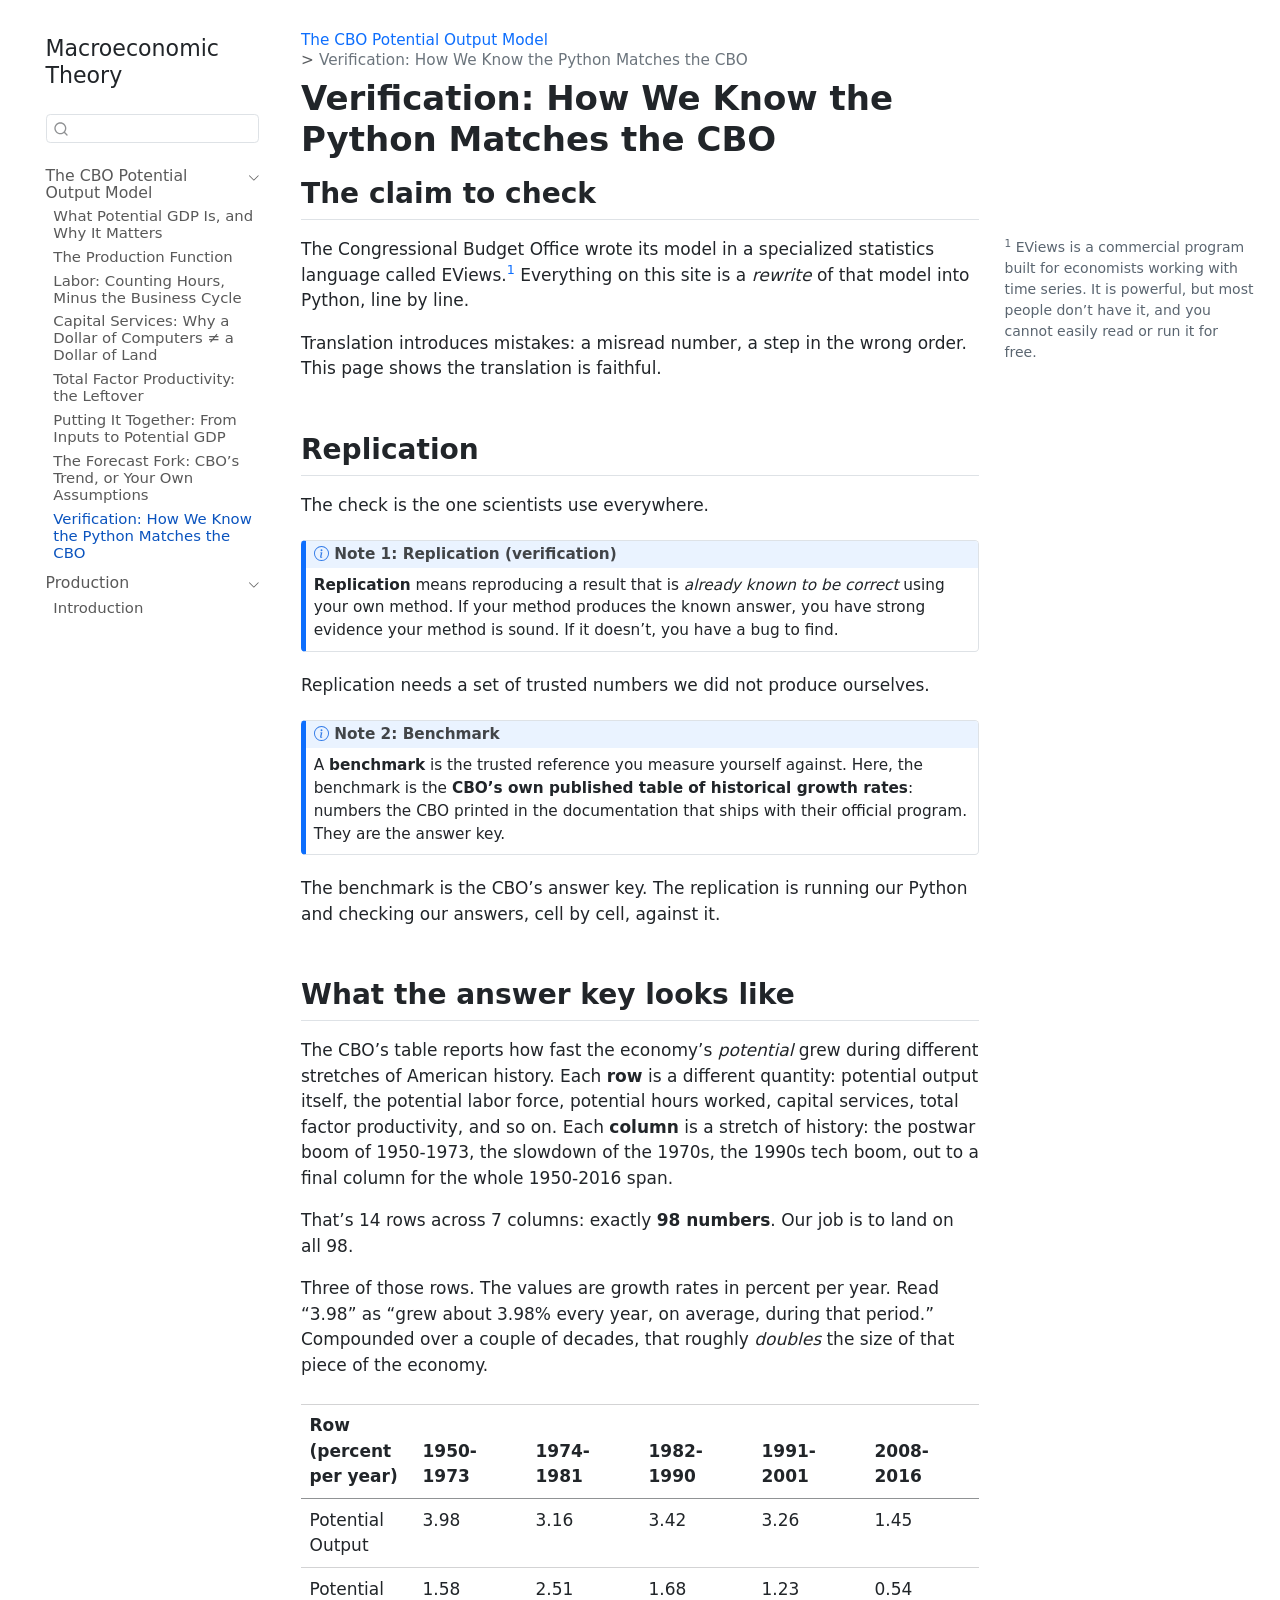
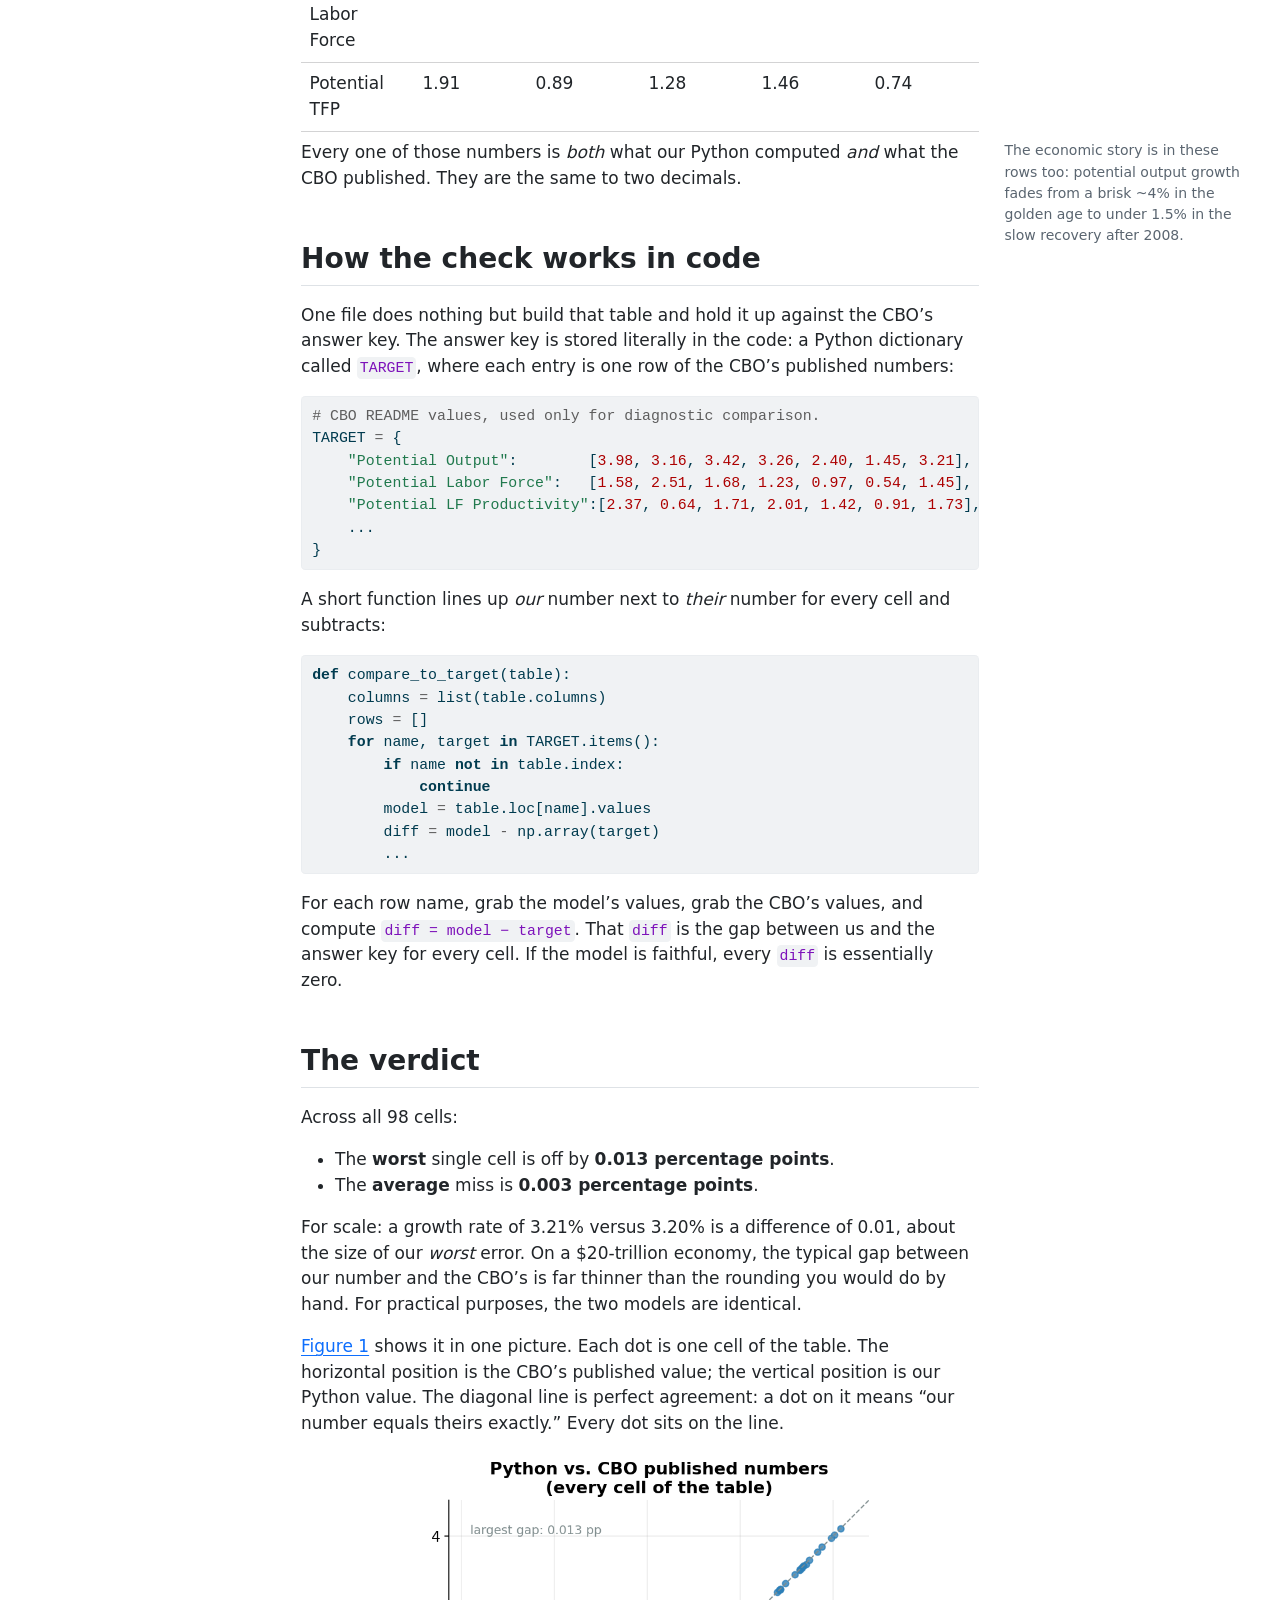
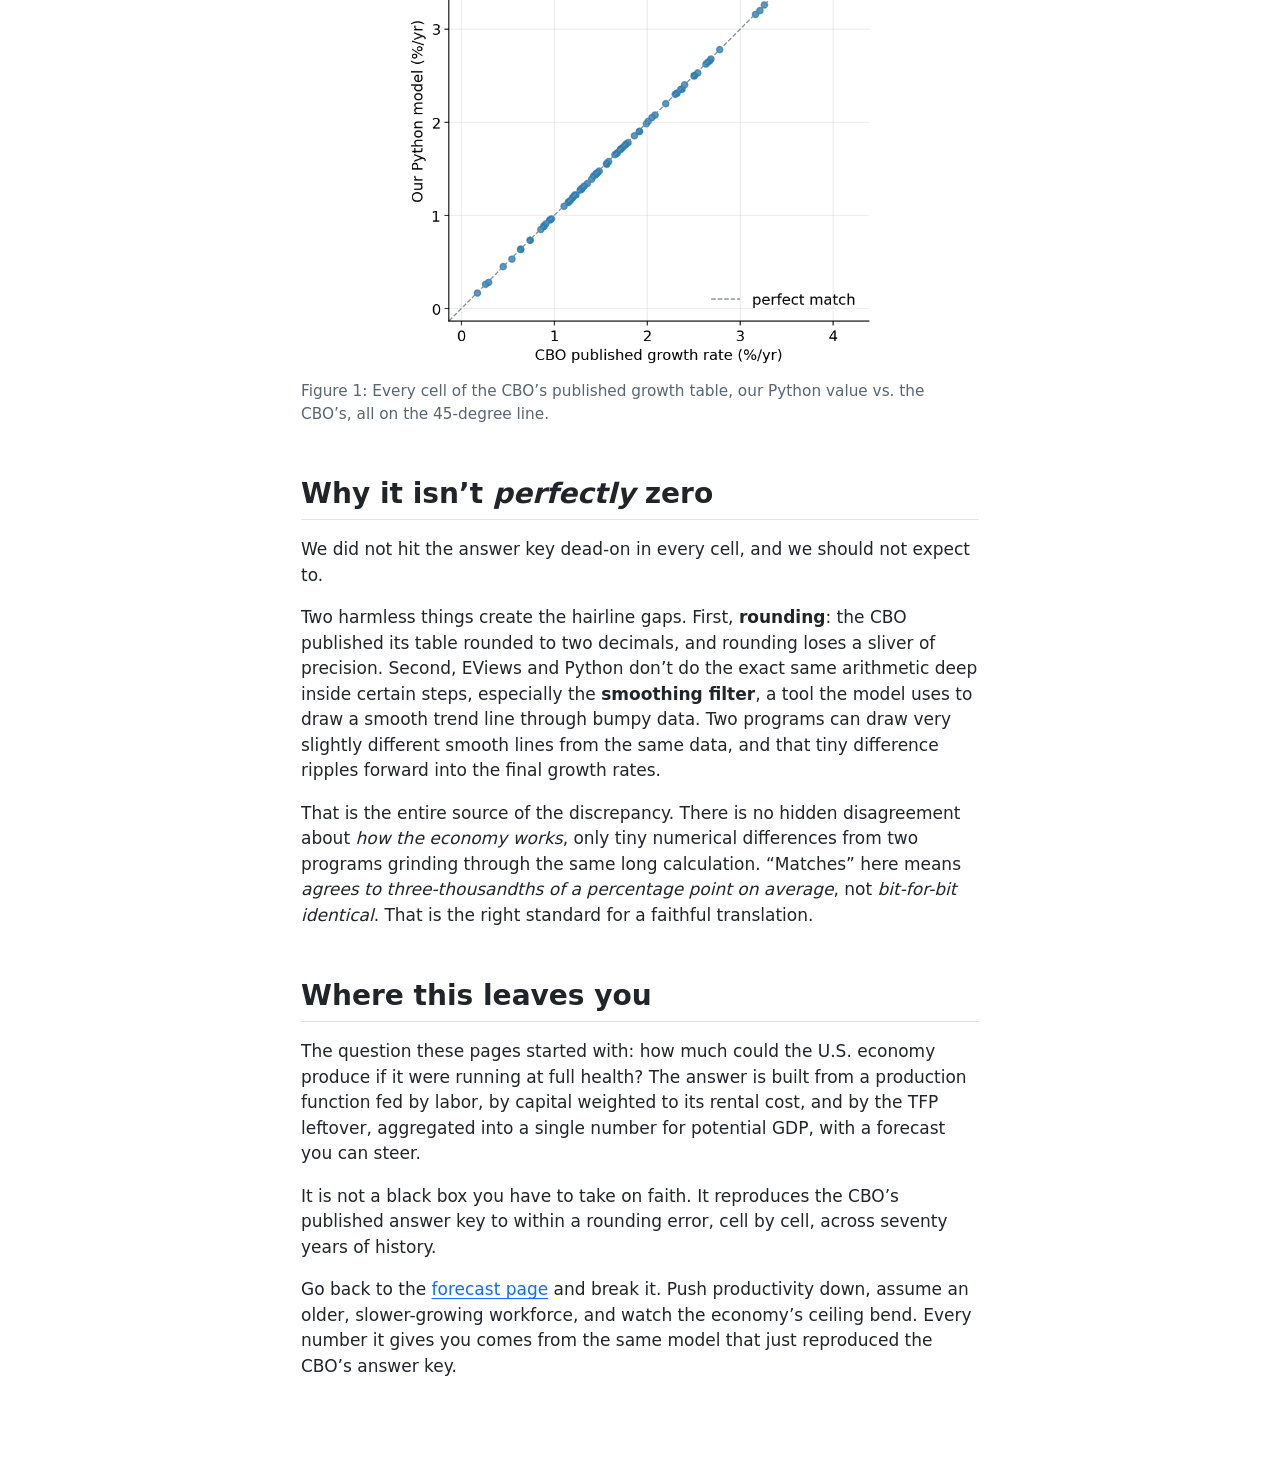
<file: docs/cbo/verification.html>
<!DOCTYPE html>
<html xmlns="http://www.w3.org/1999/xhtml" lang="en" xml:lang="en"><head>

<meta charset="utf-8">
<meta name="generator" content="quarto-1.9.38">

<meta name="viewport" content="width=device-width, initial-scale=1.0, user-scalable=yes">


<title>Verification: How We Know the Python Matches the CBO – Macroeconomic Theory</title>
<style>
/* Default styles provided by pandoc.
** See https://pandoc.org/MANUAL.html#variables-for-html for config info.
*/
code{white-space: pre-wrap;}
span.smallcaps{font-variant: small-caps;}
div.columns{display: flex; gap: min(4vw, 1.5em);}
div.column{flex: auto; overflow-x: auto;}
div.hanging-indent{margin-left: 1.5em; text-indent: -1.5em;}
ul.task-list{list-style: none;}
ul.task-list li input[type="checkbox"] {
  width: 0.8em;
  margin: 0 0.8em 0.2em -1em; /* quarto-specific, see https://github.com/quarto-dev/quarto-cli/issues/4556 */ 
  vertical-align: middle;
}
/* CSS for syntax highlighting */
html { -webkit-text-size-adjust: 100%; }
pre > code.sourceCode { white-space: pre; position: relative; }
pre > code.sourceCode > span { display: inline-block; line-height: 1.25; }
pre > code.sourceCode > span:empty { height: 1.2em; }
.sourceCode { overflow: visible; }
code.sourceCode > span { color: inherit; text-decoration: inherit; }
div.sourceCode { margin: 1em 0; }
pre.sourceCode { margin: 0; }
@media screen {
div.sourceCode { overflow: auto; }
}
@media print {
pre > code.sourceCode { white-space: pre-wrap; }
pre > code.sourceCode > span { text-indent: -5em; padding-left: 5em; }
}
pre.numberSource code
  { counter-reset: source-line 0; }
pre.numberSource code > span
  { position: relative; left: -4em; counter-increment: source-line; }
pre.numberSource code > span > a:first-child::before
  { content: counter(source-line);
    position: relative; left: -1em; text-align: right; vertical-align: baseline;
    border: none; display: inline-block;
    -webkit-touch-callout: none; -webkit-user-select: none;
    -khtml-user-select: none; -moz-user-select: none;
    -ms-user-select: none; user-select: none;
    padding: 0 4px; width: 4em;
  }
pre.numberSource { margin-left: 3em;  padding-left: 4px; }
div.sourceCode
  {   }
@media screen {
pre > code.sourceCode > span > a:first-child::before { text-decoration: underline; }
}
</style>


<script src="../site_libs/quarto-nav/quarto-nav.js"></script>
<script src="../site_libs/quarto-nav/headroom.min.js"></script>
<script src="../site_libs/clipboard/clipboard.min.js"></script>
<script src="../site_libs/quarto-search/autocomplete.umd.js"></script>
<script src="../site_libs/quarto-search/fuse.min.js"></script>
<script src="../site_libs/quarto-search/quarto-search.js"></script>
<meta name="quarto:offset" content="../">
<script src="../site_libs/quarto-html/quarto.js" type="module"></script>
<script src="../site_libs/quarto-html/tabsets/tabsets.js" type="module"></script>
<script src="../site_libs/quarto-html/popper.min.js"></script>
<script src="../site_libs/quarto-html/tippy.umd.min.js"></script>
<script src="../site_libs/quarto-html/anchor.min.js"></script>
<link href="../site_libs/quarto-html/tippy.css" rel="stylesheet">
<link href="../site_libs/quarto-html/quarto-syntax-highlighting-15634bcf2e68342d4ad2dfa704d543f6.css" rel="stylesheet" id="quarto-text-highlighting-styles">
<script src="../site_libs/bootstrap/bootstrap.min.js"></script>
<link href="../site_libs/bootstrap/bootstrap-icons.css" rel="stylesheet">
<link href="../site_libs/bootstrap/bootstrap-45431c2918bd31147ddb3fa7038bb99f.min.css" rel="stylesheet" append-hash="true" id="quarto-bootstrap" data-mode="light">
<script src="../site_libs/quarto-contrib/live-runtime/live-runtime.js" type="module"></script>
<link href="../site_libs/quarto-contrib/live-runtime/live-runtime.css" rel="stylesheet">
<script id="quarto-search-options" type="application/json">{
  "location": "sidebar",
  "copy-button": false,
  "collapse-after": 3,
  "panel-placement": "start",
  "type": "textbox",
  "limit": 50,
  "keyboard-shortcut": [
    "f",
    "/",
    "s"
  ],
  "show-item-context": false,
  "language": {
    "search-no-results-text": "No results",
    "search-matching-documents-text": "matching documents",
    "search-copy-link-title": "Copy link to search",
    "search-hide-matches-text": "Hide additional matches",
    "search-more-match-text": "more match in this document",
    "search-more-matches-text": "more matches in this document",
    "search-clear-button-title": "Clear",
    "search-text-placeholder": "",
    "search-detached-cancel-button-title": "Cancel",
    "search-submit-button-title": "Submit",
    "search-label": "Search"
  }
}</script>
<script type="module" src="../site_libs/quarto-ojs/quarto-ojs-runtime.js"></script>
<link href="../site_libs/quarto-ojs/quarto-ojs.css" rel="stylesheet">


</head>

<body class="nav-sidebar floating slimcontent quarto-light">

<div id="quarto-search-results"></div>
  <header id="quarto-header" class="headroom fixed-top">
  <nav class="quarto-secondary-nav">
    <div class="container-fluid d-flex">
      <button type="button" class="quarto-btn-toggle btn" data-bs-toggle="collapse" role="button" data-bs-target=".quarto-sidebar-collapse-item" aria-controls="quarto-sidebar" aria-expanded="false" aria-label="Toggle sidebar navigation" onclick="if (window.quartoToggleHeadroom) { window.quartoToggleHeadroom(); }">
        <i class="bi bi-layout-text-sidebar-reverse"></i>
      </button>
        <nav class="quarto-page-breadcrumbs" aria-label="breadcrumb"><ol class="breadcrumb"><li class="breadcrumb-item"><a href="../cbo/index.html">The CBO Potential Output Model</a></li><li class="breadcrumb-item"><a href="../cbo/verification.html">Verification: How We Know the Python Matches the CBO</a></li></ol></nav>
        <a class="flex-grow-1" role="navigation" data-bs-toggle="collapse" data-bs-target=".quarto-sidebar-collapse-item" aria-controls="quarto-sidebar" aria-expanded="false" aria-label="Toggle sidebar navigation" onclick="if (window.quartoToggleHeadroom) { window.quartoToggleHeadroom(); }">      
        </a>
      <button type="button" class="btn quarto-search-button" aria-label="Search" onclick="window.quartoOpenSearch();">
        <i class="bi bi-search"></i>
      </button>
    </div>
  </nav>
</header>
<!-- content -->
<div id="quarto-content" class="quarto-container page-columns page-rows-contents page-layout-article">
<!-- sidebar -->
  <nav id="quarto-sidebar" class="sidebar collapse collapse-horizontal quarto-sidebar-collapse-item sidebar-navigation floating overflow-auto">
    <div class="pt-lg-2 mt-2 text-left sidebar-header">
    <div class="sidebar-title mb-0 py-0">
      <a href="../">Macroeconomic Theory</a> 
    </div>
      </div>
        <div class="mt-2 flex-shrink-0 align-items-center">
        <div class="sidebar-search">
        <div id="quarto-search" class="" title="Search"></div>
        </div>
        </div>
    <div class="sidebar-menu-container"> 
    <ul class="list-unstyled mt-1">
        <li class="sidebar-item sidebar-item-section">
      <div class="sidebar-item-container"> 
            <a href="../cbo/index.html" class="sidebar-item-text sidebar-link">
 <span class="menu-text">The CBO Potential Output Model</span></a>
          <a class="sidebar-item-toggle text-start" data-bs-toggle="collapse" data-bs-target="#quarto-sidebar-section-1" role="navigation" aria-expanded="true" aria-label="Toggle section">
            <i class="bi bi-chevron-right ms-2"></i>
          </a> 
      </div>
      <ul id="quarto-sidebar-section-1" class="collapse list-unstyled sidebar-section depth1 show">  
          <li class="sidebar-item">
  <div class="sidebar-item-container"> 
  <a href="../cbo/potential-output.html" class="sidebar-item-text sidebar-link">
 <span class="menu-text">What Potential GDP Is, and Why It Matters</span></a>
  </div>
</li>
          <li class="sidebar-item">
  <div class="sidebar-item-container"> 
  <a href="../cbo/production-function.html" class="sidebar-item-text sidebar-link">
 <span class="menu-text">The Production Function</span></a>
  </div>
</li>
          <li class="sidebar-item">
  <div class="sidebar-item-container"> 
  <a href="../cbo/labor.html" class="sidebar-item-text sidebar-link">
 <span class="menu-text">Labor: Counting Hours, Minus the Business Cycle</span></a>
  </div>
</li>
          <li class="sidebar-item">
  <div class="sidebar-item-container"> 
  <a href="../cbo/capital.html" class="sidebar-item-text sidebar-link">
 <span class="menu-text">Capital Services: Why a Dollar of Computers ≠ a Dollar of Land</span></a>
  </div>
</li>
          <li class="sidebar-item">
  <div class="sidebar-item-container"> 
  <a href="../cbo/tfp.html" class="sidebar-item-text sidebar-link">
 <span class="menu-text">Total Factor Productivity: the Leftover</span></a>
  </div>
</li>
          <li class="sidebar-item">
  <div class="sidebar-item-container"> 
  <a href="../cbo/aggregation.html" class="sidebar-item-text sidebar-link">
 <span class="menu-text">Putting It Together: From Inputs to Potential GDP</span></a>
  </div>
</li>
          <li class="sidebar-item">
  <div class="sidebar-item-container"> 
  <a href="../cbo/forecast.html" class="sidebar-item-text sidebar-link">
 <span class="menu-text">The Forecast Fork: CBO’s Trend, or Your Own Assumptions</span></a>
  </div>
</li>
          <li class="sidebar-item">
  <div class="sidebar-item-container"> 
  <a href="../cbo/verification.html" class="sidebar-item-text sidebar-link active">
 <span class="menu-text">Verification: How We Know the Python Matches the CBO</span></a>
  </div>
</li>
      </ul>
  </li>
        <li class="sidebar-item sidebar-item-section">
      <div class="sidebar-item-container"> 
            <a class="sidebar-item-text sidebar-link text-start" data-bs-toggle="collapse" data-bs-target="#quarto-sidebar-section-2" role="navigation" aria-expanded="true">
 <span class="menu-text">Production</span></a>
          <a class="sidebar-item-toggle text-start" data-bs-toggle="collapse" data-bs-target="#quarto-sidebar-section-2" role="navigation" aria-expanded="true" aria-label="Toggle section">
            <i class="bi bi-chevron-right ms-2"></i>
          </a> 
      </div>
      <ul id="quarto-sidebar-section-2" class="collapse list-unstyled sidebar-section depth1 show">  
          <li class="sidebar-item">
  <div class="sidebar-item-container"> 
  <a href="../production/introduction.html" class="sidebar-item-text sidebar-link">
 <span class="menu-text">Introduction</span></a>
  </div>
</li>
      </ul>
  </li>
    </ul>
    </div>
</nav>
<div id="quarto-sidebar-glass" class="quarto-sidebar-collapse-item" data-bs-toggle="collapse" data-bs-target=".quarto-sidebar-collapse-item"></div>
<!-- margin-sidebar -->
    <div id="quarto-margin-sidebar" class="sidebar margin-sidebar zindex-bottom">
        
    </div>
<!-- main -->
<main class="content page-columns page-full" id="quarto-document-content">

<header id="title-block-header" class="quarto-title-block default"><nav class="quarto-page-breadcrumbs quarto-title-breadcrumbs d-none d-lg-block" aria-label="breadcrumb"><ol class="breadcrumb"><li class="breadcrumb-item"><a href="../cbo/index.html">The CBO Potential Output Model</a></li><li class="breadcrumb-item"><a href="../cbo/verification.html">Verification: How We Know the Python Matches the CBO</a></li></ol></nav>
<div class="quarto-title">
<h1 class="title">Verification: How We Know the Python Matches the CBO</h1>
</div>



<div class="quarto-title-meta">

    
  
    
  </div>
  


</header>


<section id="the-claim-to-check" class="level2 page-columns page-full">
<h2 class="anchored" data-anchor-id="the-claim-to-check">The claim to check</h2>
<p>The Congressional Budget Office wrote its model in a specialized statistics language called EViews.<a href="#fn1" class="footnote-ref" id="fnref1" role="doc-noteref"><sup>1</sup></a> Everything on this site is a <em>rewrite</em> of that model into Python, line by line.</p>
<div class="no-row-height column-margin column-container"><div id="fn1"><p><sup>1</sup>&nbsp;EViews is a commercial program built for economists working with time series. It is powerful, but most people don’t have it, and you cannot easily read or run it for free.</p></div></div><p>Translation introduces mistakes: a misread number, a step in the wrong order. This page shows the translation is faithful.</p>
</section>
<section id="replication" class="level2">
<h2 class="anchored" data-anchor-id="replication">Replication</h2>
<p>The check is the one scientists use everywhere.</p>
<div id="nte-replication" class="callout callout-style-default callout-note callout-titled" title="Replication (verification)">
<div class="callout-header d-flex align-content-center">
<div class="callout-icon-container">
<i class="callout-icon"></i>
</div>
<div class="callout-title-container flex-fill">
Note&nbsp;1: Replication (verification)
</div>
</div>
<div class="callout-body-container callout-body">
<p><strong>Replication</strong> means reproducing a result that is <em>already known to be correct</em> using your own method. If your method produces the known answer, you have strong evidence your method is sound. If it doesn’t, you have a bug to find.</p>
</div>
</div>
<p>Replication needs a set of trusted numbers we did not produce ourselves.</p>
<div id="nte-benchmark" class="callout callout-style-default callout-note callout-titled" title="Benchmark">
<div class="callout-header d-flex align-content-center">
<div class="callout-icon-container">
<i class="callout-icon"></i>
</div>
<div class="callout-title-container flex-fill">
Note&nbsp;2: Benchmark
</div>
</div>
<div class="callout-body-container callout-body">
<p>A <strong>benchmark</strong> is the trusted reference you measure yourself against. Here, the benchmark is the <strong>CBO’s own published table of historical growth rates</strong>: numbers the CBO printed in the documentation that ships with their official program. They are the answer key.</p>
</div>
</div>
<p>The benchmark is the CBO’s answer key. The replication is running our Python and checking our answers, cell by cell, against it.</p>
</section>
<section id="what-the-answer-key-looks-like" class="level2 page-columns page-full">
<h2 class="anchored" data-anchor-id="what-the-answer-key-looks-like">What the answer key looks like</h2>
<p>The CBO’s table reports how fast the economy’s <em>potential</em> grew during different stretches of American history. Each <strong>row</strong> is a different quantity: potential output itself, the potential labor force, potential hours worked, capital services, total factor productivity, and so on. Each <strong>column</strong> is a stretch of history: the postwar boom of 1950-1973, the slowdown of the 1970s, the 1990s tech boom, out to a final column for the whole 1950-2016 span.</p>
<p>That’s 14 rows across 7 columns: exactly <strong>98 numbers</strong>. Our job is to land on all 98.</p>
<p>Three of those rows. The values are growth rates in percent per year. Read “3.98” as “grew about 3.98% every year, on average, during that period.” Compounded over a couple of decades, that roughly <em>doubles</em> the size of that piece of the economy.</p>
<table class="caption-top table">
<colgroup>
<col style="width: 16%">
<col style="width: 16%">
<col style="width: 16%">
<col style="width: 16%">
<col style="width: 16%">
<col style="width: 16%">
</colgroup>
<thead>
<tr class="header">
<th>Row (percent per year)</th>
<th>1950-1973</th>
<th>1974-1981</th>
<th>1982-1990</th>
<th>1991-2001</th>
<th>2008-2016</th>
</tr>
</thead>
<tbody>
<tr class="odd">
<td>Potential Output</td>
<td>3.98</td>
<td>3.16</td>
<td>3.42</td>
<td>3.26</td>
<td>1.45</td>
</tr>
<tr class="even">
<td>Potential Labor Force</td>
<td>1.58</td>
<td>2.51</td>
<td>1.68</td>
<td>1.23</td>
<td>0.54</td>
</tr>
<tr class="odd">
<td>Potential TFP</td>
<td>1.91</td>
<td>0.89</td>
<td>1.28</td>
<td>1.46</td>
<td>0.74</td>
</tr>
</tbody>
</table>
<div class="page-columns page-full"><p>Every one of those numbers is <em>both</em> what our Python computed <em>and</em> what the CBO published. They are the same to two decimals. </p><div class="no-row-height column-margin column-container"><span class="">The economic story is in these rows too: potential output growth fades from a brisk ~4% in the golden age to under 1.5% in the slow recovery after 2008.</span></div></div>
</section>
<section id="how-the-check-works-in-code" class="level2">
<h2 class="anchored" data-anchor-id="how-the-check-works-in-code">How the check works in code</h2>
<p>One file does nothing but build that table and hold it up against the CBO’s answer key. The answer key is stored literally in the code: a Python dictionary called <code>TARGET</code>, where each entry is one row of the CBO’s published numbers:</p>
<div class="code-copy-outer-scaffold"><div class="sourceCode" id="cb1"><pre class="sourceCode python code-with-copy"><code class="sourceCode python"><span id="cb1-1"><a href="#cb1-1" aria-hidden="true" tabindex="-1"></a><span class="co"># CBO README values, used only for diagnostic comparison.</span></span>
<span id="cb1-2"><a href="#cb1-2" aria-hidden="true" tabindex="-1"></a>TARGET <span class="op">=</span> {</span>
<span id="cb1-3"><a href="#cb1-3" aria-hidden="true" tabindex="-1"></a>    <span class="st">"Potential Output"</span>:        [<span class="fl">3.98</span>, <span class="fl">3.16</span>, <span class="fl">3.42</span>, <span class="fl">3.26</span>, <span class="fl">2.40</span>, <span class="fl">1.45</span>, <span class="fl">3.21</span>],</span>
<span id="cb1-4"><a href="#cb1-4" aria-hidden="true" tabindex="-1"></a>    <span class="st">"Potential Labor Force"</span>:   [<span class="fl">1.58</span>, <span class="fl">2.51</span>, <span class="fl">1.68</span>, <span class="fl">1.23</span>, <span class="fl">0.97</span>, <span class="fl">0.54</span>, <span class="fl">1.45</span>],</span>
<span id="cb1-5"><a href="#cb1-5" aria-hidden="true" tabindex="-1"></a>    <span class="st">"Potential LF Productivity"</span>:[<span class="fl">2.37</span>, <span class="fl">0.64</span>, <span class="fl">1.71</span>, <span class="fl">2.01</span>, <span class="fl">1.42</span>, <span class="fl">0.91</span>, <span class="fl">1.73</span>],</span>
<span id="cb1-6"><a href="#cb1-6" aria-hidden="true" tabindex="-1"></a>    ...</span>
<span id="cb1-7"><a href="#cb1-7" aria-hidden="true" tabindex="-1"></a>}</span></code></pre></div><button title="Copy to Clipboard" class="code-copy-button"><i class="bi"></i></button></div>
<p>A short function lines up <em>our</em> number next to <em>their</em> number for every cell and subtracts:</p>
<div class="code-copy-outer-scaffold"><div class="sourceCode" id="cb2"><pre class="sourceCode python code-with-copy"><code class="sourceCode python"><span id="cb2-1"><a href="#cb2-1" aria-hidden="true" tabindex="-1"></a><span class="kw">def</span> compare_to_target(table):</span>
<span id="cb2-2"><a href="#cb2-2" aria-hidden="true" tabindex="-1"></a>    columns <span class="op">=</span> <span class="bu">list</span>(table.columns)</span>
<span id="cb2-3"><a href="#cb2-3" aria-hidden="true" tabindex="-1"></a>    rows <span class="op">=</span> []</span>
<span id="cb2-4"><a href="#cb2-4" aria-hidden="true" tabindex="-1"></a>    <span class="cf">for</span> name, target <span class="kw">in</span> TARGET.items():</span>
<span id="cb2-5"><a href="#cb2-5" aria-hidden="true" tabindex="-1"></a>        <span class="cf">if</span> name <span class="kw">not</span> <span class="kw">in</span> table.index:</span>
<span id="cb2-6"><a href="#cb2-6" aria-hidden="true" tabindex="-1"></a>            <span class="cf">continue</span></span>
<span id="cb2-7"><a href="#cb2-7" aria-hidden="true" tabindex="-1"></a>        model <span class="op">=</span> table.loc[name].values</span>
<span id="cb2-8"><a href="#cb2-8" aria-hidden="true" tabindex="-1"></a>        diff <span class="op">=</span> model <span class="op">-</span> np.array(target)</span>
<span id="cb2-9"><a href="#cb2-9" aria-hidden="true" tabindex="-1"></a>        ...</span></code></pre></div><button title="Copy to Clipboard" class="code-copy-button"><i class="bi"></i></button></div>
<p>For each row name, grab the model’s values, grab the CBO’s values, and compute <code>diff = model − target</code>. That <code>diff</code> is the gap between us and the answer key for every cell. If the model is faithful, every <code>diff</code> is essentially zero.</p>
</section>
<section id="the-verdict" class="level2">
<h2 class="anchored" data-anchor-id="the-verdict">The verdict</h2>
<p>Across all 98 cells:</p>
<ul>
<li>The <strong>worst</strong> single cell is off by <strong>0.013 percentage points</strong>.</li>
<li>The <strong>average</strong> miss is <strong>0.003 percentage points</strong>.</li>
</ul>
<p>For scale: a growth rate of 3.21% versus 3.20% is a difference of 0.01, about the size of our <em>worst</em> error. On a $20-trillion economy, the typical gap between our number and the CBO’s is far thinner than the rounding you would do by hand. For practical purposes, the two models are identical.</p>
<p><a href="#fig-ver" class="quarto-xref">Figure&nbsp;1</a> shows it in one picture. Each dot is one cell of the table. The horizontal position is the CBO’s published value; the vertical position is our Python value. The diagonal line is perfect agreement: a dot on it means “our number equals theirs exactly.” Every dot sits on the line.</p>
<div id="fig-ver" class="quarto-float quarto-figure quarto-figure-center anchored">
<figure class="quarto-float quarto-float-fig figure">
<div aria-describedby="fig-ver-caption-0ceaefa1-69ba-4598-a22c-09a6ac19f8ca">
<img src="images/verification.png" class="img-fluid figure-img" style="width:70.0%">
</div>
<figcaption class="quarto-float-caption-bottom quarto-float-caption quarto-float-fig" id="fig-ver-caption-0ceaefa1-69ba-4598-a22c-09a6ac19f8ca">
Figure&nbsp;1: Every cell of the CBO’s published growth table, our Python value vs.&nbsp;the CBO’s, all on the 45-degree line.
</figcaption>
</figure>
</div>
</section>
<section id="why-it-isnt-perfectly-zero" class="level2">
<h2 class="anchored" data-anchor-id="why-it-isnt-perfectly-zero">Why it isn’t <em>perfectly</em> zero</h2>
<p>We did not hit the answer key dead-on in every cell, and we should not expect to.</p>
<p>Two harmless things create the hairline gaps. First, <strong>rounding</strong>: the CBO published its table rounded to two decimals, and rounding loses a sliver of precision. Second, EViews and Python don’t do the exact same arithmetic deep inside certain steps, especially the <strong>smoothing filter</strong>, a tool the model uses to draw a smooth trend line through bumpy data. Two programs can draw very slightly different smooth lines from the same data, and that tiny difference ripples forward into the final growth rates.</p>
<p>That is the entire source of the discrepancy. There is no hidden disagreement about <em>how the economy works</em>, only tiny numerical differences from two programs grinding through the same long calculation. “Matches” here means <em>agrees to three-thousandths of a percentage point on average</em>, not <em>bit-for-bit identical</em>. That is the right standard for a faithful translation.</p>
</section>
<section id="where-this-leaves-you" class="level2">
<h2 class="anchored" data-anchor-id="where-this-leaves-you">Where this leaves you</h2>
<p>The question these pages started with: how much could the U.S. economy produce if it were running at full health? The answer is built from a production function fed by labor, by capital weighted to its rental cost, and by the TFP leftover, aggregated into a single number for potential GDP, with a forecast you can steer.</p>
<p>It is not a black box you have to take on faith. It reproduces the CBO’s published answer key to within a rounding error, cell by cell, across seventy years of history.</p>
<p>Go back to the <a href="../cbo/forecast.html">forecast page</a> and break it. Push productivity down, assume an older, slower-growing workforce, and watch the economy’s ceiling bend. Every number it gives you comes from the same model that just reproduced the CBO’s answer key.</p>


<script type="ojs-module-contents">
eyJjb250ZW50cyI6W119
</script>
<div id="exercise-loading-indicator" class="exercise-loading-indicator d-none d-flex align-items-center gap-2">
<div id="exercise-loading-status" class="d-flex gap-2">

</div>
<div class="spinner-grow spinner-grow-sm">

</div>
</div>
<script type="vfs-file">
W10=
</script>
<script type="ojs-module-contents">
eyJjb250ZW50cyI6W119
</script>
<div id="exercise-loading-indicator" class="exercise-loading-indicator d-none d-flex align-items-center gap-2">
<div id="exercise-loading-status" class="d-flex gap-2">

</div>
<div class="spinner-grow spinner-grow-sm">

</div>
</div>
<script type="vfs-file">
W10=
</script>
</section>


</main> <!-- /main -->
<script type="ojs-module-contents">
eyJjb250ZW50cyI6W119
</script>
<script type="module">
if (window.location.protocol === "file:") { alert("The OJS runtime does not work with file:// URLs. Please use a web server to view this document."); }
window._ojs.paths.runtimeToDoc = "../../cbo";
window._ojs.paths.runtimeToRoot = "../..";
window._ojs.paths.docToRoot = "..";
window._ojs.selfContained = false;
window._ojs.runtime.interpretFromScriptTags();
</script>
<script id="quarto-html-after-body" type="application/javascript">
  window.document.addEventListener("DOMContentLoaded", function (event) {
    const icon = "";
    const anchorJS = new window.AnchorJS();
    anchorJS.options = {
      placement: 'right',
      icon: icon
    };
    anchorJS.add('.anchored');
    const isCodeAnnotation = (el) => {
      for (const clz of el.classList) {
        if (clz.startsWith('code-annotation-')) {                     
          return true;
        }
      }
      return false;
    }
    const onCopySuccess = function(e) {
      // button target
      const button = e.trigger;
      // don't keep focus
      button.blur();
      // flash "checked"
      button.classList.add('code-copy-button-checked');
      var currentTitle = button.getAttribute("title");
      button.setAttribute("title", "Copied!");
      let tooltip;
      if (window.bootstrap) {
        button.setAttribute("data-bs-toggle", "tooltip");
        button.setAttribute("data-bs-placement", "left");
        button.setAttribute("data-bs-title", "Copied!");
        tooltip = new bootstrap.Tooltip(button, 
          { trigger: "manual", 
            customClass: "code-copy-button-tooltip",
            offset: [0, -8]});
        tooltip.show();    
      }
      setTimeout(function() {
        if (tooltip) {
          tooltip.hide();
          button.removeAttribute("data-bs-title");
          button.removeAttribute("data-bs-toggle");
          button.removeAttribute("data-bs-placement");
        }
        button.setAttribute("title", currentTitle);
        button.classList.remove('code-copy-button-checked');
      }, 1000);
      // clear code selection
      e.clearSelection();
    }
    const getTextToCopy = function(trigger) {
      const outerScaffold = trigger.parentElement.cloneNode(true);
      const codeEl = outerScaffold.querySelector('code');
      for (const childEl of codeEl.children) {
        if (isCodeAnnotation(childEl)) {
          childEl.remove();
        }
      }
      return codeEl.innerText;
    }
    const clipboard = new window.ClipboardJS('.code-copy-button:not([data-in-quarto-modal])', {
      text: getTextToCopy
    });
    clipboard.on('success', onCopySuccess);
    if (window.document.getElementById('quarto-embedded-source-code-modal')) {
      const clipboardModal = new window.ClipboardJS('.code-copy-button[data-in-quarto-modal]', {
        text: getTextToCopy,
        container: window.document.getElementById('quarto-embedded-source-code-modal')
      });
      clipboardModal.on('success', onCopySuccess);
    }
      var localhostRegex = new RegExp(/^(?:http|https):\/\/localhost\:?[0-9]*\//);
      var mailtoRegex = new RegExp(/^mailto:/);
        var filterRegex = new RegExp('/' + window.location.host + '/');
      var isInternal = (href) => {
          return filterRegex.test(href) || localhostRegex.test(href) || mailtoRegex.test(href);
      }
      // Inspect non-navigation links and adorn them if external
     var links = window.document.querySelectorAll('a[href]:not(.nav-link):not(.navbar-brand):not(.toc-action):not(.sidebar-link):not(.sidebar-item-toggle):not(.pagination-link):not(.no-external):not([aria-hidden]):not(.dropdown-item):not(.quarto-navigation-tool):not(.about-link)');
      for (var i=0; i<links.length; i++) {
        const link = links[i];
        if (!isInternal(link.href)) {
          // undo the damage that might have been done by quarto-nav.js in the case of
          // links that we want to consider external
          if (link.dataset.originalHref !== undefined) {
            link.href = link.dataset.originalHref;
          }
        }
      }
    function tippyHover(el, contentFn, onTriggerFn, onUntriggerFn) {
      const config = {
        allowHTML: true,
        maxWidth: 500,
        delay: 100,
        arrow: false,
        appendTo: function(el) {
            return el.parentElement;
        },
        interactive: true,
        interactiveBorder: 10,
        theme: 'quarto',
        placement: 'bottom-start',
      };
      if (contentFn) {
        config.content = contentFn;
      }
      if (onTriggerFn) {
        config.onTrigger = onTriggerFn;
      }
      if (onUntriggerFn) {
        config.onUntrigger = onUntriggerFn;
      }
      window.tippy(el, config); 
    }
    const noterefs = window.document.querySelectorAll('a[role="doc-noteref"]');
    for (var i=0; i<noterefs.length; i++) {
      const ref = noterefs[i];
      tippyHover(ref, function() {
        // use id or data attribute instead here
        let href = ref.getAttribute('data-footnote-href') || ref.getAttribute('href');
        try { href = new URL(href).hash; } catch {}
        const id = href.replace(/^#\/?/, "");
        const note = window.document.getElementById(id);
        if (note) {
          return note.innerHTML;
        } else {
          return "";
        }
      });
    }
    const xrefs = window.document.querySelectorAll('a.quarto-xref');
    const processXRef = (id, note) => {
      // Strip column container classes
      const stripColumnClz = (el) => {
        el.classList.remove("page-full", "page-columns");
        if (el.children) {
          for (const child of el.children) {
            stripColumnClz(child);
          }
        }
      }
      stripColumnClz(note)
      if (id === null || id.startsWith('sec-')) {
        // Special case sections, only their first couple elements
        const container = document.createElement("div");
        if (note.children && note.children.length > 2) {
          container.appendChild(note.children[0].cloneNode(true));
          for (let i = 1; i < note.children.length; i++) {
            const child = note.children[i];
            if (child.tagName === "P" && child.innerText === "") {
              continue;
            } else {
              container.appendChild(child.cloneNode(true));
              break;
            }
          }
          if (window.Quarto?.typesetMath) {
            window.Quarto.typesetMath(container);
          }
          return container.innerHTML
        } else {
          if (window.Quarto?.typesetMath) {
            window.Quarto.typesetMath(note);
          }
          return note.innerHTML;
        }
      } else {
        // Remove any anchor links if they are present
        const anchorLink = note.querySelector('a.anchorjs-link');
        if (anchorLink) {
          anchorLink.remove();
        }
        if (window.Quarto?.typesetMath) {
          window.Quarto.typesetMath(note);
        }
        if (note.classList.contains("callout")) {
          return note.outerHTML;
        } else {
          return note.innerHTML;
        }
      }
    }
    for (var i=0; i<xrefs.length; i++) {
      const xref = xrefs[i];
      tippyHover(xref, undefined, function(instance) {
        instance.disable();
        let url = xref.getAttribute('href');
        let hash = undefined; 
        if (url.startsWith('#')) {
          hash = url;
        } else {
          try { hash = new URL(url).hash; } catch {}
        }
        if (hash) {
          const id = hash.replace(/^#\/?/, "");
          const note = window.document.getElementById(id);
          if (note !== null) {
            try {
              const html = processXRef(id, note.cloneNode(true));
              instance.setContent(html);
            } finally {
              instance.enable();
              instance.show();
            }
          } else {
            // See if we can fetch this
            fetch(url.split('#')[0])
            .then(res => res.text())
            .then(html => {
              const parser = new DOMParser();
              const htmlDoc = parser.parseFromString(html, "text/html");
              const note = htmlDoc.getElementById(id);
              if (note !== null) {
                const html = processXRef(id, note);
                instance.setContent(html);
              } 
            }).finally(() => {
              instance.enable();
              instance.show();
            });
          }
        } else {
          // See if we can fetch a full url (with no hash to target)
          // This is a special case and we should probably do some content thinning / targeting
          fetch(url)
          .then(res => res.text())
          .then(html => {
            const parser = new DOMParser();
            const htmlDoc = parser.parseFromString(html, "text/html");
            const note = htmlDoc.querySelector('main.content');
            if (note !== null) {
              // This should only happen for chapter cross references
              // (since there is no id in the URL)
              // remove the first header
              if (note.children.length > 0 && note.children[0].tagName === "HEADER") {
                note.children[0].remove();
              }
              const html = processXRef(null, note);
              instance.setContent(html);
            } 
          }).finally(() => {
            instance.enable();
            instance.show();
          });
        }
      }, function(instance) {
      });
    }
        let selectedAnnoteEl;
        const selectorForAnnotation = ( cell, annotation) => {
          let cellAttr = 'data-code-cell="' + cell + '"';
          let lineAttr = 'data-code-annotation="' +  annotation + '"';
          const selector = 'span[' + cellAttr + '][' + lineAttr + ']';
          return selector;
        }
        const selectCodeLines = (annoteEl) => {
          const doc = window.document;
          const targetCell = annoteEl.getAttribute("data-target-cell");
          const targetAnnotation = annoteEl.getAttribute("data-target-annotation");
          const annoteSpan = window.document.querySelector(selectorForAnnotation(targetCell, targetAnnotation));
          const lines = annoteSpan.getAttribute("data-code-lines").split(",");
          const lineIds = lines.map((line) => {
            return targetCell + "-" + line;
          })
          let top = null;
          let height = null;
          let parent = null;
          if (lineIds.length > 0) {
              //compute the position of the single el (top and bottom and make a div)
              const el = window.document.getElementById(lineIds[0]);
              top = el.offsetTop;
              height = el.offsetHeight;
              parent = el.parentElement.parentElement;
            if (lineIds.length > 1) {
              const lastEl = window.document.getElementById(lineIds[lineIds.length - 1]);
              const bottom = lastEl.offsetTop + lastEl.offsetHeight;
              height = bottom - top;
            }
            if (top !== null && height !== null && parent !== null) {
              // cook up a div (if necessary) and position it 
              let div = window.document.getElementById("code-annotation-line-highlight");
              if (div === null) {
                div = window.document.createElement("div");
                div.setAttribute("id", "code-annotation-line-highlight");
                div.style.position = 'absolute';
                parent.appendChild(div);
              }
              div.style.top = top - 2 + "px";
              div.style.height = height + 4 + "px";
              div.style.left = 0;
              let gutterDiv = window.document.getElementById("code-annotation-line-highlight-gutter");
              if (gutterDiv === null) {
                gutterDiv = window.document.createElement("div");
                gutterDiv.setAttribute("id", "code-annotation-line-highlight-gutter");
                gutterDiv.style.position = 'absolute';
                const codeCell = window.document.getElementById(targetCell);
                const gutter = codeCell.querySelector('.code-annotation-gutter');
                gutter.appendChild(gutterDiv);
              }
              gutterDiv.style.top = top - 2 + "px";
              gutterDiv.style.height = height + 4 + "px";
            }
            selectedAnnoteEl = annoteEl;
          }
        };
        const unselectCodeLines = () => {
          const elementsIds = ["code-annotation-line-highlight", "code-annotation-line-highlight-gutter"];
          elementsIds.forEach((elId) => {
            const div = window.document.getElementById(elId);
            if (div) {
              div.remove();
            }
          });
          selectedAnnoteEl = undefined;
        };
          // Handle positioning of the toggle
      window.addEventListener(
        "resize",
        throttle(() => {
          elRect = undefined;
          if (selectedAnnoteEl) {
            selectCodeLines(selectedAnnoteEl);
          }
        }, 10)
      );
      function throttle(fn, ms) {
      let throttle = false;
      let timer;
        return (...args) => {
          if(!throttle) { // first call gets through
              fn.apply(this, args);
              throttle = true;
          } else { // all the others get throttled
              if(timer) clearTimeout(timer); // cancel #2
              timer = setTimeout(() => {
                fn.apply(this, args);
                timer = throttle = false;
              }, ms);
          }
        };
      }
        // Attach click handler to the DT
        const annoteDls = window.document.querySelectorAll('dt[data-target-cell]');
        for (const annoteDlNode of annoteDls) {
          annoteDlNode.addEventListener('click', (event) => {
            const clickedEl = event.target;
            if (clickedEl !== selectedAnnoteEl) {
              unselectCodeLines();
              const activeEl = window.document.querySelector('dt[data-target-cell].code-annotation-active');
              if (activeEl) {
                activeEl.classList.remove('code-annotation-active');
              }
              selectCodeLines(clickedEl);
              clickedEl.classList.add('code-annotation-active');
            } else {
              // Unselect the line
              unselectCodeLines();
              clickedEl.classList.remove('code-annotation-active');
            }
          });
        }
    const findCites = (el) => {
      const parentEl = el.parentElement;
      if (parentEl) {
        const cites = parentEl.dataset.cites;
        if (cites) {
          return {
            el,
            cites: cites.split(' ')
          };
        } else {
          return findCites(el.parentElement)
        }
      } else {
        return undefined;
      }
    };
    var bibliorefs = window.document.querySelectorAll('a[role="doc-biblioref"]');
    for (var i=0; i<bibliorefs.length; i++) {
      const ref = bibliorefs[i];
      const citeInfo = findCites(ref);
      if (citeInfo) {
        tippyHover(citeInfo.el, function() {
          var popup = window.document.createElement('div');
          citeInfo.cites.forEach(function(cite) {
            var citeDiv = window.document.createElement('div');
            citeDiv.classList.add('hanging-indent');
            citeDiv.classList.add('csl-entry');
            var biblioDiv = window.document.getElementById('ref-' + cite);
            if (biblioDiv) {
              citeDiv.innerHTML = biblioDiv.innerHTML;
            }
            popup.appendChild(citeDiv);
          });
          return popup.innerHTML;
        });
      }
    }
  });
  </script>
</div> <!-- /content -->




</body></html>
</file>
<file: docs/site_libs/quarto-html/tippy.css>
.tippy-box[data-animation=fade][data-state=hidden]{opacity:0}[data-tippy-root]{max-width:calc(100vw - 10px)}.tippy-box{position:relative;background-color:#333;color:#fff;border-radius:4px;font-size:14px;line-height:1.4;white-space:normal;outline:0;transition-property:transform,visibility,opacity}.tippy-box[data-placement^=top]>.tippy-arrow{bottom:0}.tippy-box[data-placement^=top]>.tippy-arrow:before{bottom:-7px;left:0;border-width:8px 8px 0;border-top-color:initial;transform-origin:center top}.tippy-box[data-placement^=bottom]>.tippy-arrow{top:0}.tippy-box[data-placement^=bottom]>.tippy-arrow:before{top:-7px;left:0;border-width:0 8px 8px;border-bottom-color:initial;transform-origin:center bottom}.tippy-box[data-placement^=left]>.tippy-arrow{right:0}.tippy-box[data-placement^=left]>.tippy-arrow:before{border-width:8px 0 8px 8px;border-left-color:initial;right:-7px;transform-origin:center left}.tippy-box[data-placement^=right]>.tippy-arrow{left:0}.tippy-box[data-placement^=right]>.tippy-arrow:before{left:-7px;border-width:8px 8px 8px 0;border-right-color:initial;transform-origin:center right}.tippy-box[data-inertia][data-state=visible]{transition-timing-function:cubic-bezier(.54,1.5,.38,1.11)}.tippy-arrow{width:16px;height:16px;color:#333}.tippy-arrow:before{content:"";position:absolute;border-color:transparent;border-style:solid}.tippy-content{position:relative;padding:5px 9px;z-index:1}
</file>
<file: docs/site_libs/quarto-html/quarto-syntax-highlighting-15634bcf2e68342d4ad2dfa704d543f6.css>
/* quarto syntax highlight colors */
:root {
  --quarto-hl-ot-color: #003B4F;
  --quarto-hl-at-color: #657422;
  --quarto-hl-ss-color: #20794D;
  --quarto-hl-an-color: #5E5E5E;
  --quarto-hl-fu-color: #4758AB;
  --quarto-hl-st-color: #20794D;
  --quarto-hl-cf-color: #003B4F;
  --quarto-hl-op-color: #5E5E5E;
  --quarto-hl-er-color: #AD0000;
  --quarto-hl-bn-color: #AD0000;
  --quarto-hl-al-color: #AD0000;
  --quarto-hl-va-color: #111111;
  --quarto-hl-bu-color: inherit;
  --quarto-hl-ex-color: inherit;
  --quarto-hl-pp-color: #AD0000;
  --quarto-hl-in-color: #5E5E5E;
  --quarto-hl-vs-color: #20794D;
  --quarto-hl-wa-color: #5E5E5E;
  --quarto-hl-do-color: #5E5E5E;
  --quarto-hl-im-color: #00769E;
  --quarto-hl-ch-color: #20794D;
  --quarto-hl-dt-color: #AD0000;
  --quarto-hl-fl-color: #AD0000;
  --quarto-hl-co-color: #5E5E5E;
  --quarto-hl-cv-color: #5E5E5E;
  --quarto-hl-cn-color: #8f5902;
  --quarto-hl-sc-color: #5E5E5E;
  --quarto-hl-dv-color: #AD0000;
  --quarto-hl-kw-color: #003B4F;
}

/* other quarto variables */
:root {
  --quarto-font-monospace: SFMono-Regular, Menlo, Monaco, Consolas, "Liberation Mono", "Courier New", monospace;
}

/* syntax highlight based on Pandoc's rules */
pre > code.sourceCode > span {
  color: #003B4F;
}

code.sourceCode > span {
  color: #003B4F;
}

div.sourceCode,
div.sourceCode pre.sourceCode {
  color: #003B4F;
}

/* Normal */
code span {
  color: #003B4F;
}

/* Alert */
code span.al {
  color: #AD0000;
  font-style: inherit;
}

/* Annotation */
code span.an {
  color: #5E5E5E;
  font-style: inherit;
}

/* Attribute */
code span.at {
  color: #657422;
  font-style: inherit;
}

/* BaseN */
code span.bn {
  color: #AD0000;
  font-style: inherit;
}

/* BuiltIn */
code span.bu {
  font-style: inherit;
}

/* ControlFlow */
code span.cf {
  color: #003B4F;
  font-weight: bold;
  font-style: inherit;
}

/* Char */
code span.ch {
  color: #20794D;
  font-style: inherit;
}

/* Constant */
code span.cn {
  color: #8f5902;
  font-style: inherit;
}

/* Comment */
code span.co {
  color: #5E5E5E;
  font-style: inherit;
}

/* CommentVar */
code span.cv {
  color: #5E5E5E;
  font-style: italic;
}

/* Documentation */
code span.do {
  color: #5E5E5E;
  font-style: italic;
}

/* DataType */
code span.dt {
  color: #AD0000;
  font-style: inherit;
}

/* DecVal */
code span.dv {
  color: #AD0000;
  font-style: inherit;
}

/* Error */
code span.er {
  color: #AD0000;
  font-style: inherit;
}

/* Extension */
code span.ex {
  font-style: inherit;
}

/* Float */
code span.fl {
  color: #AD0000;
  font-style: inherit;
}

/* Function */
code span.fu {
  color: #4758AB;
  font-style: inherit;
}

/* Import */
code span.im {
  color: #00769E;
  font-style: inherit;
}

/* Information */
code span.in {
  color: #5E5E5E;
  font-style: inherit;
}

/* Keyword */
code span.kw {
  color: #003B4F;
  font-weight: bold;
  font-style: inherit;
}

/* Operator */
code span.op {
  color: #5E5E5E;
  font-style: inherit;
}

/* Other */
code span.ot {
  color: #003B4F;
  font-style: inherit;
}

/* Preprocessor */
code span.pp {
  color: #AD0000;
  font-style: inherit;
}

/* SpecialChar */
code span.sc {
  color: #5E5E5E;
  font-style: inherit;
}

/* SpecialString */
code span.ss {
  color: #20794D;
  font-style: inherit;
}

/* String */
code span.st {
  color: #20794D;
  font-style: inherit;
}

/* Variable */
code span.va {
  color: #111111;
  font-style: inherit;
}

/* VerbatimString */
code span.vs {
  color: #20794D;
  font-style: inherit;
}

/* Warning */
code span.wa {
  color: #5E5E5E;
  font-style: italic;
}

.prevent-inlining {
  content: "</";
}

/*# sourceMappingURL=f23921c56f73e400b49028c9186a1aa0.css.map */
</file>
<file: docs/site_libs/quarto-html/quarto-syntax-highlighting-dark-0a6b7249c26820e032cb0bd839ff02b1.css>
/* quarto syntax highlight colors */
:root {
  --quarto-hl-al-color: #f07178;
  --quarto-hl-an-color: #d4d0ab;
  --quarto-hl-at-color: #00e0e0;
  --quarto-hl-bn-color: #d4d0ab;
  --quarto-hl-bu-color: #abe338;
  --quarto-hl-ch-color: #abe338;
  --quarto-hl-co-color: #f8f8f2;
  --quarto-hl-cv-color: #ffd700;
  --quarto-hl-cn-color: #ffd700;
  --quarto-hl-cf-color: #ffa07a;
  --quarto-hl-dt-color: #ffa07a;
  --quarto-hl-dv-color: #d4d0ab;
  --quarto-hl-do-color: #f8f8f2;
  --quarto-hl-er-color: #f07178;
  --quarto-hl-ex-color: #00e0e0;
  --quarto-hl-fl-color: #d4d0ab;
  --quarto-hl-fu-color: #ffa07a;
  --quarto-hl-im-color: #abe338;
  --quarto-hl-in-color: #d4d0ab;
  --quarto-hl-kw-color: #ffa07a;
  --quarto-hl-op-color: #ffa07a;
  --quarto-hl-ot-color: #00e0e0;
  --quarto-hl-pp-color: #dcc6e0;
  --quarto-hl-re-color: #00e0e0;
  --quarto-hl-sc-color: #abe338;
  --quarto-hl-ss-color: #abe338;
  --quarto-hl-st-color: #abe338;
  --quarto-hl-va-color: #00e0e0;
  --quarto-hl-vs-color: #abe338;
  --quarto-hl-wa-color: #dcc6e0;
}

/* other quarto variables */
:root {
  --quarto-font-monospace: SFMono-Regular, Menlo, Monaco, Consolas, "Liberation Mono", "Courier New", monospace;
}

/* syntax highlight based on Pandoc's rules */
pre > code.sourceCode > span {
  color: #f8f8f2;
}

code.sourceCode > span {
  color: #f8f8f2;
}

div.sourceCode,
div.sourceCode pre.sourceCode {
  color: #f8f8f2;
}

/* Normal */
code span {
  color: #f8f8f2;
}

/* Alert */
code span.al {
  color: #f07178;
}

/* Annotation */
code span.an {
  color: #d4d0ab;
}

/* Attribute */
code span.at {
  color: #00e0e0;
}

/* BaseN */
code span.bn {
  color: #d4d0ab;
}

/* BuiltIn */
code span.bu {
  color: #abe338;
}

/* ControlFlow */
code span.cf {
  font-weight: bold;
  color: #ffa07a;
}

/* Char */
code span.ch {
  color: #abe338;
}

/* Constant */
code span.cn {
  color: #ffd700;
}

/* Comment */
code span.co {
  font-style: italic;
  color: #f8f8f2;
}

/* CommentVar */
code span.cv {
  color: #ffd700;
}

/* Documentation */
code span.do {
  color: #f8f8f2;
}

/* DataType */
code span.dt {
  color: #ffa07a;
}

/* DecVal */
code span.dv {
  color: #d4d0ab;
}

/* Error */
code span.er {
  color: #f07178;
  text-decoration: underline;
}

/* Extension */
code span.ex {
  font-weight: bold;
  color: #00e0e0;
}

/* Float */
code span.fl {
  color: #d4d0ab;
}

/* Function */
code span.fu {
  color: #ffa07a;
}

/* Import */
code span.im {
  color: #abe338;
}

/* Information */
code span.in {
  color: #d4d0ab;
}

/* Keyword */
code span.kw {
  font-weight: bold;
  color: #ffa07a;
}

/* Operator */
code span.op {
  color: #ffa07a;
}

/* Other */
code span.ot {
  color: #00e0e0;
}

/* Preprocessor */
code span.pp {
  color: #dcc6e0;
}

/* RegionMarker */
code span.re {
  background-color: #f8f8f2;
  color: #00e0e0;
}

/* SpecialChar */
code span.sc {
  color: #abe338;
}

/* SpecialString */
code span.ss {
  color: #abe338;
}

/* String */
code span.st {
  color: #abe338;
}

/* Variable */
code span.va {
  color: #00e0e0;
}

/* VerbatimString */
code span.vs {
  color: #abe338;
}

/* Warning */
code span.wa {
  color: #dcc6e0;
}

.prevent-inlining {
  content: "</";
}

/*# sourceMappingURL=175367c052bafc98bd680af3479823f0.css.map */
</file>
<file: docs/site_libs/quarto-contrib/live-runtime/live-runtime.css>
.quarto-light{--exercise-main-color: var(--bs-body-color, var(--r-main-color, #212529));--exercise-main-bg: var(--bs-body-bg, var(--r-background-color, #ffffff));--exercise-primary-rgb: var(--bs-primary-rgb, 13, 110, 253);--exercise-gray: var(--bs-gray-300, #dee2e6);--exercise-cap-bg: var(--bs-light-bg-subtle, #f8f8f8);--exercise-line-bg: rgba(var(--exercise-primary-rgb), .05);--exercise-line-gutter-bg: rgba(var(--exercise-primary-rgb), .1);--exercise-code-block-color: var(--quarto-scss-export-code-block-color, var(--exercise-main-color));--exercise-code-block-bg: var(--quarto-scss-export-code-block-bg, var(--exercise-main-bg))}.quarto-dark{--exercise-main-color: var(--bs-body-color, var(--r-main-color, #ffffff));--exercise-main-bg: var(--bs-body-bg, var(--r-background-color, #222222));--exercise-primary-rgb: var(--bs-primary-rgb, 55, 90, 127);--exercise-gray: var(--bs-gray-700, #434343);--exercise-cap-bg: var(--bs-card-cap-bg, #505050);--exercise-line-bg: rgba(var(--exercise-primary-rgb), .2);--exercise-line-gutter-bg: rgba(var(--exercise-primary-rgb), .4);--exercise-code-block-color: var(--quarto-scss-export-code-block-color, var(--exercise-main-color));--exercise-code-block-bg: var(--quarto-scss-export-code-block-bg, var(--exercise-main-bg))}.webr-ojs-exercise.exercise-solution,.webr-ojs-exercise.exercise-hint{border:var(--exercise-gray) 1px solid;border-radius:5px;padding:1rem}.exercise-hint .exercise-hint,.exercise-solution .exercise-solution{border:none;padding:0}.webr-ojs-exercise.exercise-solution>.callout,.webr-ojs-exercise.exercise-hint>.callout{margin:-1rem;border:0}#exercise-loading-indicator{position:fixed;bottom:0;right:0;font-size:1.2rem;padding:.2rem .75rem;border:1px solid var(--exercise-gray);background-color:var(--exercise-cap-bg);border-top-left-radius:5px}#exercise-loading-indicator>.spinner-grow{min-width:1rem}.exercise-loading-details+.exercise-loading-details:before{content:"/ "}@media only screen and (max-width: 576px){#exercise-loading-indicator{font-size:.8rem;padding:.1rem .5rem}#exercise-loading-indicator>.spinner-grow{min-width:.66rem}#exercise-loading-indicator .gap-2{gap:.2rem!important}#exercise-loading-indicator .spinner-grow{--bs-spinner-width: .66rem;--bs-spinner-height: .66rem}}.btn.btn-exercise-editor:disabled,.btn.btn-exercise-editor.disabled,.btn-exercise-editor fieldset:disabled .btn{transition:opacity .5s}.card.exercise-editor .card-header a.btn{--bs-btn-padding-x: .5rem;--bs-btn-padding-y: .15rem;--bs-btn-font-size: .75rem}.quarto-dark .card.exercise-editor .card-header .btn.btn-outline-dark{--bs-btn-color: #f8f8f8;--bs-btn-border-color: #f8f8f8;--bs-btn-hover-color: #000;--bs-btn-hover-bg: #f8f8f8;--bs-btn-hover-border-color: #f8f8f8;--bs-btn-focus-shadow-rgb: 248, 248, 248;--bs-btn-active-color: #000;--bs-btn-active-bg: #f8f8f8;--bs-btn-active-border-color: #f8f8f8;--bs-btn-active-shadow: inset 0 3px 5px rgba(0, 0, 0, .125);--bs-btn-disabled-color: #f8f8f8;--bs-btn-disabled-bg: transparent;--bs-btn-disabled-border-color: #f8f8f8;--bs-btn-bg: transparent;--bs-gradient: none}.card.exercise-editor{--exercise-min-lines: 0;--exercise-max-lines: infinity;--exercise-font-size: var(--bs-body-font-size, 1rem)}.card.exercise-editor .card-header{padding:.5rem 1rem;background-color:var(--exercise-cap-bg);border-bottom:1px solid rgba(0,0,0,.175)}.card.exercise-editor .cm-editor{color:var(--exercise-code-block-color);background-color:var(--exercise-code-block-bg);max-height:calc(var(--exercise-max-lines) * 1.4 * var(--exercise-font-size) + 8px)}.card.exercise-editor .cm-content{caret-color:var(--exercise-code-block-color)}.card.exercise-editor .cm-cursor,.card.exercise-editor .cm-dropCursor{border-left-color:var(--exercise-code-block-color)}.card.exercise-editor .cm-focused .cm-selectionBackgroundm .cm-selectionBackground,.card.exercise-editor .cm-content ::selection{background-color:rgba(var(--exercise-primary-rgb),.1)}.card.exercise-editor .cm-activeLine{background-color:var(--exercise-line-bg)}.card.exercise-editor .cm-activeLineGutter{background-color:var(--exercise-line-gutter-bg)}.card.exercise-editor .cm-gutters{background-color:var(--exercise-cap-bg);color:var(--exercise-main-color);border-right:1px solid var(--exercise-gray)}.card.exercise-editor .cm-content,.card.exercise-editor .cm-gutter{min-height:calc(var(--exercise-min-lines) * 1.4 * var(--exercise-font-size) + 8px)}.card.exercise-editor .cm-scroller{line-height:1.4;overflow:auto}:root{--exercise-editor-hl-al: var(--quarto-hl-al-color, #AD0000);--exercise-editor-hl-an: var(--quarto-hl-an-color, #5E5E5E);--exercise-editor-hl-at: var(--quarto-hl-at-color, #657422);--exercise-editor-hl-bn: var(--quarto-hl-bn-color, #AD0000);--exercise-editor-hl-ch: var(--quarto-hl-ch-color, #20794D);--exercise-editor-hl-co: var(--quarto-hl-co-color, #5E5E5E);--exercise-editor-hl-cv: var(--quarto-hl-cv-color, #5E5E5E);--exercise-editor-hl-cn: var(--quarto-hl-cn-color, #8f5902);--exercise-editor-hl-cf: var(--quarto-hl-cf-color, #003B4F);--exercise-editor-hl-dt: var(--quarto-hl-dt-color, #AD0000);--exercise-editor-hl-dv: var(--quarto-hl-dv-color, #AD0000);--exercise-editor-hl-do: var(--quarto-hl-do-color, #5E5E5E);--exercise-editor-hl-er: var(--quarto-hl-er-color, #AD0000);--exercise-editor-hl-fl: var(--quarto-hl-fl-color, #AD0000);--exercise-editor-hl-fu: var(--quarto-hl-fu-color, #4758AB);--exercise-editor-hl-im: var(--quarto-hl-im-color, #00769E);--exercise-editor-hl-in: var(--quarto-hl-in-color, #5E5E5E);--exercise-editor-hl-kw: var(--quarto-hl-kw-color, #003B4F);--exercise-editor-hl-op: var(--quarto-hl-op-color, #5E5E5E);--exercise-editor-hl-ot: var(--quarto-hl-ot-color, #003B4F);--exercise-editor-hl-pp: var(--quarto-hl-pp-color, #AD0000);--exercise-editor-hl-sc: var(--quarto-hl-sc-color, #5E5E5E);--exercise-editor-hl-ss: var(--quarto-hl-ss-color, #20794D);--exercise-editor-hl-st: var(--quarto-hl-st-color, #20794D);--exercise-editor-hl-va: var(--quarto-hl-va-color, #111111);--exercise-editor-hl-vs: var(--quarto-hl-vs-color, #20794D);--exercise-editor-hl-wa: var(--quarto-hl-wa-color, #5E5E5E)}*[data-bs-theme=dark]{--exercise-editor-hl-al: var(--quarto-hl-al-color, #f07178);--exercise-editor-hl-an: var(--quarto-hl-an-color, #d4d0ab);--exercise-editor-hl-at: var(--quarto-hl-at-color, #00e0e0);--exercise-editor-hl-bn: var(--quarto-hl-bn-color, #d4d0ab);--exercise-editor-hl-bu: var(--quarto-hl-bu-color, #abe338);--exercise-editor-hl-ch: var(--quarto-hl-ch-color, #abe338);--exercise-editor-hl-co: var(--quarto-hl-co-color, #f8f8f2);--exercise-editor-hl-cv: var(--quarto-hl-cv-color, #ffd700);--exercise-editor-hl-cn: var(--quarto-hl-cn-color, #ffd700);--exercise-editor-hl-cf: var(--quarto-hl-cf-color, #ffa07a);--exercise-editor-hl-dt: var(--quarto-hl-dt-color, #ffa07a);--exercise-editor-hl-dv: var(--quarto-hl-dv-color, #d4d0ab);--exercise-editor-hl-do: var(--quarto-hl-do-color, #f8f8f2);--exercise-editor-hl-er: var(--quarto-hl-er-color, #f07178);--exercise-editor-hl-ex: var(--quarto-hl-ex-color, #00e0e0);--exercise-editor-hl-fl: var(--quarto-hl-fl-color, #d4d0ab);--exercise-editor-hl-fu: var(--quarto-hl-fu-color, #ffa07a);--exercise-editor-hl-im: var(--quarto-hl-im-color, #abe338);--exercise-editor-hl-in: var(--quarto-hl-in-color, #d4d0ab);--exercise-editor-hl-kw: var(--quarto-hl-kw-color, #ffa07a);--exercise-editor-hl-op: var(--quarto-hl-op-color, #ffa07a);--exercise-editor-hl-ot: var(--quarto-hl-ot-color, #00e0e0);--exercise-editor-hl-pp: var(--quarto-hl-pp-color, #dcc6e0);--exercise-editor-hl-re: var(--quarto-hl-re-color, #00e0e0);--exercise-editor-hl-sc: var(--quarto-hl-sc-color, #abe338);--exercise-editor-hl-ss: var(--quarto-hl-ss-color, #abe338);--exercise-editor-hl-st: var(--quarto-hl-st-color, #abe338);--exercise-editor-hl-va: var(--quarto-hl-va-color, #00e0e0);--exercise-editor-hl-vs: var(--quarto-hl-vs-color, #abe338);--exercise-editor-hl-wa: var(--quarto-hl-wa-color, #dcc6e0)}pre>code.sourceCode span.tok-keyword,.exercise-editor-body>.cm-editor span.tok-keyword{color:var(--exercise-editor-hl-kw)}pre>code.sourceCode span.tok-operator,.exercise-editor-body>.cm-editor span.tok-operator{color:var(--exercise-editor-hl-op)}pre>code.sourceCode span.tok-definitionOperator,.exercise-editor-body>.cm-editor span.tok-definitionOperator{color:var(--exercise-editor-hl-ot)}pre>code.sourceCode span.tok-compareOperator,.exercise-editor-body>.cm-editor span.tok-compareOperator{color:var(--exercise-editor-hl-ot)}pre>code.sourceCode span.tok-attributeName,.exercise-editor-body>.cm-editor span.tok-attributeName{color:var(--exercise-editor-hl-at)}pre>code.sourceCode span.tok-controlKeyword,.exercise-editor-body>.cm-editor span.tok-controlKeyword{color:var(--exercise-editor-hl-cf)}pre>code.sourceCode span.tok-comment,.exercise-editor-body>.cm-editor span.tok-comment{color:var(--exercise-editor-hl-co)}pre>code.sourceCode span.tok-string,.exercise-editor-body>.cm-editor span.tok-string{color:var(--exercise-editor-hl-st)}pre>code.sourceCode span.tok-string2,.exercise-editor-body>.cm-editor span.tok-string2{color:var(--exercise-editor-hl-ss)}pre>code.sourceCode span.tok-variableName,.exercise-editor-body>.cm-editor span.tok-variableName{color:var(--exercise-editor-hl-va)}pre>code.sourceCode span.tok-bool,pre>code.sourceCode span.tok-literal,pre>code.sourceCode span.tok-separator,.exercise-editor-body>.cm-editor span.tok-bool,.exercise-editor-body>.cm-editor span.tok-literal,.exercise-editor-body>.cm-editor span.tok-separator{color:var(--exercise-editor-hl-cn)}pre>code.sourceCode span.tok-bool,pre>code.sourceCode span.tok-literal,.exercise-editor-body>.cm-editor span.tok-bool,.exercise-editor-body>.cm-editor span.tok-literal{color:var(--exercise-editor-hl-cn)}pre>code.sourceCode span.tok-number,pre>code.sourceCode span.tok-integer,.exercise-editor-body>.cm-editor span.tok-number,.exercise-editor-body>.cm-editor span.tok-integer{color:var(--exercise-editor-hl-dv)}pre>code.sourceCode span.tok-function-variableName,.exercise-editor-body>.cm-editor span.tok-function-variableName{color:var(--exercise-editor-hl-fu)}pre>code.sourceCode span.tok-function-attributeName,.exercise-editor-body>.cm-editor span.tok-function-attributeName{color:var(--exercise-editor-hl-at)}div.exercise-cell-output.cell-output-stdout pre code,div.exercise-cell-output.cell-output-stderr pre code{white-space:pre-wrap;word-wrap:break-word}div.exercise-cell-output.cell-output-stderr pre code{color:var(--exercise-editor-hl-er, #AD0000)}div.cell-output-pyodide table{border:none;margin:0 auto 1em}div.cell-output-pyodide thead{border-bottom:1px solid var(--exercise-main-color)}div.cell-output-pyodide td,div.cell-output-pyodide th,div.cell-output-pyodide tr{padding:.5em;line-height:normal}div.cell-output-pyodide th{font-weight:700}div.cell-output-display canvas{background-color:#fff}.tab-pane>.exercise-tab-pane-header+div.webr-ojs-exercise{margin-top:1em}.alert .exercise-feedback p:last-child{margin-bottom:0}.alert.exercise-grade{animation-duration:.25s;animation-name:exercise-grade-slidein}@keyframes exercise-grade-slidein{0%{transform:translateY(10px);opacity:0}to{transform:translateY(0);opacity:1}}.alert.exercise-grade p:last-child{margin-bottom:0}.alert.exercise-grade pre{white-space:pre-wrap;color:inherit}.observablehq pre>code.sourceCode{white-space:pre;position:relative}.observablehq div.sourceCode{margin:1em 0!important}.observablehq pre.sourceCode{margin:0!important}@media screen{.observablehq div.sourceCode{overflow:auto}}@media print{.observablehq pre>code.sourceCode{white-space:pre-wrap}.observablehq pre>code.sourceCode>span{text-indent:-5em;padding-left:5em}}.reveal .d-none{display:none!important}.reveal .d-flex{display:flex!important}.reveal .card.exercise-editor .justify-content-between{justify-content:space-between!important}.reveal .card.exercise-editor .align-items-center{align-items:center!important}.reveal .card.exercise-editor .gap-1{gap:.25rem!important}.reveal .card.exercise-editor .gap-2{gap:.5rem!important}.reveal .card.exercise-editor .gap-3{gap:.75rem!important}.reveal .card.exercise-editor{--exercise-font-size: 1.3rem;margin:1rem 0;border:1px solid rgba(0,0,0,.175);border-radius:.375rem;font-size:var(--exercise-font-size);overflow:hidden}.reveal .card.exercise-editor .card-header{padding:.5rem 1rem;background-color:var(--exercise-cap-bg);border-bottom:1px solid rgba(0,0,0,.175)}.reveal .cell-output-webr.cell-output-display,.reveal .cell-output-pyodide.cell-output-display{text-align:center}.quarto-light .reveal .btn.btn-exercise-editor.btn-primary{--exercise-btn-bg: var(--bs-btn-bg, #0d6efd);--exercise-btn-color: var(--bs-btn-color, #ffffff);--exercise-btn-border-color: var(--bs-btn-border-color, #0d6efd);--exercise-btn-hover-border-color: var(--bs-btn-hover-border-color, #0b5ed7);--exercise-btn-hover-bg: var(--bs-btn-hover-bg, #0b5ed7);--exercise-btn-hover-color: var(--bs-btn-hover-color, #ffffff)}.quarto-dark .reveal .btn.btn-exercise-editor.btn-primary{--exercise-btn-bg: var(--bs-btn-bg, #375a7f);--exercise-btn-color: var(--bs-btn-color, #ffffff);--exercise-btn-border-color: var(--bs-btn-border-color, #375a7f);--exercise-btn-hover-border-color: var(--bs-btn-hover-border-color, #2c4866);--exercise-btn-hover-bg: var(--bs-btn-hover-bg, #2c4866);--exercise-btn-hover-color: var(--bs-btn-hover-color, #ffffff)}.quarto-light .reveal .btn.btn-exercise-editor.btn-outline-dark{--exercise-btn-bg: var(--bs-btn-bg, transparent);--exercise-btn-color: var(--bs-btn-color, #333);--exercise-btn-border-color: var(--bs-btn-border-color, #333);--exercise-btn-hover-border-color: var(--bs-btn-hover-border-color, #333);--exercise-btn-hover-bg: var(--bs-btn-hover-bg, #333);--exercise-btn-hover-color: var(--bs-btn-hover-color, #ffffff)}.quarto-dark .reveal .btn.btn-exercise-editor.btn-outline-dark{--exercise-btn-bg: var(--bs-btn-bg, transparent);--exercise-btn-color: var(--bs-btn-color, #f8f8f8);--exercise-btn-border-color: var(--bs-btn-border-color, #f8f8f8);--exercise-btn-hover-border-color: var(--bs-btn-hover-border-color, #f8f8f8);--exercise-btn-hover-bg: var(--bs-btn-hover-bg, #f8f8f8);--exercise-btn-hover-color: var(--bs-btn-hover-color, #000000)}@media only screen and (max-width: 576px){:not(.reveal) .card-header .btn-exercise-editor>.btn-label-exercise-editor{max-width:0px;margin-left:-4px;overflow:hidden;transition:max-width .2s ease-in,margin-left .05s ease-out .2s}:not(.reveal) .card-header .btn-exercise-editor:hover>.btn-label-exercise-editor{position:inherit;max-width:80px;margin-left:0;transition:max-width .2s ease-out .05s,margin-left .05s ease-in}}.reveal .card.exercise-editor .btn-group{border-radius:.375rem;position:relative;display:inline-flex;vertical-align:middle}.reveal .card.exercise-editor .btn-group>.btn{position:relative;flex:1 1 auto}.reveal .card.exercise-editor .btn-group>:not(.btn-check:first-child)+.btn,.reveal .card.exercise-editor .btn-group>.btn-group:not(:first-child){margin-left:-1px}.reveal .card.exercise-editor .btn-group>.btn:not(:last-child):not(.dropdown-toggle),.reveal .card.exercise-editor .btn-group>.btn.dropdown-toggle-split:first-child,.reveal .card.exercise-editor .btn-group>.btn-group:not(:last-child)>.btn{border-top-right-radius:0;border-bottom-right-radius:0}.reveal .card.exercise-editor .btn-group>.btn:nth-child(n+3),.reveal .card.exercise-editor .btn-group>:not(.btn-check)+.btn,.reveal .card.exercise-editor .btn-group>.btn-group:not(:first-child)>.btn{border-top-left-radius:0;border-bottom-left-radius:0}.reveal .btn.btn-exercise-editor{display:inline-block;padding:.25rem .5rem;font-size:1rem;color:var(--exercise-btn-color);background-color:var(--exercise-btn-bg);text-align:center;text-decoration:none;vertical-align:middle;cursor:pointer;user-select:none;border:1px solid var(--exercise-btn-border-color);border-radius:.375rem;transition:color .15s ease-in-out,background-color .15s ease-in-out,border-color .15s ease-in-out,box-shadow .15s ease-in-out}.reveal .btn.btn-exercise-editor:hover{color:var(--exercise-btn-hover-color);background-color:var(--exercise-btn-hover-bg);border-color:var(--exercise-btn-hover-border-color)}.reveal .btn.btn-exercise-editor:disabled,.reveal .btn.btn-exercise-editor.disabled,.reveal .btn-exercise-editor fieldset:disabled .btn{pointer-events:none;opacity:.65}.reveal .card.exercise-editor .spinner-grow{background-color:currentcolor;opacity:0;display:inline-block;width:1.5rem;height:1.5rem;vertical-align:-.125em;border-radius:50%;animation:.75s linear infinite spinner-grow}.reveal .cell-output-container pre code{overflow:auto;max-height:initial}.reveal .alert.exercise-grade{font-size:.55em;position:relative;padding:1rem;margin:1rem 0;border-radius:.25rem;color:var(--exercise-alert-color);background-color:var(--exercise-alert-bg);border:1px solid var(--exercise-alert-border-color)}.reveal .alert.exercise-grade .alert-link{font-weight:700;color:var(--exercise-alert-link-color)}.quarto-light .reveal .exercise-grade.alert-info{--exercise-alert-color: #055160;--exercise-alert-bg: #cff4fc;--exercise-alert-border-color: #9eeaf9;--exercise-alert-link-color: #055160}.quarto-light .reveal .exercise-grade.alert-success{--exercise-alert-color: #0a3622;--exercise-alert-bg: #d1e7dd;--exercise-alert-border-color: #a3cfbb;--exercise-alert-link-color: #0a3622}.quarto-light .reveal .exercise-grade.alert-warning{--exercise-alert-color: #664d03;--exercise-alert-bg: #fff3cd;--exercise-alert-border-color: #ffe69c;--exercise-alert-link-color: #664d03}.quarto-light .reveal .exercise-grade.alert-danger{--exercise-alert-color: #58151c;--exercise-alert-bg: #f8d7da;--exercise-alert-border-color: #f1aeb5;--exercise-alert-link-color: #58151c}.quarto-dark .reveal .exercise-grade.alert-info{--exercise-alert-color: #ffffff;--exercise-alert-bg: #3498db;--exercise-alert-border-color: #3498db;--exercise-alert-link-color: #ffffff}.quarto-dark .reveal .exercise-grade.alert-success{--exercise-alert-color: #ffffff;--exercise-alert-bg: #00bc8c;--exercise-alert-border-color: #00bc8c;--exercise-alert-link-color: #ffffff}.quarto-dark .reveal .exercise-grade.alert-warning{--exercise-alert-color: #ffffff;--exercise-alert-bg: #f39c12;--exercise-alert-border-color: #f39c12;--exercise-alert-link-color: #ffffff}.quarto-dark .reveal .exercise-grade.alert-danger{--exercise-alert-color: #ffffff;--exercise-alert-bg: #e74c3c;--exercise-alert-border-color: #e74c3c;--exercise-alert-link-color: #ffffff}
</file>
<file: docs/site_libs/quarto-ojs/quarto-ojs.css>
span.ojs-inline span div {
  display: inline-block;
}

/* add some breathing room between display outputs and text especially */
div.cell + section,
div.cell + h1,
div.cell + h2,
div.cell + h3,
div.cell + h4,
div.cell + h5,
div.cell + h6,
div.cell + p {
  margin-top: 1rem;
}

div[nodetype="declaration"]:not([data-output="all"])
  div.observablehq:not(observablehq--error) {
  display: none;
}

/* mimic bootstrap behavior which is always correct in observablehq outputs */
.observablehq a:not([href]):not([class]),
.observablehq a:not([href]):not([class]):hover {
  color: inherit;
  text-decoration: none;
}

.observablehq .observablehq--inspect {
  --code-fallback: Consolas, monaco, monospace;
  font-family: var(--bs-font-monospace, var(--code-fallback));
  font-size: 0.8em;
}

.observablehq--field {
  margin-left: 1rem;
}

.observablehq--caret {
  margin-right: 2px;
  vertical-align: baseline;
}

.observablehq--collapsed,
.observablehq--expanded.observablehq--inspect a {
  cursor: pointer;
}

/* classes directly from observable's runtime */
.observablehq--key,
.observablehq--index {
  color: var(--quarto-hl-dt-color);
}

.observablehq--string {
  color: var(--quarto-hl-st-color);
}

.observablehq--bigint,
.observablehq--date,
.observablehq--number,
.observablehq--regexp,
.observablehq--symbol {
  color: var(--quarto-hl-dv-color);
}

.observablehq--null,
.observablehq--boolean,
.observablehq--undefined,
.observablehq--keyword {
  color: var(--quarto-hl-kw-color);
}

/* In addition, their import statements specifically come highlighted by hljs.
   (probably some legacy feature of theirs?) We handle those here as well. 

   Just to be on the safe side, we select on observable's 'md-pre'
   class as well, in case someone else uses hljs and wishes to put
   their own highlighting.

   TODO Note that to make our highlighting consistent, we're
   overriding the "im" class to present like a keyword. I should make
   sure this looks right everywhere, but I don't know how to test it
   comprehensively.
*/

code.javascript span.im {
  color: var(--quarto-hl-kw-color);
}

pre.observablehq--md-pre span.hljs-keyword {
  color: var(--quarto-hl-kw-color);
}

pre.observablehq--md-pre span.hljs-string {
  color: var(--quarto-hl-st-color);
}

pre.observablehq--md-pre .span.hljs-date,
pre.observablehq--md-pre .span.hljs-number,
pre.observablehq--md-pre .span.hljs-regexp,
pre.observablehq--md-pre .span.hljs-symbol {
  color: var(--quarto-hl-dv-color);
}

/* Other general niceties, but it's possible that we should do this on a page-by-page basis */

input {
  vertical-align: middle;
}

input[type="radio"],
input[type="checkbox"] {
  margin: 0px 0px 3px 0px;
}

.observable-in-a-box-waiting-for-module-import {
  visibility: hidden;
}

/* play nicely w/ sidebar layout */
.panel-sidebar .observablehq > form[class^="oi-"] {
  flex-wrap: wrap !important;
}

/* likely that this only makes sense with bootstrap. TODO check with charles */
.observablehq table {
  font-size: 0.9em !important;
}

.quarto-ojs-hide {
  display: none;
}

.quarto-ojs-error-pinpoint {
  border-bottom: 2px dotted #e51400;
  font-weight: 700;
  cursor: pointer;
}

code span.quarto-ojs-error-pinpoint {
  color: inherit;
}

.observablehq--error .observablehq--inspect {
  font-size: 0.875em !important;
}

.observablehq--error .callout {
  margin-bottom: 0;
  margin-top: 0;
}

/* this counteracts the negative margin which observablehq uses in their tables at runtime */
.quarto-ojs-table-fixup {
  padding-left: 14px;
}

div.observablehq input[type="date"] {
  border-style: solid;
  padding: 0.8em 0.5em 0.8em 0.5em;
  border-color: rgba(220, 220, 220, 0.3);
}
</file>
